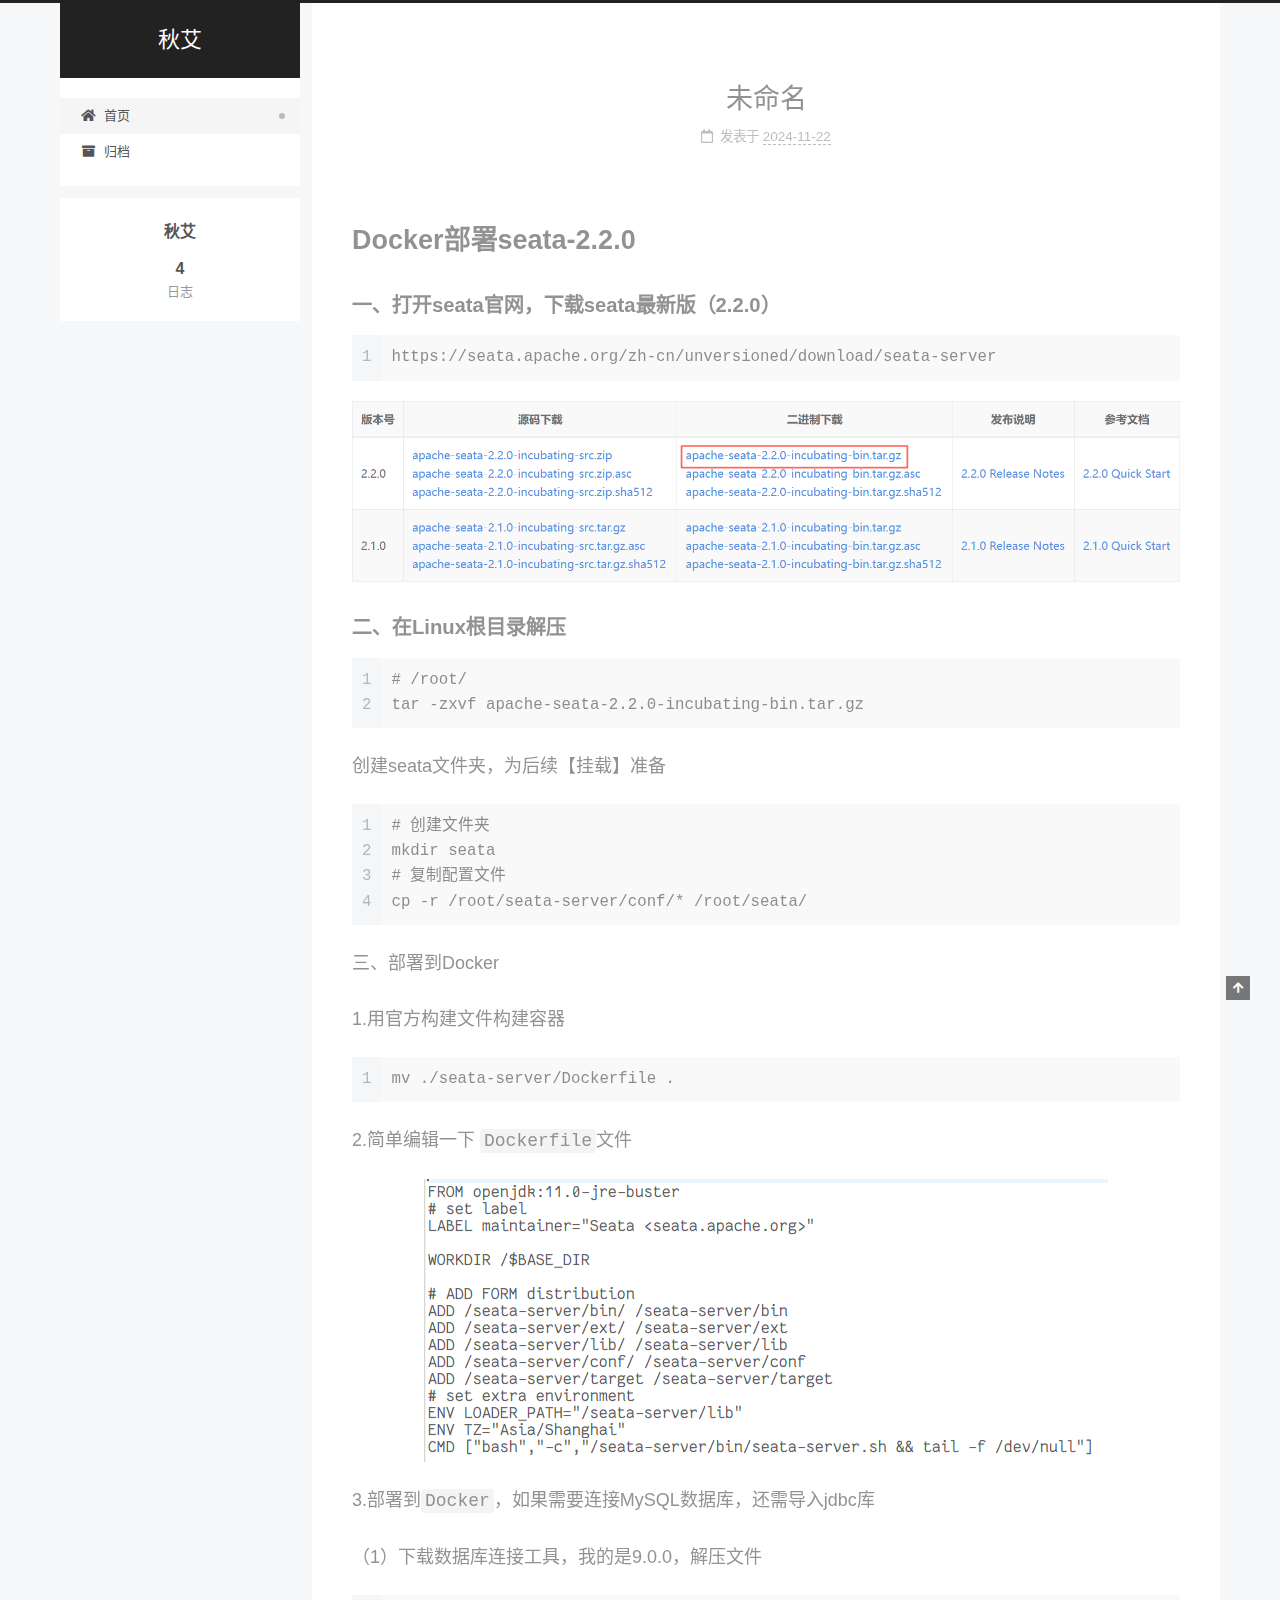
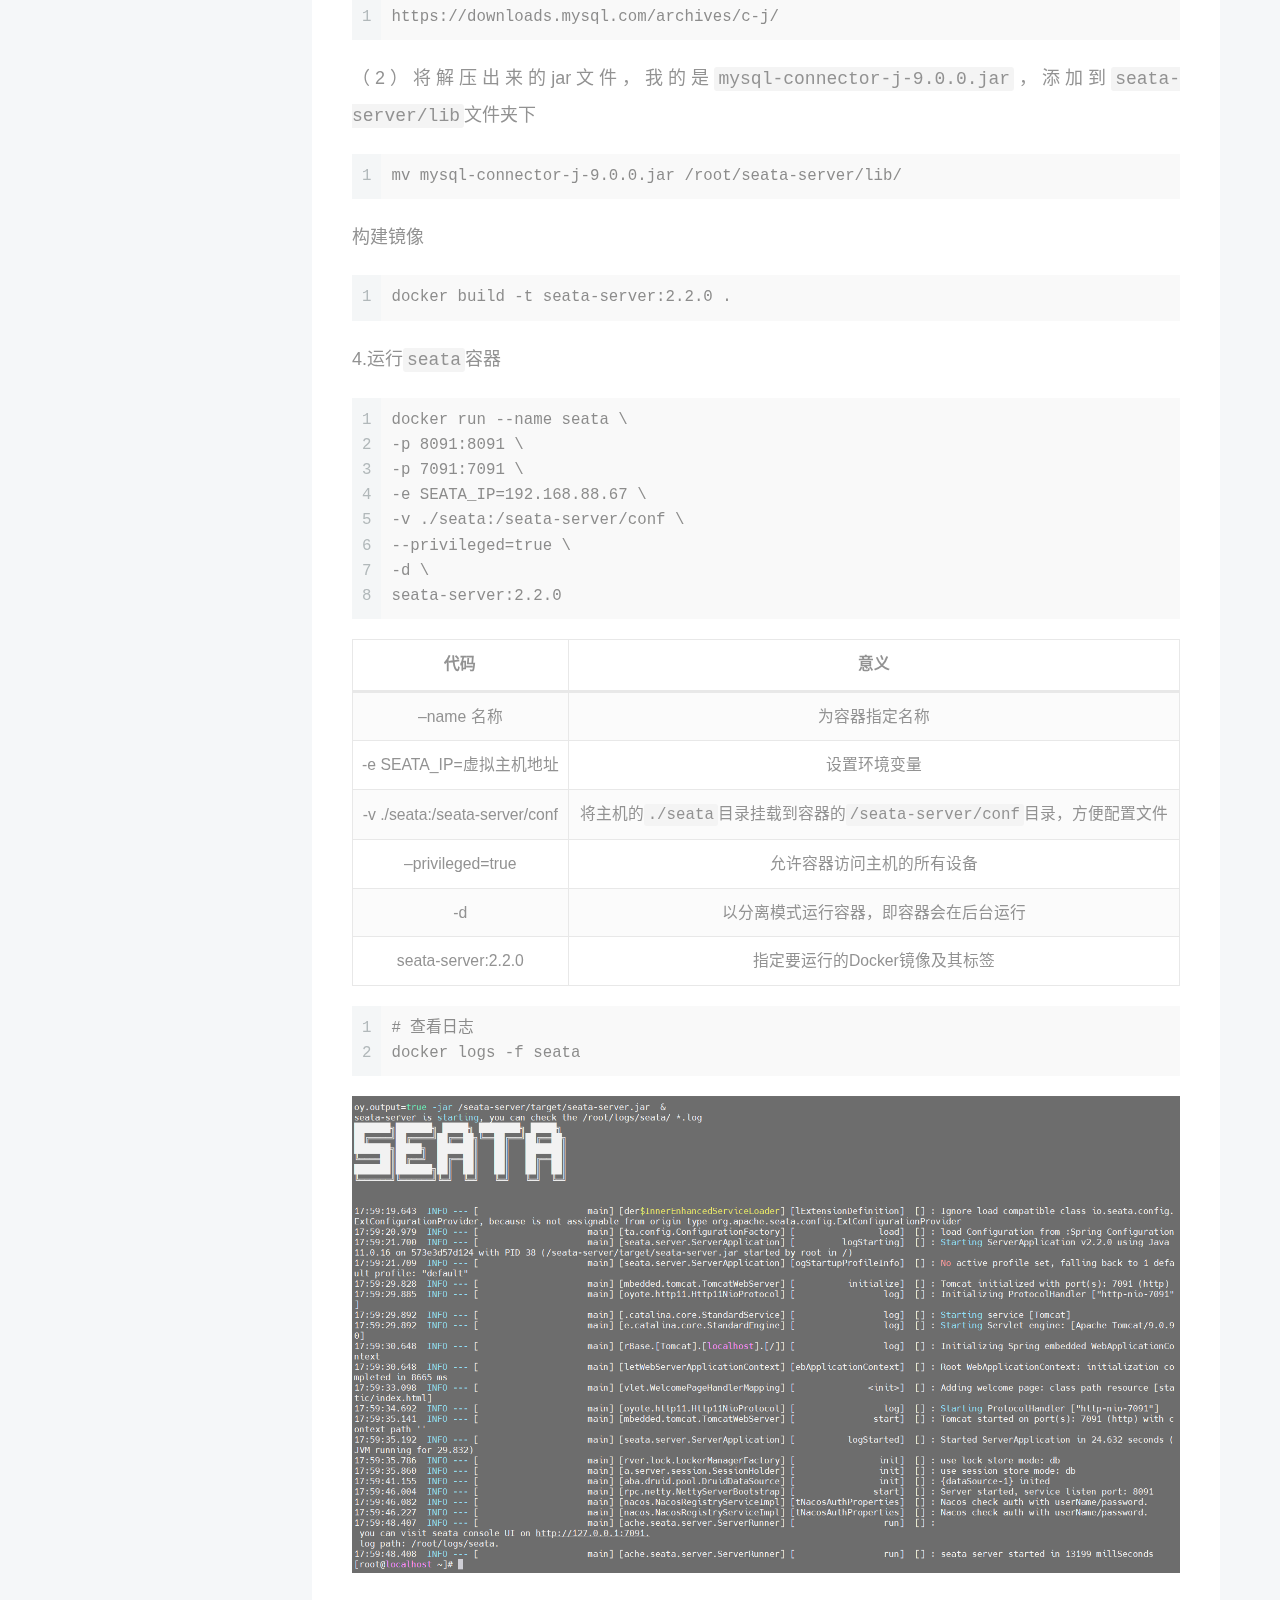
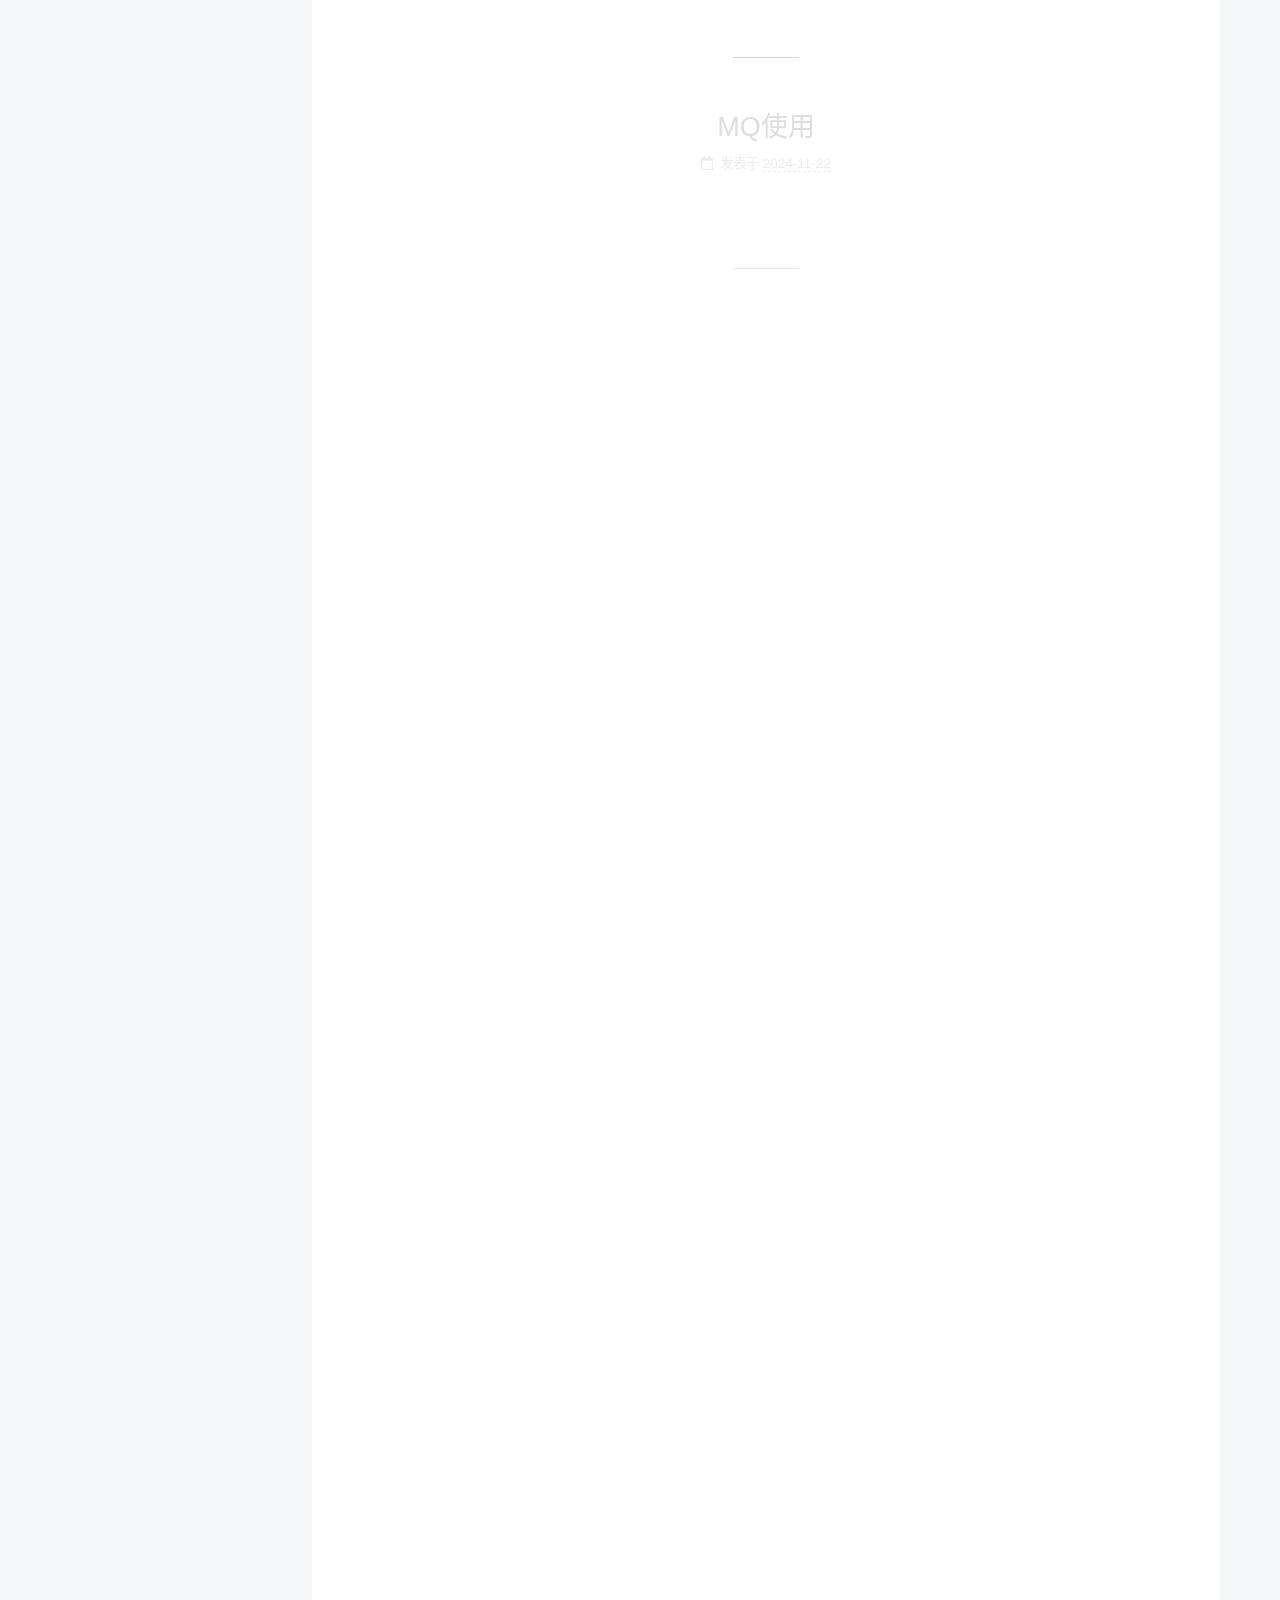
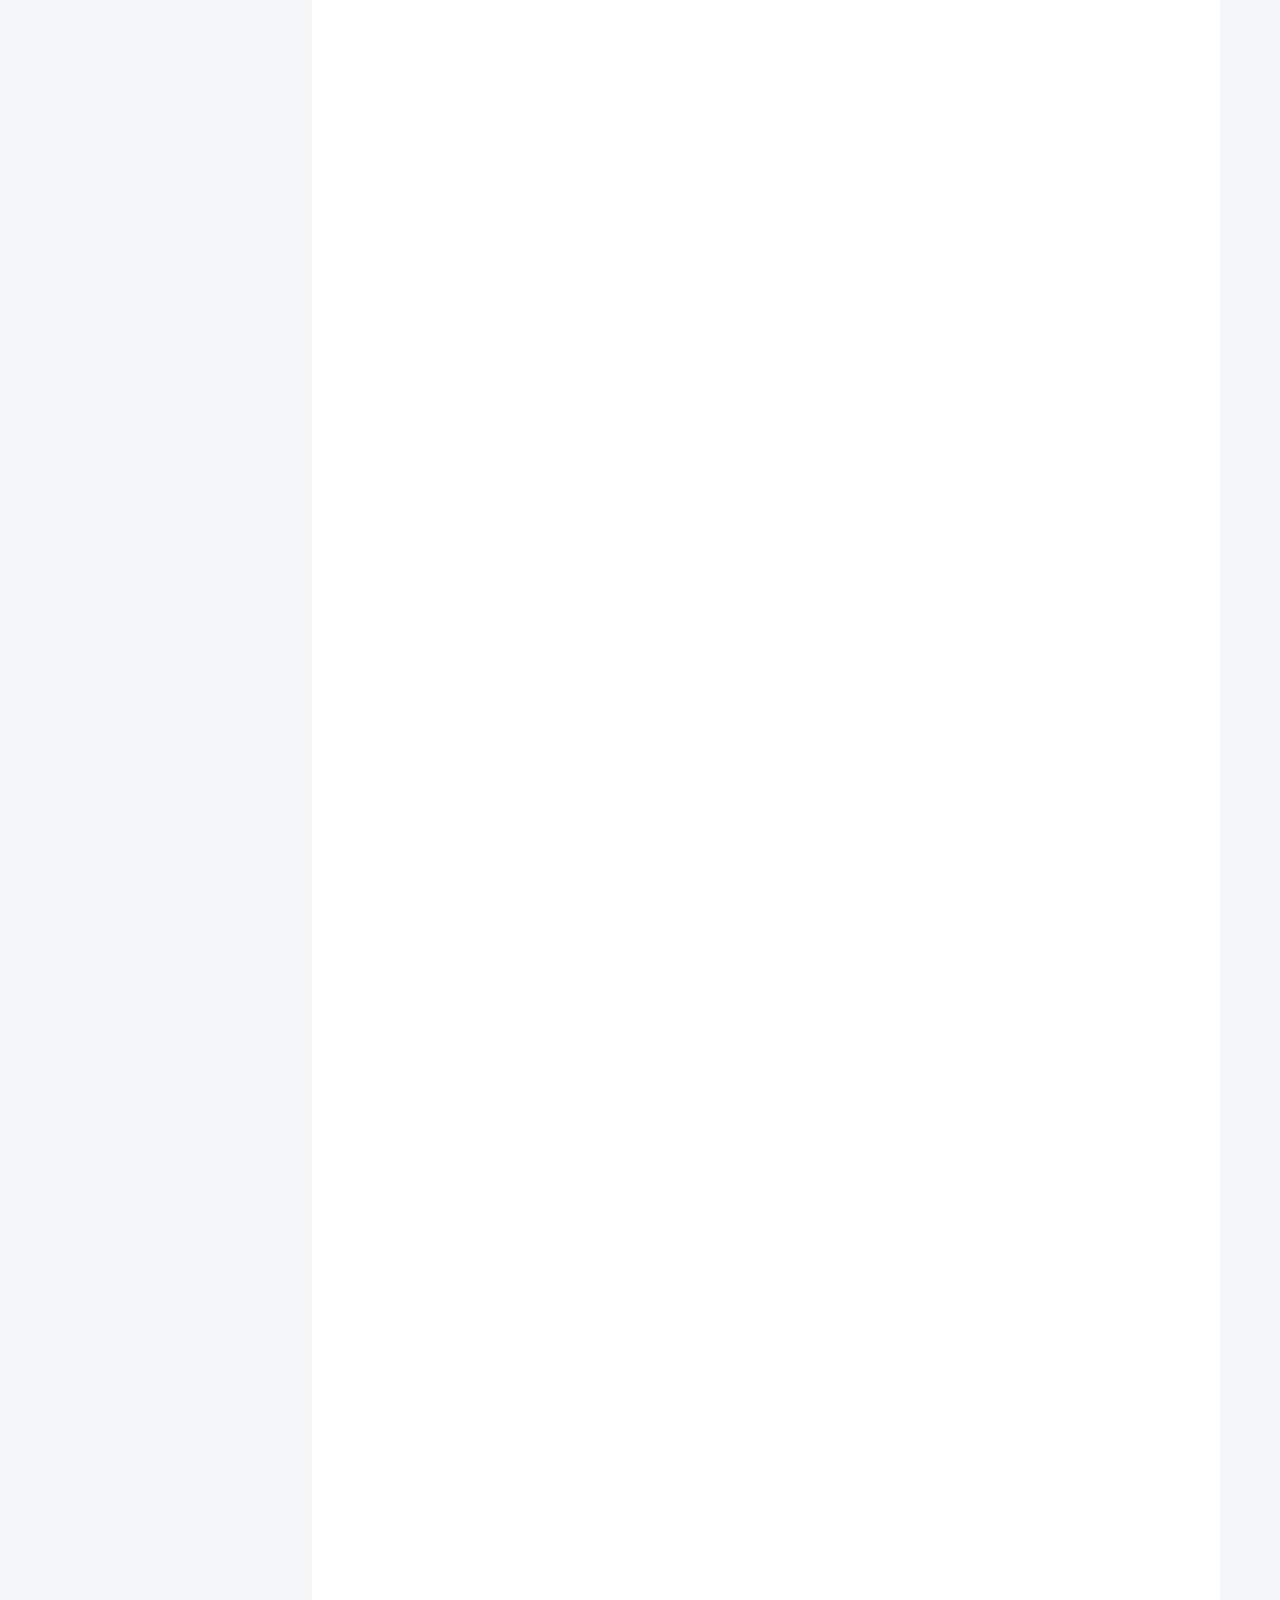
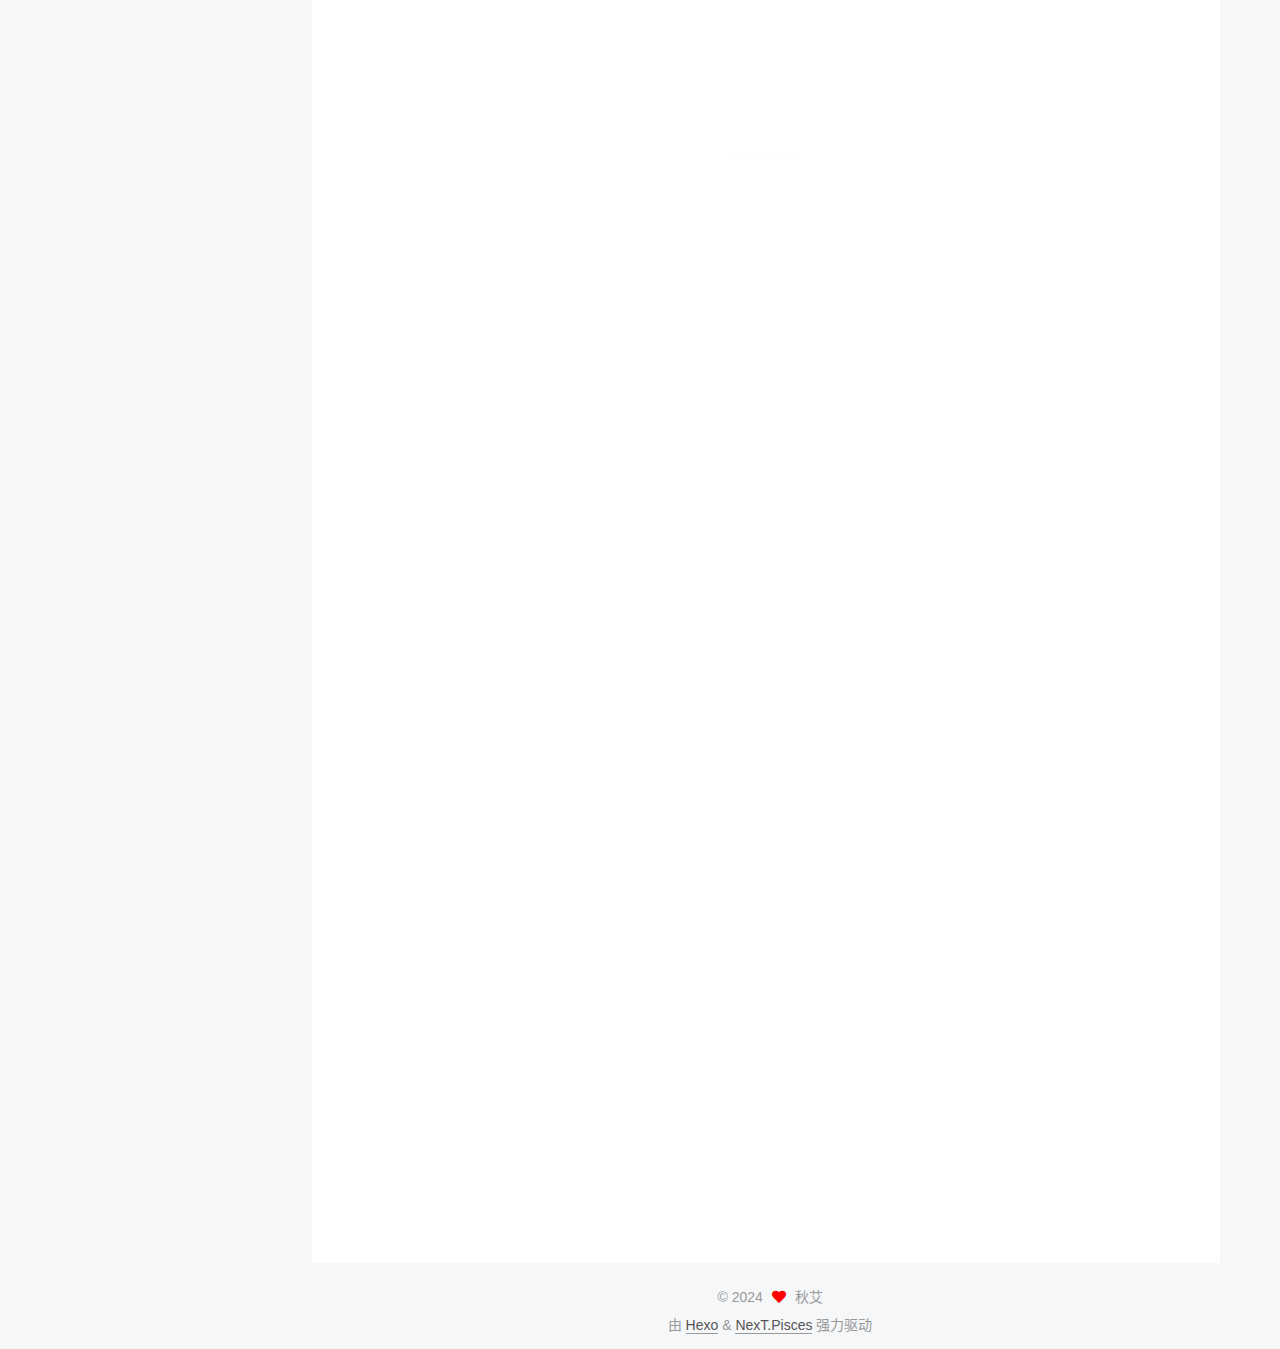
<file: index.html>
<!DOCTYPE html>
<html lang="zh-CN">
<head>
  <meta charset="UTF-8">
<meta name="viewport" content="width=device-width, initial-scale=1, maximum-scale=2">
<meta name="theme-color" content="#222">
<meta name="generator" content="Hexo 7.3.0">
  <link rel="apple-touch-icon" sizes="180x180" href="/images/apple-touch-icon-next.png">
  <link rel="icon" type="image/png" sizes="32x32" href="/images/favicon-32x32-next.png">
  <link rel="icon" type="image/png" sizes="16x16" href="/images/favicon-16x16-next.png">
  <link rel="mask-icon" href="/images/logo.svg" color="#222">

<link rel="stylesheet" href="/css/main.css">


<link rel="stylesheet" href="/lib/font-awesome/css/all.min.css">

<script id="hexo-configurations">
    var NexT = window.NexT || {};
    var CONFIG = {"hostname":"went9886.github.io","root":"/","scheme":"Pisces","version":"7.8.0","exturl":false,"sidebar":{"position":"left","display":"post","padding":18,"offset":12,"onmobile":false},"copycode":{"enable":true,"show_result":true,"style":null},"back2top":{"enable":true,"sidebar":false,"scrollpercent":false},"bookmark":{"enable":false,"color":"#222","save":"auto"},"fancybox":false,"mediumzoom":false,"lazyload":false,"pangu":false,"comments":{"style":"tabs","active":null,"storage":true,"lazyload":false,"nav":null},"algolia":{"hits":{"per_page":10},"labels":{"input_placeholder":"Search for Posts","hits_empty":"We didn't find any results for the search: ${query}","hits_stats":"${hits} results found in ${time} ms"}},"localsearch":{"enable":false,"trigger":"auto","top_n_per_article":1,"unescape":false,"preload":false},"motion":{"enable":true,"async":false,"transition":{"post_block":"fadeIn","post_header":"slideDownIn","post_body":"slideDownIn","coll_header":"slideLeftIn","sidebar":"slideUpIn"}}};
  </script>

  <meta property="og:type" content="website">
<meta property="og:title" content="秋艾">
<meta property="og:url" content="https://went9886.github.io/index.html">
<meta property="og:site_name" content="秋艾">
<meta property="og:locale" content="zh_CN">
<meta property="article:author" content="秋艾">
<meta name="twitter:card" content="summary">

<link rel="canonical" href="https://went9886.github.io/">


<script id="page-configurations">
  // https://hexo.io/docs/variables.html
  CONFIG.page = {
    sidebar: "",
    isHome : true,
    isPost : false,
    lang   : 'zh-CN'
  };
</script>

  <title>秋艾</title>
  






  <noscript>
  <style>
  .use-motion .brand,
  .use-motion .menu-item,
  .sidebar-inner,
  .use-motion .post-block,
  .use-motion .pagination,
  .use-motion .comments,
  .use-motion .post-header,
  .use-motion .post-body,
  .use-motion .collection-header { opacity: initial; }

  .use-motion .site-title,
  .use-motion .site-subtitle {
    opacity: initial;
    top: initial;
  }

  .use-motion .logo-line-before i { left: initial; }
  .use-motion .logo-line-after i { right: initial; }
  </style>
</noscript>

</head>

<body itemscope itemtype="http://schema.org/WebPage">
  <div class="container use-motion">
    <div class="headband"></div>

    <header class="header" itemscope itemtype="http://schema.org/WPHeader">
      <div class="header-inner"><div class="site-brand-container">
  <div class="site-nav-toggle">
    <div class="toggle" aria-label="切换导航栏">
      <span class="toggle-line toggle-line-first"></span>
      <span class="toggle-line toggle-line-middle"></span>
      <span class="toggle-line toggle-line-last"></span>
    </div>
  </div>

  <div class="site-meta">

    <a href="/" class="brand" rel="start">
      <span class="logo-line-before"><i></i></span>
      <h1 class="site-title">秋艾</h1>
      <span class="logo-line-after"><i></i></span>
    </a>
  </div>

  <div class="site-nav-right">
    <div class="toggle popup-trigger">
    </div>
  </div>
</div>




<nav class="site-nav">
  <ul id="menu" class="main-menu menu">
        <li class="menu-item menu-item-home">

    <a href="/" rel="section"><i class="fa fa-home fa-fw"></i>首页</a>

  </li>
        <li class="menu-item menu-item-archives">

    <a href="/archives/" rel="section"><i class="fa fa-archive fa-fw"></i>归档</a>

  </li>
  </ul>
</nav>




</div>
    </header>

    
  <div class="back-to-top">
    <i class="fa fa-arrow-up"></i>
    <span>0%</span>
  </div>
  <div class="reading-progress-bar"></div>


    <main class="main">
      <div class="main-inner">
        <div class="content-wrap">
          

          <div class="content index posts-expand">
            
      
  
  
  <article itemscope itemtype="http://schema.org/Article" class="post-block" lang="zh-CN">
    <link itemprop="mainEntityOfPage" href="https://went9886.github.io/2024/11/22/seate%20v2.2.0%20%E5%AE%89%E8%A3%85/">

    <span hidden itemprop="author" itemscope itemtype="http://schema.org/Person">
      <meta itemprop="image" content="/images/avatar.gif">
      <meta itemprop="name" content="秋艾">
      <meta itemprop="description" content="">
    </span>

    <span hidden itemprop="publisher" itemscope itemtype="http://schema.org/Organization">
      <meta itemprop="name" content="秋艾">
    </span>
      <header class="post-header">
        <h2 class="post-title" itemprop="name headline">
          
            <a href="/2024/11/22/seate%20v2.2.0%20%E5%AE%89%E8%A3%85/" class="post-title-link" itemprop="url">未命名</a>
        </h2>

        <div class="post-meta">
            <span class="post-meta-item">
              <span class="post-meta-item-icon">
                <i class="far fa-calendar"></i>
              </span>
              <span class="post-meta-item-text">发表于</span>
              

              <time title="创建时间：2024-11-22 12:20:08 / 修改时间：14:06:42" itemprop="dateCreated datePublished" datetime="2024-11-22T12:20:08+08:00">2024-11-22</time>
            </span>

          

        </div>
      </header>

    
    
    
    <div class="post-body" itemprop="articleBody">

      
          <h1 id="Docker部署seata-2-2-0"><a href="#Docker部署seata-2-2-0" class="headerlink" title="Docker部署seata-2.2.0"></a>Docker部署seata-2.2.0</h1><h4 id="一、打开seata官网，下载seata最新版（2-2-0）"><a href="#一、打开seata官网，下载seata最新版（2-2-0）" class="headerlink" title="一、打开seata官网，下载seata最新版（2.2.0）"></a>一、打开seata官网，下载seata最新版（2.2.0）</h4><figure class="highlight plaintext"><table><tr><td class="gutter"><pre><span class="line">1</span><br></pre></td><td class="code"><pre><span class="line">https://seata.apache.org/zh-cn/unversioned/download/seata-server</span><br></pre></td></tr></table></figure>

<p><img src="/images/seata_down.png"></p>
<h4 id="二、在Linux根目录解压"><a href="#二、在Linux根目录解压" class="headerlink" title="二、在Linux根目录解压"></a>二、在Linux根目录解压</h4><figure class="highlight plaintext"><table><tr><td class="gutter"><pre><span class="line">1</span><br><span class="line">2</span><br></pre></td><td class="code"><pre><span class="line"># /root/</span><br><span class="line">tar -zxvf apache-seata-2.2.0-incubating-bin.tar.gz</span><br></pre></td></tr></table></figure>

<p>创建seata文件夹，为后续【挂载】准备</p>
<figure class="highlight plaintext"><table><tr><td class="gutter"><pre><span class="line">1</span><br><span class="line">2</span><br><span class="line">3</span><br><span class="line">4</span><br></pre></td><td class="code"><pre><span class="line"># 创建文件夹</span><br><span class="line">mkdir seata</span><br><span class="line"># 复制配置文件</span><br><span class="line">cp -r /root/seata-server/conf/* /root/seata/</span><br></pre></td></tr></table></figure>

<p>三、部署到Docker</p>
<p>1.用官方构建文件构建容器</p>
<figure class="highlight plaintext"><table><tr><td class="gutter"><pre><span class="line">1</span><br></pre></td><td class="code"><pre><span class="line">mv ./seata-server/Dockerfile .</span><br></pre></td></tr></table></figure>

<p>2.简单编辑一下 <code>Dockerfile</code>文件</p>
<p><img src="/images/simple_edit2.png"></p>
<p>3.部署到<code>Docker</code>，如果需要连接MySQL数据库，还需导入jdbc库</p>
<p>（1）下载数据库连接工具，我的是9.0.0，解压文件</p>
<figure class="highlight plaintext"><table><tr><td class="gutter"><pre><span class="line">1</span><br></pre></td><td class="code"><pre><span class="line">https://downloads.mysql.com/archives/c-j/</span><br></pre></td></tr></table></figure>

<p>（2）将解压出来的jar文件，我的是<code>mysql-connector-j-9.0.0.jar</code>，添加到<code>seata-server/lib</code>文件夹下</p>
<figure class="highlight plaintext"><table><tr><td class="gutter"><pre><span class="line">1</span><br></pre></td><td class="code"><pre><span class="line">mv mysql-connector-j-9.0.0.jar /root/seata-server/lib/</span><br></pre></td></tr></table></figure>

<p>构建镜像</p>
<figure class="highlight plaintext"><table><tr><td class="gutter"><pre><span class="line">1</span><br></pre></td><td class="code"><pre><span class="line">docker build -t seata-server:2.2.0 .</span><br></pre></td></tr></table></figure>

<p>4.运行<code>seata</code>容器</p>
<figure class="highlight plaintext"><table><tr><td class="gutter"><pre><span class="line">1</span><br><span class="line">2</span><br><span class="line">3</span><br><span class="line">4</span><br><span class="line">5</span><br><span class="line">6</span><br><span class="line">7</span><br><span class="line">8</span><br></pre></td><td class="code"><pre><span class="line">docker run --name seata \</span><br><span class="line">-p 8091:8091 \</span><br><span class="line">-p 7091:7091 \</span><br><span class="line">-e SEATA_IP=192.168.88.67 \</span><br><span class="line">-v ./seata:/seata-server/conf \</span><br><span class="line">--privileged=true \</span><br><span class="line">-d \</span><br><span class="line">seata-server:2.2.0</span><br></pre></td></tr></table></figure>

<table>
<thead>
<tr>
<th align="center">代码</th>
<th align="center">意义</th>
</tr>
</thead>
<tbody><tr>
<td align="center">–name 名称</td>
<td align="center">为容器指定名称</td>
</tr>
<tr>
<td align="center">-e SEATA_IP&#x3D;虚拟主机地址</td>
<td align="center">设置环境变量</td>
</tr>
<tr>
<td align="center">-v .&#x2F;seata:&#x2F;seata-server&#x2F;conf</td>
<td align="center">将主机的<code>./seata</code>目录挂载到容器的<code>/seata-server/conf</code>目录，方便配置文件</td>
</tr>
<tr>
<td align="center">–privileged&#x3D;true</td>
<td align="center">允许容器访问主机的所有设备</td>
</tr>
<tr>
<td align="center">-d</td>
<td align="center">以分离模式运行容器，即容器会在后台运行</td>
</tr>
<tr>
<td align="center">seata-server:2.2.0</td>
<td align="center">指定要运行的Docker镜像及其标签</td>
</tr>
</tbody></table>
<figure class="highlight plaintext"><table><tr><td class="gutter"><pre><span class="line">1</span><br><span class="line">2</span><br></pre></td><td class="code"><pre><span class="line"># 查看日志</span><br><span class="line">docker logs -f seata</span><br></pre></td></tr></table></figure>

<p><img src="/./images/seata_run_success.png"></p>

      
    </div>

    
    
    
      <footer class="post-footer">
        <div class="post-eof"></div>
      </footer>
  </article>
  
  
  

      
  
  
  <article itemscope itemtype="http://schema.org/Article" class="post-block" lang="zh-CN">
    <link itemprop="mainEntityOfPage" href="https://went9886.github.io/2024/11/22/mq/">

    <span hidden itemprop="author" itemscope itemtype="http://schema.org/Person">
      <meta itemprop="image" content="/images/avatar.gif">
      <meta itemprop="name" content="秋艾">
      <meta itemprop="description" content="">
    </span>

    <span hidden itemprop="publisher" itemscope itemtype="http://schema.org/Organization">
      <meta itemprop="name" content="秋艾">
    </span>
      <header class="post-header">
        <h2 class="post-title" itemprop="name headline">
          
            <a href="/2024/11/22/mq/" class="post-title-link" itemprop="url">MQ使用</a>
        </h2>

        <div class="post-meta">
            <span class="post-meta-item">
              <span class="post-meta-item-icon">
                <i class="far fa-calendar"></i>
              </span>
              <span class="post-meta-item-text">发表于</span>
              

              <time title="创建时间：2024-11-22 09:54:23 / 修改时间：10:42:16" itemprop="dateCreated datePublished" datetime="2024-11-22T09:54:23+08:00">2024-11-22</time>
            </span>

          

        </div>
      </header>

    
    
    
    <div class="post-body" itemprop="articleBody">

      
          
      
    </div>

    
    
    
      <footer class="post-footer">
        <div class="post-eof"></div>
      </footer>
  </article>
  
  
  

      
  
  
  <article itemscope itemtype="http://schema.org/Article" class="post-block" lang="zh-CN">
    <link itemprop="mainEntityOfPage" href="https://went9886.github.io/2024/11/22/%E5%BE%AE%E6%9C%8D%E5%8A%A1%E9%97%AE%E9%A2%98/">

    <span hidden itemprop="author" itemscope itemtype="http://schema.org/Person">
      <meta itemprop="image" content="/images/avatar.gif">
      <meta itemprop="name" content="秋艾">
      <meta itemprop="description" content="">
    </span>

    <span hidden itemprop="publisher" itemscope itemtype="http://schema.org/Organization">
      <meta itemprop="name" content="秋艾">
    </span>
      <header class="post-header">
        <h2 class="post-title" itemprop="name headline">
          
            <a href="/2024/11/22/%E5%BE%AE%E6%9C%8D%E5%8A%A1%E9%97%AE%E9%A2%98/" class="post-title-link" itemprop="url">微服务问题</a>
        </h2>

        <div class="post-meta">
            <span class="post-meta-item">
              <span class="post-meta-item-icon">
                <i class="far fa-calendar"></i>
              </span>
              <span class="post-meta-item-text">发表于</span>
              

              <time title="创建时间：2024-11-22 08:27:41 / 修改时间：08:57:47" itemprop="dateCreated datePublished" datetime="2024-11-22T08:27:41+08:00">2024-11-22</time>
            </span>

          

        </div>
      </header>

    
    
    
    <div class="post-body" itemprop="articleBody">

      
          <h2 id="视频02-09"><a href="#视频02-09" class="headerlink" title="视频02-09"></a>视频02-09</h2><p><strong><code>@ConditionalOnClass(DispatcherServlet.class)</code></strong>:</p>
<ul>
<li>这个注解表示只有在类路径中存在 <code>DispatcherServlet</code> 类时，这个配置类才会被加载。<u><strong><code>DispatcherServlet</code> 是Spring MVC的核心Servlet</strong></u>，如果没有这个类，说明Spring MVC可能没有正确配置，因此这个配置类也不会生效。</li>
</ul>
<h1 id="微服务笔记"><a href="#微服务笔记" class="headerlink" title="微服务笔记"></a>微服务笔记</h1><h2 id="02-13-配置管理-动态路由"><a href="#02-13-配置管理-动态路由" class="headerlink" title="02-13.配置管理-动态路由"></a>02-13.配置管理-动态路由</h2><h4 id="Exector：-线程池"><a href="#Exector：-线程池" class="headerlink" title="Exector： 线程池"></a>Exector： 线程池</h4><figure class="highlight plaintext"><table><tr><td class="gutter"><pre><span class="line">1</span><br><span class="line">2</span><br><span class="line">3</span><br><span class="line">4</span><br><span class="line">5</span><br><span class="line">6</span><br><span class="line">7</span><br><span class="line">8</span><br><span class="line">9</span><br><span class="line">10</span><br></pre></td><td class="code"><pre><span class="line">&lt;!--nacos配置管理--&gt;</span><br><span class="line">&lt;dependency&gt;</span><br><span class="line">    &lt;groupId&gt;com.alibaba.cloud&lt;/groupId&gt;</span><br><span class="line">    &lt;artifactId&gt;spring-cloud-starter-alibaba-nacos-config&lt;/artifactId&gt;</span><br><span class="line">&lt;/dependency&gt;</span><br><span class="line">&lt;!--读取bootstrap文件--&gt;</span><br><span class="line">&lt;dependency&gt;</span><br><span class="line">    &lt;groupId&gt;org.springframework.cloud&lt;/groupId&gt;</span><br><span class="line">    &lt;artifactId&gt;spring-cloud-starter-bootstrap&lt;/artifactId&gt;</span><br><span class="line">&lt;/dependency&gt;</span><br></pre></td></tr></table></figure>

<figure class="highlight plaintext"><table><tr><td class="gutter"><pre><span class="line">1</span><br></pre></td><td class="code"><pre><span class="line">@PostConstruct //在bean初始化之后执行</span><br></pre></td></tr></table></figure>

<figure class="highlight plaintext"><table><tr><td class="gutter"><pre><span class="line">1</span><br><span class="line">2</span><br><span class="line">3</span><br><span class="line">4</span><br><span class="line">5</span><br><span class="line">6</span><br><span class="line">7</span><br><span class="line">8</span><br><span class="line">9</span><br><span class="line">10</span><br><span class="line">11</span><br><span class="line">12</span><br><span class="line">13</span><br><span class="line">14</span><br><span class="line">15</span><br><span class="line">16</span><br><span class="line">17</span><br><span class="line">18</span><br><span class="line">19</span><br><span class="line">20</span><br><span class="line">21</span><br><span class="line">22</span><br><span class="line">23</span><br><span class="line">24</span><br><span class="line">25</span><br><span class="line">26</span><br><span class="line">27</span><br><span class="line">28</span><br><span class="line">29</span><br><span class="line">30</span><br><span class="line">31</span><br><span class="line">32</span><br><span class="line">33</span><br><span class="line">34</span><br><span class="line">35</span><br><span class="line">36</span><br><span class="line">37</span><br><span class="line">38</span><br><span class="line">39</span><br><span class="line">40</span><br><span class="line">41</span><br><span class="line">42</span><br><span class="line">43</span><br><span class="line">44</span><br><span class="line">45</span><br><span class="line">46</span><br><span class="line">47</span><br><span class="line">48</span><br><span class="line">49</span><br><span class="line">50</span><br><span class="line">51</span><br><span class="line">52</span><br></pre></td><td class="code"><pre><span class="line">@Component</span><br><span class="line">@Slf4j</span><br><span class="line">@RequiredArgsConstructor</span><br><span class="line">public class DynamicRouteLoader &#123;</span><br><span class="line"></span><br><span class="line">    private final NacosConfigManager nacosConfigManager;</span><br><span class="line">    private final RouteDefinitionWriter writer;</span><br><span class="line">    private final String dataId = &quot;gateway-routes.json&quot;; //nacos中配置表id</span><br><span class="line">    private final String group = &quot;DEFAULT_GROUP&quot;; //nacos配置表分组</span><br><span class="line">    private final Set&lt;String&gt; routeIds = new HashSet&lt;&gt;(); //旧的路由表</span><br><span class="line"></span><br><span class="line"></span><br><span class="line">    @PostConstruct //在bean初始化之后执行</span><br><span class="line">    public void initRouteConfigListener() throws NacosException &#123;</span><br><span class="line">        //1.项目启动时，先拉取一次配置，并且添加配置监听器</span><br><span class="line">        String configInfo = nacosConfigManager.getConfigService()</span><br><span class="line">                .getConfigAndSignListener(dataId, group, 5000, new Listener() &#123;</span><br><span class="line">                    @Override</span><br><span class="line">                    public Executor getExecutor() &#123;</span><br><span class="line">                        return null;</span><br><span class="line">                    &#125;</span><br><span class="line">                    @Override</span><br><span class="line">                    public void receiveConfigInfo(String configInfo) &#123; //监听配置表更新</span><br><span class="line">                        //2.监听到配置变更，需要去更新路由表</span><br><span class="line">                        updateConfigInfo(configInfo);</span><br><span class="line">                    &#125;</span><br><span class="line">                &#125;);</span><br><span class="line">        //3.第一次读取到配置，也需要更新到路由表</span><br><span class="line">        updateConfigInfo(configInfo);</span><br><span class="line">    &#125;</span><br><span class="line"></span><br><span class="line">    public void updateConfigInfo(String configInfo)&#123;</span><br><span class="line">        log.info(&quot;监听到路由配置信息：&#123;&#125;&quot;, configInfo);</span><br><span class="line">        // 1.解析配置文件，转换为json文件</span><br><span class="line">        List&lt;RouteDefinition&gt; routeDefinitions = JSONUtil.toList(configInfo, RouteDefinition.class);</span><br><span class="line">        //2.删除旧的路由表</span><br><span class="line">        for (String routeId : routeIds) &#123;</span><br><span class="line">        	//更新之前删除旧的路由表</span><br><span class="line">            writer.delete(Mono.just(routeId)).subscribe();</span><br><span class="line">        &#125;</span><br><span class="line">        //清空路由表，每一次删除都是新的路由信息</span><br><span class="line">        routeIds.clear();</span><br><span class="line">        //3.更新路由表</span><br><span class="line">        for (RouteDefinition routeDefinition : routeDefinitions) &#123;</span><br><span class="line">            //3.1更新路由表</span><br><span class="line">            writer.save(Mono.just(routeDefinition)).subscribe();</span><br><span class="line">            //3.2记录路由id, 便于下一次更新时删除</span><br><span class="line">            routeIds.add(routeDefinition.getId());</span><br><span class="line">        &#125;</span><br><span class="line">    &#125;</span><br><span class="line">&#125;</span><br><span class="line"></span><br></pre></td></tr></table></figure>

<figure class="highlight plaintext"><table><tr><td class="gutter"><pre><span class="line">1</span><br><span class="line">2</span><br><span class="line">3</span><br><span class="line">4</span><br><span class="line">5</span><br><span class="line">6</span><br><span class="line">7</span><br><span class="line">8</span><br><span class="line">9</span><br><span class="line">10</span><br></pre></td><td class="code"><pre><span class="line">public interface RouteDefinitionWriter &#123;</span><br><span class="line">	/**</span><br><span class="line">	* 更新路由到路由表，如果路由id重复，则会覆盖旧的路由</span><br><span class="line">	**/</span><br><span class="line">    Mono&lt;Void&gt; save(Mono&lt;RouteDefinition&gt; route);</span><br><span class="line">	/**</span><br><span class="line">	* 根据路由id删除某个路由</span><br><span class="line">	**/</span><br><span class="line">    Mono&lt;Void&gt; delete(Mono&lt;String&gt; routeId);</span><br><span class="line">&#125;</span><br></pre></td></tr></table></figure>

<h2 id="微服务Docker部署seata"><a href="#微服务Docker部署seata" class="headerlink" title="微服务Docker部署seata"></a>微服务Docker部署seata</h2><h3 id="seata命令"><a href="#seata命令" class="headerlink" title="seata命令"></a>seata命令</h3><figure class="highlight plaintext"><table><tr><td class="gutter"><pre><span class="line">1</span><br><span class="line">2</span><br><span class="line">3</span><br><span class="line">4</span><br><span class="line">5</span><br><span class="line">6</span><br><span class="line">7</span><br><span class="line">8</span><br><span class="line">9</span><br></pre></td><td class="code"><pre><span class="line">docker run --name seata \</span><br><span class="line">-p 8099:8099 \</span><br><span class="line">-p 7099:7099 \</span><br><span class="line">-e SEATA_IP=192.168.88.67 \</span><br><span class="line">-v ./seata:/seata-server/resources \</span><br><span class="line">--privileged=true \</span><br><span class="line">--network hm-net \</span><br><span class="line">-d \</span><br><span class="line">seataio/seata-server:2.2.0</span><br></pre></td></tr></table></figure>


      
    </div>

    
    
    
      <footer class="post-footer">
        <div class="post-eof"></div>
      </footer>
  </article>
  
  
  

      
  
  
  <article itemscope itemtype="http://schema.org/Article" class="post-block" lang="zh-CN">
    <link itemprop="mainEntityOfPage" href="https://went9886.github.io/2024/11/21/hello-world/">

    <span hidden itemprop="author" itemscope itemtype="http://schema.org/Person">
      <meta itemprop="image" content="/images/avatar.gif">
      <meta itemprop="name" content="秋艾">
      <meta itemprop="description" content="">
    </span>

    <span hidden itemprop="publisher" itemscope itemtype="http://schema.org/Organization">
      <meta itemprop="name" content="秋艾">
    </span>
      <header class="post-header">
        <h2 class="post-title" itemprop="name headline">
          
            <a href="/2024/11/21/hello-world/" class="post-title-link" itemprop="url">Hello World</a>
        </h2>

        <div class="post-meta">
            <span class="post-meta-item">
              <span class="post-meta-item-icon">
                <i class="far fa-calendar"></i>
              </span>
              <span class="post-meta-item-text">发表于</span>

              <time title="创建时间：2024-11-21 22:03:48" itemprop="dateCreated datePublished" datetime="2024-11-21T22:03:48+08:00">2024-11-21</time>
            </span>

          

        </div>
      </header>

    
    
    
    <div class="post-body" itemprop="articleBody">

      
          <p>Welcome to <a target="_blank" rel="noopener" href="https://hexo.io/">Hexo</a>! This is your very first post. Check <a target="_blank" rel="noopener" href="https://hexo.io/docs/">documentation</a> for more info. If you get any problems when using Hexo, you can find the answer in <a target="_blank" rel="noopener" href="https://hexo.io/docs/troubleshooting.html">troubleshooting</a> or you can ask me on <a target="_blank" rel="noopener" href="https://github.com/hexojs/hexo/issues">GitHub</a>.</p>
<h2 id="Quick-Start"><a href="#Quick-Start" class="headerlink" title="Quick Start"></a>Quick Start</h2><h3 id="Create-a-new-post"><a href="#Create-a-new-post" class="headerlink" title="Create a new post"></a>Create a new post</h3><figure class="highlight bash"><table><tr><td class="gutter"><pre><span class="line">1</span><br></pre></td><td class="code"><pre><span class="line">$ hexo new <span class="string">&quot;My New Post&quot;</span></span><br></pre></td></tr></table></figure>

<p>More info: <a target="_blank" rel="noopener" href="https://hexo.io/docs/writing.html">Writing</a></p>
<h3 id="Run-server"><a href="#Run-server" class="headerlink" title="Run server"></a>Run server</h3><figure class="highlight bash"><table><tr><td class="gutter"><pre><span class="line">1</span><br></pre></td><td class="code"><pre><span class="line">$ hexo server</span><br></pre></td></tr></table></figure>

<p>More info: <a target="_blank" rel="noopener" href="https://hexo.io/docs/server.html">Server</a></p>
<h3 id="Generate-static-files"><a href="#Generate-static-files" class="headerlink" title="Generate static files"></a>Generate static files</h3><figure class="highlight bash"><table><tr><td class="gutter"><pre><span class="line">1</span><br></pre></td><td class="code"><pre><span class="line">$ hexo generate</span><br></pre></td></tr></table></figure>

<p>More info: <a target="_blank" rel="noopener" href="https://hexo.io/docs/generating.html">Generating</a></p>
<h3 id="Deploy-to-remote-sites"><a href="#Deploy-to-remote-sites" class="headerlink" title="Deploy to remote sites"></a>Deploy to remote sites</h3><figure class="highlight bash"><table><tr><td class="gutter"><pre><span class="line">1</span><br></pre></td><td class="code"><pre><span class="line">$ hexo deploy</span><br></pre></td></tr></table></figure>

<p>More info: <a target="_blank" rel="noopener" href="https://hexo.io/docs/one-command-deployment.html">Deployment</a></p>

      
    </div>

    
    
    
      <footer class="post-footer">
        <div class="post-eof"></div>
      </footer>
  </article>
  
  
  


  



          </div>
          

<script>
  window.addEventListener('tabs:register', () => {
    let { activeClass } = CONFIG.comments;
    if (CONFIG.comments.storage) {
      activeClass = localStorage.getItem('comments_active') || activeClass;
    }
    if (activeClass) {
      let activeTab = document.querySelector(`a[href="#comment-${activeClass}"]`);
      if (activeTab) {
        activeTab.click();
      }
    }
  });
  if (CONFIG.comments.storage) {
    window.addEventListener('tabs:click', event => {
      if (!event.target.matches('.tabs-comment .tab-content .tab-pane')) return;
      let commentClass = event.target.classList[1];
      localStorage.setItem('comments_active', commentClass);
    });
  }
</script>

        </div>
          
  
  <div class="toggle sidebar-toggle">
    <span class="toggle-line toggle-line-first"></span>
    <span class="toggle-line toggle-line-middle"></span>
    <span class="toggle-line toggle-line-last"></span>
  </div>

  <aside class="sidebar">
    <div class="sidebar-inner">

      <ul class="sidebar-nav motion-element">
        <li class="sidebar-nav-toc">
          文章目录
        </li>
        <li class="sidebar-nav-overview">
          站点概览
        </li>
      </ul>

      <!--noindex-->
      <div class="post-toc-wrap sidebar-panel">
      </div>
      <!--/noindex-->

      <div class="site-overview-wrap sidebar-panel">
        <div class="site-author motion-element" itemprop="author" itemscope itemtype="http://schema.org/Person">
  <p class="site-author-name" itemprop="name">秋艾</p>
  <div class="site-description" itemprop="description"></div>
</div>
<div class="site-state-wrap motion-element">
  <nav class="site-state">
      <div class="site-state-item site-state-posts">
          <a href="/archives/">
        
          <span class="site-state-item-count">4</span>
          <span class="site-state-item-name">日志</span>
        </a>
      </div>
  </nav>
</div>



      </div>

    </div>
  </aside>
  <div id="sidebar-dimmer"></div>


      </div>
    </main>

    <footer class="footer">
      <div class="footer-inner">
        

        

<div class="copyright">
  
  &copy; 
  <span itemprop="copyrightYear">2024</span>
  <span class="with-love">
    <i class="fa fa-heart"></i>
  </span>
  <span class="author" itemprop="copyrightHolder">秋艾</span>
</div>
  <div class="powered-by">由 <a href="https://hexo.io/" class="theme-link" rel="noopener" target="_blank">Hexo</a> & <a href="https://pisces.theme-next.org/" class="theme-link" rel="noopener" target="_blank">NexT.Pisces</a> 强力驱动
  </div>

        








      </div>
    </footer>
  </div>

  
  <script src="/lib/anime.min.js"></script>
  <script src="/lib/pjax/pjax.min.js"></script>
  <script src="/lib/velocity/velocity.min.js"></script>
  <script src="/lib/velocity/velocity.ui.min.js"></script>

<script src="/js/utils.js"></script>

<script src="/js/motion.js"></script>


<script src="/js/schemes/pisces.js"></script>


<script src="/js/next-boot.js"></script>

  <script>
var pjax = new Pjax({
  selectors: [
    'head title',
    '#page-configurations',
    '.content-wrap',
    '.post-toc-wrap',
    '.languages',
    '#pjax'
  ],
  switches: {
    '.post-toc-wrap': Pjax.switches.innerHTML
  },
  analytics: false,
  cacheBust: false,
  scrollTo : !CONFIG.bookmark.enable
});

window.addEventListener('pjax:success', () => {
  document.querySelectorAll('script[data-pjax], script#page-configurations, #pjax script').forEach(element => {
    var code = element.text || element.textContent || element.innerHTML || '';
    var parent = element.parentNode;
    parent.removeChild(element);
    var script = document.createElement('script');
    if (element.id) {
      script.id = element.id;
    }
    if (element.className) {
      script.className = element.className;
    }
    if (element.type) {
      script.type = element.type;
    }
    if (element.src) {
      script.src = element.src;
      // Force synchronous loading of peripheral JS.
      script.async = false;
    }
    if (element.dataset.pjax !== undefined) {
      script.dataset.pjax = '';
    }
    if (code !== '') {
      script.appendChild(document.createTextNode(code));
    }
    parent.appendChild(script);
  });
  NexT.boot.refresh();
  // Define Motion Sequence & Bootstrap Motion.
  if (CONFIG.motion.enable) {
    NexT.motion.integrator
      .init()
      .add(NexT.motion.middleWares.subMenu)
      .add(NexT.motion.middleWares.postList)
      .bootstrap();
  }
  NexT.utils.updateSidebarPosition();
});
</script>




  















    <div id="pjax">
  

  

    </div>
</body>
</html>
</file>
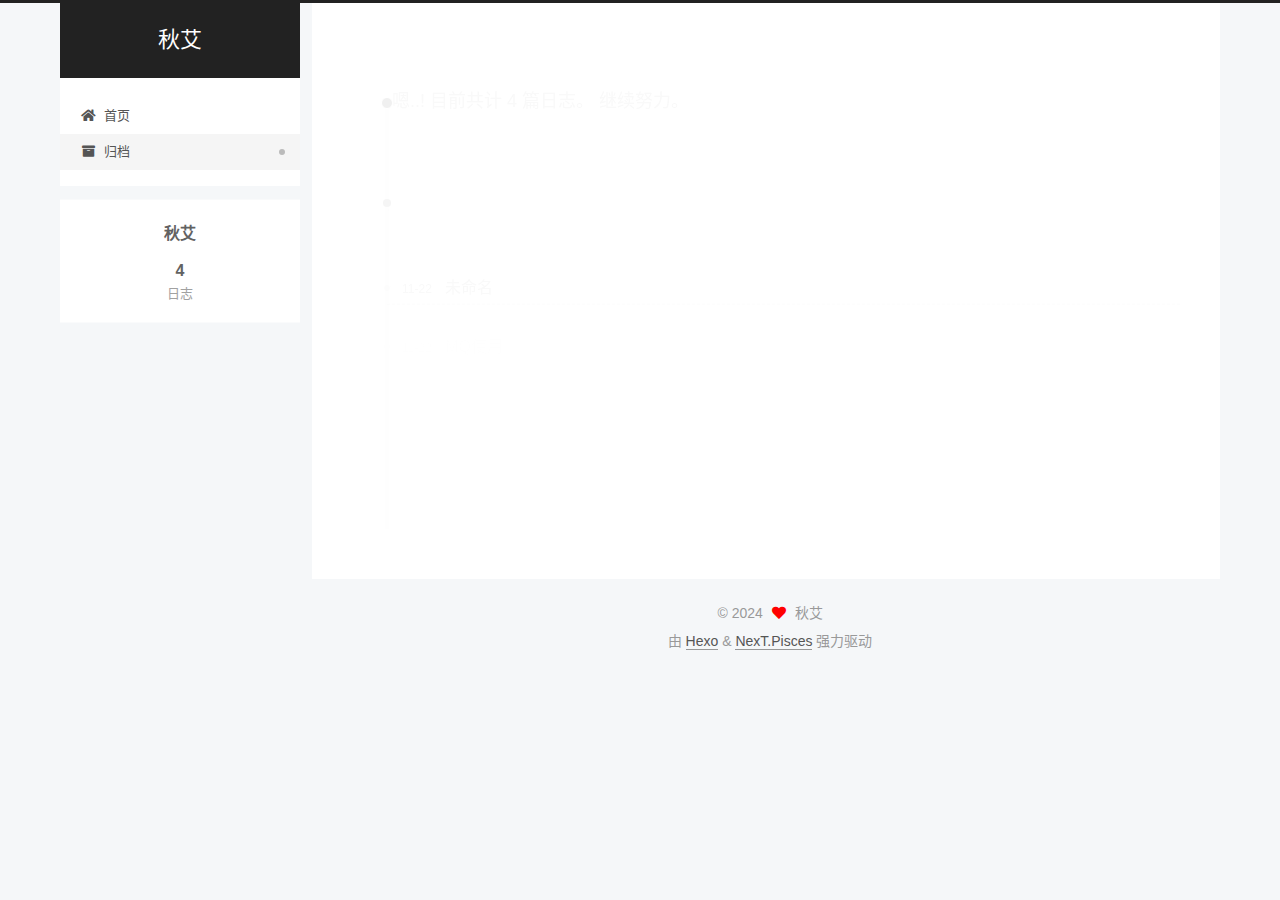
<file: archives/index.html>
<!DOCTYPE html>
<html lang="zh-CN">
<head>
  <meta charset="UTF-8">
<meta name="viewport" content="width=device-width, initial-scale=1, maximum-scale=2">
<meta name="theme-color" content="#222">
<meta name="generator" content="Hexo 7.3.0">
  <link rel="apple-touch-icon" sizes="180x180" href="/images/apple-touch-icon-next.png">
  <link rel="icon" type="image/png" sizes="32x32" href="/images/favicon-32x32-next.png">
  <link rel="icon" type="image/png" sizes="16x16" href="/images/favicon-16x16-next.png">
  <link rel="mask-icon" href="/images/logo.svg" color="#222">

<link rel="stylesheet" href="/css/main.css">


<link rel="stylesheet" href="/lib/font-awesome/css/all.min.css">

<script id="hexo-configurations">
    var NexT = window.NexT || {};
    var CONFIG = {"hostname":"went9886.github.io","root":"/","scheme":"Pisces","version":"7.8.0","exturl":false,"sidebar":{"position":"left","display":"post","padding":18,"offset":12,"onmobile":false},"copycode":{"enable":true,"show_result":true,"style":null},"back2top":{"enable":true,"sidebar":false,"scrollpercent":false},"bookmark":{"enable":false,"color":"#222","save":"auto"},"fancybox":false,"mediumzoom":false,"lazyload":false,"pangu":false,"comments":{"style":"tabs","active":null,"storage":true,"lazyload":false,"nav":null},"algolia":{"hits":{"per_page":10},"labels":{"input_placeholder":"Search for Posts","hits_empty":"We didn't find any results for the search: ${query}","hits_stats":"${hits} results found in ${time} ms"}},"localsearch":{"enable":false,"trigger":"auto","top_n_per_article":1,"unescape":false,"preload":false},"motion":{"enable":true,"async":false,"transition":{"post_block":"fadeIn","post_header":"slideDownIn","post_body":"slideDownIn","coll_header":"slideLeftIn","sidebar":"slideUpIn"}}};
  </script>

  <meta property="og:type" content="website">
<meta property="og:title" content="秋艾">
<meta property="og:url" content="https://went9886.github.io/archives/index.html">
<meta property="og:site_name" content="秋艾">
<meta property="og:locale" content="zh_CN">
<meta property="article:author" content="秋艾">
<meta name="twitter:card" content="summary">

<link rel="canonical" href="https://went9886.github.io/archives/">


<script id="page-configurations">
  // https://hexo.io/docs/variables.html
  CONFIG.page = {
    sidebar: "",
    isHome : false,
    isPost : false,
    lang   : 'zh-CN'
  };
</script>

  <title>归档 | 秋艾</title>
  






  <noscript>
  <style>
  .use-motion .brand,
  .use-motion .menu-item,
  .sidebar-inner,
  .use-motion .post-block,
  .use-motion .pagination,
  .use-motion .comments,
  .use-motion .post-header,
  .use-motion .post-body,
  .use-motion .collection-header { opacity: initial; }

  .use-motion .site-title,
  .use-motion .site-subtitle {
    opacity: initial;
    top: initial;
  }

  .use-motion .logo-line-before i { left: initial; }
  .use-motion .logo-line-after i { right: initial; }
  </style>
</noscript>

</head>

<body itemscope itemtype="http://schema.org/WebPage">
  <div class="container use-motion">
    <div class="headband"></div>

    <header class="header" itemscope itemtype="http://schema.org/WPHeader">
      <div class="header-inner"><div class="site-brand-container">
  <div class="site-nav-toggle">
    <div class="toggle" aria-label="切换导航栏">
      <span class="toggle-line toggle-line-first"></span>
      <span class="toggle-line toggle-line-middle"></span>
      <span class="toggle-line toggle-line-last"></span>
    </div>
  </div>

  <div class="site-meta">

    <a href="/" class="brand" rel="start">
      <span class="logo-line-before"><i></i></span>
      <h1 class="site-title">秋艾</h1>
      <span class="logo-line-after"><i></i></span>
    </a>
  </div>

  <div class="site-nav-right">
    <div class="toggle popup-trigger">
    </div>
  </div>
</div>




<nav class="site-nav">
  <ul id="menu" class="main-menu menu">
        <li class="menu-item menu-item-home">

    <a href="/" rel="section"><i class="fa fa-home fa-fw"></i>首页</a>

  </li>
        <li class="menu-item menu-item-archives">

    <a href="/archives/" rel="section"><i class="fa fa-archive fa-fw"></i>归档</a>

  </li>
  </ul>
</nav>




</div>
    </header>

    
  <div class="back-to-top">
    <i class="fa fa-arrow-up"></i>
    <span>0%</span>
  </div>
  <div class="reading-progress-bar"></div>


    <main class="main">
      <div class="main-inner">
        <div class="content-wrap">
          

          <div class="content archive">
            

  
  
  
  <div class="post-block">
    <div class="posts-collapse">
      <div class="collection-title">
        <span class="collection-header">嗯..! 目前共计 4 篇日志。 继续努力。</span>
      </div>

      
    <div class="collection-year">
      <span class="collection-header">2024</span>
    </div>

  <article itemscope itemtype="http://schema.org/Article">
    <header class="post-header">

      <div class="post-meta">
        <time itemprop="dateCreated"
              datetime="2024-11-22T12:20:08+08:00"
              content="2024-11-22">
          11-22
        </time>
      </div>

      <div class="post-title">
          <a class="post-title-link" href="/2024/11/22/seate%20v2.2.0%20%E5%AE%89%E8%A3%85/" itemprop="url">
            <span itemprop="name">未命名</span>
          </a>
      </div>

    </header>
  </article>

  <article itemscope itemtype="http://schema.org/Article">
    <header class="post-header">

      <div class="post-meta">
        <time itemprop="dateCreated"
              datetime="2024-11-22T09:54:23+08:00"
              content="2024-11-22">
          11-22
        </time>
      </div>

      <div class="post-title">
          <a class="post-title-link" href="/2024/11/22/mq/" itemprop="url">
            <span itemprop="name">MQ使用</span>
          </a>
      </div>

    </header>
  </article>

  <article itemscope itemtype="http://schema.org/Article">
    <header class="post-header">

      <div class="post-meta">
        <time itemprop="dateCreated"
              datetime="2024-11-22T08:27:41+08:00"
              content="2024-11-22">
          11-22
        </time>
      </div>

      <div class="post-title">
          <a class="post-title-link" href="/2024/11/22/%E5%BE%AE%E6%9C%8D%E5%8A%A1%E9%97%AE%E9%A2%98/" itemprop="url">
            <span itemprop="name">微服务问题</span>
          </a>
      </div>

    </header>
  </article>

  <article itemscope itemtype="http://schema.org/Article">
    <header class="post-header">

      <div class="post-meta">
        <time itemprop="dateCreated"
              datetime="2024-11-21T22:03:48+08:00"
              content="2024-11-21">
          11-21
        </time>
      </div>

      <div class="post-title">
          <a class="post-title-link" href="/2024/11/21/hello-world/" itemprop="url">
            <span itemprop="name">Hello World</span>
          </a>
      </div>

    </header>
  </article>


    </div>
  </div>
  
  
  

  



          </div>
          

<script>
  window.addEventListener('tabs:register', () => {
    let { activeClass } = CONFIG.comments;
    if (CONFIG.comments.storage) {
      activeClass = localStorage.getItem('comments_active') || activeClass;
    }
    if (activeClass) {
      let activeTab = document.querySelector(`a[href="#comment-${activeClass}"]`);
      if (activeTab) {
        activeTab.click();
      }
    }
  });
  if (CONFIG.comments.storage) {
    window.addEventListener('tabs:click', event => {
      if (!event.target.matches('.tabs-comment .tab-content .tab-pane')) return;
      let commentClass = event.target.classList[1];
      localStorage.setItem('comments_active', commentClass);
    });
  }
</script>

        </div>
          
  
  <div class="toggle sidebar-toggle">
    <span class="toggle-line toggle-line-first"></span>
    <span class="toggle-line toggle-line-middle"></span>
    <span class="toggle-line toggle-line-last"></span>
  </div>

  <aside class="sidebar">
    <div class="sidebar-inner">

      <ul class="sidebar-nav motion-element">
        <li class="sidebar-nav-toc">
          文章目录
        </li>
        <li class="sidebar-nav-overview">
          站点概览
        </li>
      </ul>

      <!--noindex-->
      <div class="post-toc-wrap sidebar-panel">
      </div>
      <!--/noindex-->

      <div class="site-overview-wrap sidebar-panel">
        <div class="site-author motion-element" itemprop="author" itemscope itemtype="http://schema.org/Person">
  <p class="site-author-name" itemprop="name">秋艾</p>
  <div class="site-description" itemprop="description"></div>
</div>
<div class="site-state-wrap motion-element">
  <nav class="site-state">
      <div class="site-state-item site-state-posts">
          <a href="/archives/">
        
          <span class="site-state-item-count">4</span>
          <span class="site-state-item-name">日志</span>
        </a>
      </div>
  </nav>
</div>



      </div>

    </div>
  </aside>
  <div id="sidebar-dimmer"></div>


      </div>
    </main>

    <footer class="footer">
      <div class="footer-inner">
        

        

<div class="copyright">
  
  &copy; 
  <span itemprop="copyrightYear">2024</span>
  <span class="with-love">
    <i class="fa fa-heart"></i>
  </span>
  <span class="author" itemprop="copyrightHolder">秋艾</span>
</div>
  <div class="powered-by">由 <a href="https://hexo.io/" class="theme-link" rel="noopener" target="_blank">Hexo</a> & <a href="https://pisces.theme-next.org/" class="theme-link" rel="noopener" target="_blank">NexT.Pisces</a> 强力驱动
  </div>

        








      </div>
    </footer>
  </div>

  
  <script src="/lib/anime.min.js"></script>
  <script src="/lib/pjax/pjax.min.js"></script>
  <script src="/lib/velocity/velocity.min.js"></script>
  <script src="/lib/velocity/velocity.ui.min.js"></script>

<script src="/js/utils.js"></script>

<script src="/js/motion.js"></script>


<script src="/js/schemes/pisces.js"></script>


<script src="/js/next-boot.js"></script>

  <script>
var pjax = new Pjax({
  selectors: [
    'head title',
    '#page-configurations',
    '.content-wrap',
    '.post-toc-wrap',
    '.languages',
    '#pjax'
  ],
  switches: {
    '.post-toc-wrap': Pjax.switches.innerHTML
  },
  analytics: false,
  cacheBust: false,
  scrollTo : !CONFIG.bookmark.enable
});

window.addEventListener('pjax:success', () => {
  document.querySelectorAll('script[data-pjax], script#page-configurations, #pjax script').forEach(element => {
    var code = element.text || element.textContent || element.innerHTML || '';
    var parent = element.parentNode;
    parent.removeChild(element);
    var script = document.createElement('script');
    if (element.id) {
      script.id = element.id;
    }
    if (element.className) {
      script.className = element.className;
    }
    if (element.type) {
      script.type = element.type;
    }
    if (element.src) {
      script.src = element.src;
      // Force synchronous loading of peripheral JS.
      script.async = false;
    }
    if (element.dataset.pjax !== undefined) {
      script.dataset.pjax = '';
    }
    if (code !== '') {
      script.appendChild(document.createTextNode(code));
    }
    parent.appendChild(script);
  });
  NexT.boot.refresh();
  // Define Motion Sequence & Bootstrap Motion.
  if (CONFIG.motion.enable) {
    NexT.motion.integrator
      .init()
      .add(NexT.motion.middleWares.subMenu)
      .add(NexT.motion.middleWares.postList)
      .bootstrap();
  }
  NexT.utils.updateSidebarPosition();
});
</script>




  















    <div id="pjax">
  

  

    </div>
</body>
</html>
</file>
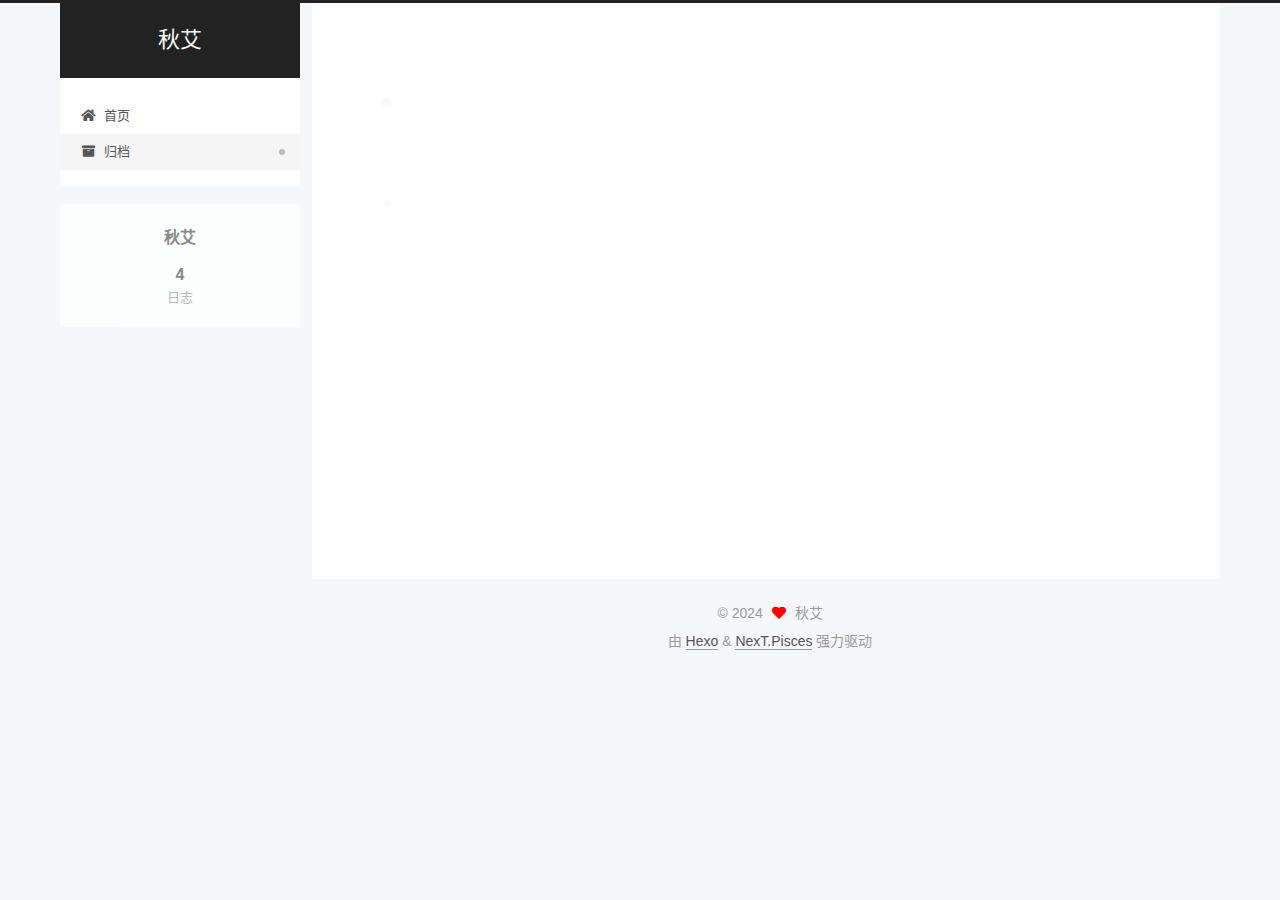
<file: archives/2024/index.html>
<!DOCTYPE html>
<html lang="zh-CN">
<head>
  <meta charset="UTF-8">
<meta name="viewport" content="width=device-width, initial-scale=1, maximum-scale=2">
<meta name="theme-color" content="#222">
<meta name="generator" content="Hexo 7.3.0">
  <link rel="apple-touch-icon" sizes="180x180" href="/images/apple-touch-icon-next.png">
  <link rel="icon" type="image/png" sizes="32x32" href="/images/favicon-32x32-next.png">
  <link rel="icon" type="image/png" sizes="16x16" href="/images/favicon-16x16-next.png">
  <link rel="mask-icon" href="/images/logo.svg" color="#222">

<link rel="stylesheet" href="/css/main.css">


<link rel="stylesheet" href="/lib/font-awesome/css/all.min.css">

<script id="hexo-configurations">
    var NexT = window.NexT || {};
    var CONFIG = {"hostname":"went9886.github.io","root":"/","scheme":"Pisces","version":"7.8.0","exturl":false,"sidebar":{"position":"left","display":"post","padding":18,"offset":12,"onmobile":false},"copycode":{"enable":true,"show_result":true,"style":null},"back2top":{"enable":true,"sidebar":false,"scrollpercent":false},"bookmark":{"enable":false,"color":"#222","save":"auto"},"fancybox":false,"mediumzoom":false,"lazyload":false,"pangu":false,"comments":{"style":"tabs","active":null,"storage":true,"lazyload":false,"nav":null},"algolia":{"hits":{"per_page":10},"labels":{"input_placeholder":"Search for Posts","hits_empty":"We didn't find any results for the search: ${query}","hits_stats":"${hits} results found in ${time} ms"}},"localsearch":{"enable":false,"trigger":"auto","top_n_per_article":1,"unescape":false,"preload":false},"motion":{"enable":true,"async":false,"transition":{"post_block":"fadeIn","post_header":"slideDownIn","post_body":"slideDownIn","coll_header":"slideLeftIn","sidebar":"slideUpIn"}}};
  </script>

  <meta property="og:type" content="website">
<meta property="og:title" content="秋艾">
<meta property="og:url" content="https://went9886.github.io/archives/2024/index.html">
<meta property="og:site_name" content="秋艾">
<meta property="og:locale" content="zh_CN">
<meta property="article:author" content="秋艾">
<meta name="twitter:card" content="summary">

<link rel="canonical" href="https://went9886.github.io/archives/2024/">


<script id="page-configurations">
  // https://hexo.io/docs/variables.html
  CONFIG.page = {
    sidebar: "",
    isHome : false,
    isPost : false,
    lang   : 'zh-CN'
  };
</script>

  <title>归档 | 秋艾</title>
  






  <noscript>
  <style>
  .use-motion .brand,
  .use-motion .menu-item,
  .sidebar-inner,
  .use-motion .post-block,
  .use-motion .pagination,
  .use-motion .comments,
  .use-motion .post-header,
  .use-motion .post-body,
  .use-motion .collection-header { opacity: initial; }

  .use-motion .site-title,
  .use-motion .site-subtitle {
    opacity: initial;
    top: initial;
  }

  .use-motion .logo-line-before i { left: initial; }
  .use-motion .logo-line-after i { right: initial; }
  </style>
</noscript>

</head>

<body itemscope itemtype="http://schema.org/WebPage">
  <div class="container use-motion">
    <div class="headband"></div>

    <header class="header" itemscope itemtype="http://schema.org/WPHeader">
      <div class="header-inner"><div class="site-brand-container">
  <div class="site-nav-toggle">
    <div class="toggle" aria-label="切换导航栏">
      <span class="toggle-line toggle-line-first"></span>
      <span class="toggle-line toggle-line-middle"></span>
      <span class="toggle-line toggle-line-last"></span>
    </div>
  </div>

  <div class="site-meta">

    <a href="/" class="brand" rel="start">
      <span class="logo-line-before"><i></i></span>
      <h1 class="site-title">秋艾</h1>
      <span class="logo-line-after"><i></i></span>
    </a>
  </div>

  <div class="site-nav-right">
    <div class="toggle popup-trigger">
    </div>
  </div>
</div>




<nav class="site-nav">
  <ul id="menu" class="main-menu menu">
        <li class="menu-item menu-item-home">

    <a href="/" rel="section"><i class="fa fa-home fa-fw"></i>首页</a>

  </li>
        <li class="menu-item menu-item-archives">

    <a href="/archives/" rel="section"><i class="fa fa-archive fa-fw"></i>归档</a>

  </li>
  </ul>
</nav>




</div>
    </header>

    
  <div class="back-to-top">
    <i class="fa fa-arrow-up"></i>
    <span>0%</span>
  </div>
  <div class="reading-progress-bar"></div>


    <main class="main">
      <div class="main-inner">
        <div class="content-wrap">
          

          <div class="content archive">
            

  
  
  
  <div class="post-block">
    <div class="posts-collapse">
      <div class="collection-title">
        <span class="collection-header">嗯..! 目前共计 4 篇日志。 继续努力。</span>
      </div>

      
    <div class="collection-year">
      <span class="collection-header">2024</span>
    </div>

  <article itemscope itemtype="http://schema.org/Article">
    <header class="post-header">

      <div class="post-meta">
        <time itemprop="dateCreated"
              datetime="2024-11-22T12:20:08+08:00"
              content="2024-11-22">
          11-22
        </time>
      </div>

      <div class="post-title">
          <a class="post-title-link" href="/2024/11/22/seate%20v2.2.0%20%E5%AE%89%E8%A3%85/" itemprop="url">
            <span itemprop="name">未命名</span>
          </a>
      </div>

    </header>
  </article>

  <article itemscope itemtype="http://schema.org/Article">
    <header class="post-header">

      <div class="post-meta">
        <time itemprop="dateCreated"
              datetime="2024-11-22T09:54:23+08:00"
              content="2024-11-22">
          11-22
        </time>
      </div>

      <div class="post-title">
          <a class="post-title-link" href="/2024/11/22/mq/" itemprop="url">
            <span itemprop="name">MQ使用</span>
          </a>
      </div>

    </header>
  </article>

  <article itemscope itemtype="http://schema.org/Article">
    <header class="post-header">

      <div class="post-meta">
        <time itemprop="dateCreated"
              datetime="2024-11-22T08:27:41+08:00"
              content="2024-11-22">
          11-22
        </time>
      </div>

      <div class="post-title">
          <a class="post-title-link" href="/2024/11/22/%E5%BE%AE%E6%9C%8D%E5%8A%A1%E9%97%AE%E9%A2%98/" itemprop="url">
            <span itemprop="name">微服务问题</span>
          </a>
      </div>

    </header>
  </article>

  <article itemscope itemtype="http://schema.org/Article">
    <header class="post-header">

      <div class="post-meta">
        <time itemprop="dateCreated"
              datetime="2024-11-21T22:03:48+08:00"
              content="2024-11-21">
          11-21
        </time>
      </div>

      <div class="post-title">
          <a class="post-title-link" href="/2024/11/21/hello-world/" itemprop="url">
            <span itemprop="name">Hello World</span>
          </a>
      </div>

    </header>
  </article>


    </div>
  </div>
  
  
  

  



          </div>
          

<script>
  window.addEventListener('tabs:register', () => {
    let { activeClass } = CONFIG.comments;
    if (CONFIG.comments.storage) {
      activeClass = localStorage.getItem('comments_active') || activeClass;
    }
    if (activeClass) {
      let activeTab = document.querySelector(`a[href="#comment-${activeClass}"]`);
      if (activeTab) {
        activeTab.click();
      }
    }
  });
  if (CONFIG.comments.storage) {
    window.addEventListener('tabs:click', event => {
      if (!event.target.matches('.tabs-comment .tab-content .tab-pane')) return;
      let commentClass = event.target.classList[1];
      localStorage.setItem('comments_active', commentClass);
    });
  }
</script>

        </div>
          
  
  <div class="toggle sidebar-toggle">
    <span class="toggle-line toggle-line-first"></span>
    <span class="toggle-line toggle-line-middle"></span>
    <span class="toggle-line toggle-line-last"></span>
  </div>

  <aside class="sidebar">
    <div class="sidebar-inner">

      <ul class="sidebar-nav motion-element">
        <li class="sidebar-nav-toc">
          文章目录
        </li>
        <li class="sidebar-nav-overview">
          站点概览
        </li>
      </ul>

      <!--noindex-->
      <div class="post-toc-wrap sidebar-panel">
      </div>
      <!--/noindex-->

      <div class="site-overview-wrap sidebar-panel">
        <div class="site-author motion-element" itemprop="author" itemscope itemtype="http://schema.org/Person">
  <p class="site-author-name" itemprop="name">秋艾</p>
  <div class="site-description" itemprop="description"></div>
</div>
<div class="site-state-wrap motion-element">
  <nav class="site-state">
      <div class="site-state-item site-state-posts">
          <a href="/archives/">
        
          <span class="site-state-item-count">4</span>
          <span class="site-state-item-name">日志</span>
        </a>
      </div>
  </nav>
</div>



      </div>

    </div>
  </aside>
  <div id="sidebar-dimmer"></div>


      </div>
    </main>

    <footer class="footer">
      <div class="footer-inner">
        

        

<div class="copyright">
  
  &copy; 
  <span itemprop="copyrightYear">2024</span>
  <span class="with-love">
    <i class="fa fa-heart"></i>
  </span>
  <span class="author" itemprop="copyrightHolder">秋艾</span>
</div>
  <div class="powered-by">由 <a href="https://hexo.io/" class="theme-link" rel="noopener" target="_blank">Hexo</a> & <a href="https://pisces.theme-next.org/" class="theme-link" rel="noopener" target="_blank">NexT.Pisces</a> 强力驱动
  </div>

        








      </div>
    </footer>
  </div>

  
  <script src="/lib/anime.min.js"></script>
  <script src="/lib/pjax/pjax.min.js"></script>
  <script src="/lib/velocity/velocity.min.js"></script>
  <script src="/lib/velocity/velocity.ui.min.js"></script>

<script src="/js/utils.js"></script>

<script src="/js/motion.js"></script>


<script src="/js/schemes/pisces.js"></script>


<script src="/js/next-boot.js"></script>

  <script>
var pjax = new Pjax({
  selectors: [
    'head title',
    '#page-configurations',
    '.content-wrap',
    '.post-toc-wrap',
    '.languages',
    '#pjax'
  ],
  switches: {
    '.post-toc-wrap': Pjax.switches.innerHTML
  },
  analytics: false,
  cacheBust: false,
  scrollTo : !CONFIG.bookmark.enable
});

window.addEventListener('pjax:success', () => {
  document.querySelectorAll('script[data-pjax], script#page-configurations, #pjax script').forEach(element => {
    var code = element.text || element.textContent || element.innerHTML || '';
    var parent = element.parentNode;
    parent.removeChild(element);
    var script = document.createElement('script');
    if (element.id) {
      script.id = element.id;
    }
    if (element.className) {
      script.className = element.className;
    }
    if (element.type) {
      script.type = element.type;
    }
    if (element.src) {
      script.src = element.src;
      // Force synchronous loading of peripheral JS.
      script.async = false;
    }
    if (element.dataset.pjax !== undefined) {
      script.dataset.pjax = '';
    }
    if (code !== '') {
      script.appendChild(document.createTextNode(code));
    }
    parent.appendChild(script);
  });
  NexT.boot.refresh();
  // Define Motion Sequence & Bootstrap Motion.
  if (CONFIG.motion.enable) {
    NexT.motion.integrator
      .init()
      .add(NexT.motion.middleWares.subMenu)
      .add(NexT.motion.middleWares.postList)
      .bootstrap();
  }
  NexT.utils.updateSidebarPosition();
});
</script>




  















    <div id="pjax">
  

  

    </div>
</body>
</html>
</file>
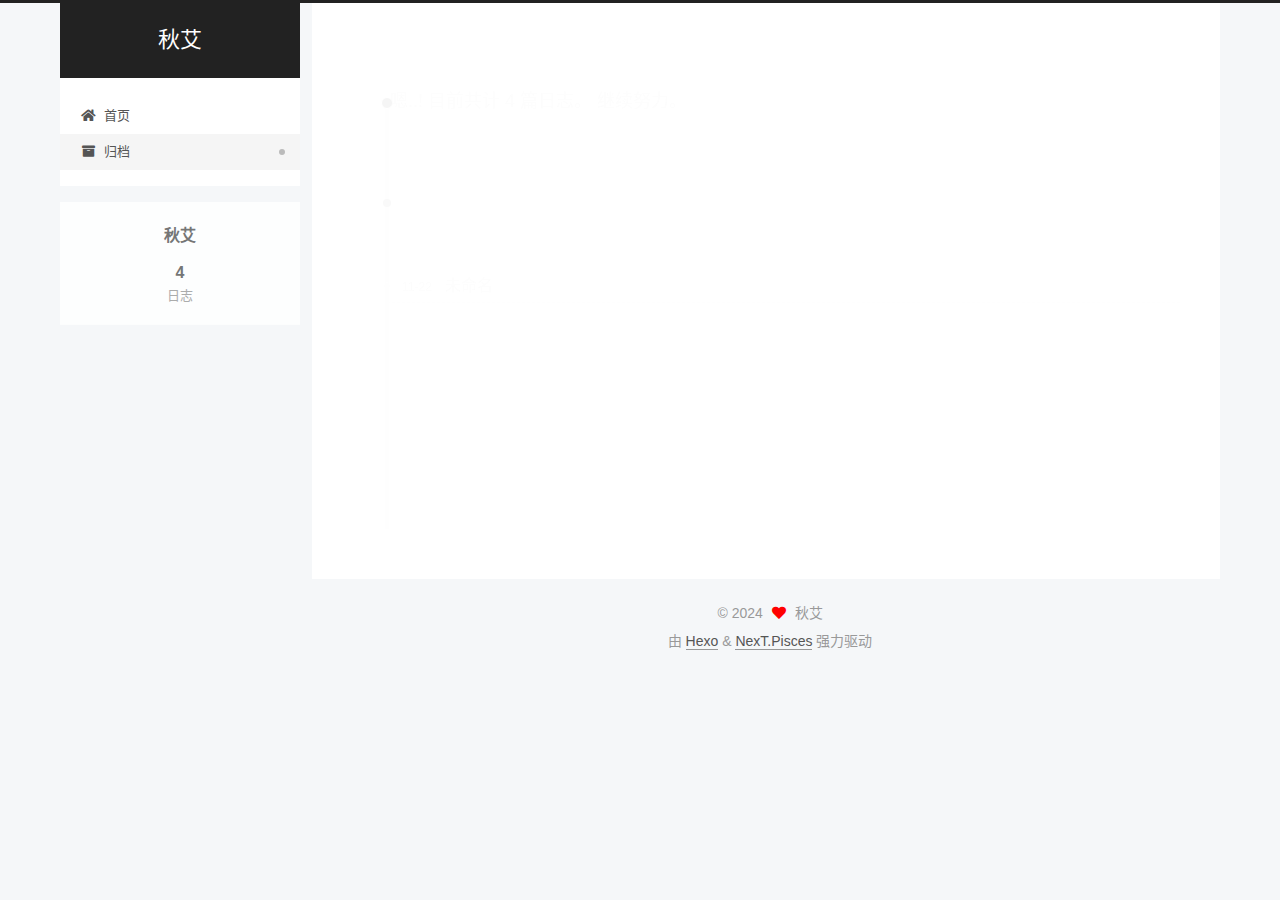
<file: archives/2024/11/index.html>
<!DOCTYPE html>
<html lang="zh-CN">
<head>
  <meta charset="UTF-8">
<meta name="viewport" content="width=device-width, initial-scale=1, maximum-scale=2">
<meta name="theme-color" content="#222">
<meta name="generator" content="Hexo 7.3.0">
  <link rel="apple-touch-icon" sizes="180x180" href="/images/apple-touch-icon-next.png">
  <link rel="icon" type="image/png" sizes="32x32" href="/images/favicon-32x32-next.png">
  <link rel="icon" type="image/png" sizes="16x16" href="/images/favicon-16x16-next.png">
  <link rel="mask-icon" href="/images/logo.svg" color="#222">

<link rel="stylesheet" href="/css/main.css">


<link rel="stylesheet" href="/lib/font-awesome/css/all.min.css">

<script id="hexo-configurations">
    var NexT = window.NexT || {};
    var CONFIG = {"hostname":"went9886.github.io","root":"/","scheme":"Pisces","version":"7.8.0","exturl":false,"sidebar":{"position":"left","display":"post","padding":18,"offset":12,"onmobile":false},"copycode":{"enable":true,"show_result":true,"style":null},"back2top":{"enable":true,"sidebar":false,"scrollpercent":false},"bookmark":{"enable":false,"color":"#222","save":"auto"},"fancybox":false,"mediumzoom":false,"lazyload":false,"pangu":false,"comments":{"style":"tabs","active":null,"storage":true,"lazyload":false,"nav":null},"algolia":{"hits":{"per_page":10},"labels":{"input_placeholder":"Search for Posts","hits_empty":"We didn't find any results for the search: ${query}","hits_stats":"${hits} results found in ${time} ms"}},"localsearch":{"enable":false,"trigger":"auto","top_n_per_article":1,"unescape":false,"preload":false},"motion":{"enable":true,"async":false,"transition":{"post_block":"fadeIn","post_header":"slideDownIn","post_body":"slideDownIn","coll_header":"slideLeftIn","sidebar":"slideUpIn"}}};
  </script>

  <meta property="og:type" content="website">
<meta property="og:title" content="秋艾">
<meta property="og:url" content="https://went9886.github.io/archives/2024/11/index.html">
<meta property="og:site_name" content="秋艾">
<meta property="og:locale" content="zh_CN">
<meta property="article:author" content="秋艾">
<meta name="twitter:card" content="summary">

<link rel="canonical" href="https://went9886.github.io/archives/2024/11/">


<script id="page-configurations">
  // https://hexo.io/docs/variables.html
  CONFIG.page = {
    sidebar: "",
    isHome : false,
    isPost : false,
    lang   : 'zh-CN'
  };
</script>

  <title>归档 | 秋艾</title>
  






  <noscript>
  <style>
  .use-motion .brand,
  .use-motion .menu-item,
  .sidebar-inner,
  .use-motion .post-block,
  .use-motion .pagination,
  .use-motion .comments,
  .use-motion .post-header,
  .use-motion .post-body,
  .use-motion .collection-header { opacity: initial; }

  .use-motion .site-title,
  .use-motion .site-subtitle {
    opacity: initial;
    top: initial;
  }

  .use-motion .logo-line-before i { left: initial; }
  .use-motion .logo-line-after i { right: initial; }
  </style>
</noscript>

</head>

<body itemscope itemtype="http://schema.org/WebPage">
  <div class="container use-motion">
    <div class="headband"></div>

    <header class="header" itemscope itemtype="http://schema.org/WPHeader">
      <div class="header-inner"><div class="site-brand-container">
  <div class="site-nav-toggle">
    <div class="toggle" aria-label="切换导航栏">
      <span class="toggle-line toggle-line-first"></span>
      <span class="toggle-line toggle-line-middle"></span>
      <span class="toggle-line toggle-line-last"></span>
    </div>
  </div>

  <div class="site-meta">

    <a href="/" class="brand" rel="start">
      <span class="logo-line-before"><i></i></span>
      <h1 class="site-title">秋艾</h1>
      <span class="logo-line-after"><i></i></span>
    </a>
  </div>

  <div class="site-nav-right">
    <div class="toggle popup-trigger">
    </div>
  </div>
</div>




<nav class="site-nav">
  <ul id="menu" class="main-menu menu">
        <li class="menu-item menu-item-home">

    <a href="/" rel="section"><i class="fa fa-home fa-fw"></i>首页</a>

  </li>
        <li class="menu-item menu-item-archives">

    <a href="/archives/" rel="section"><i class="fa fa-archive fa-fw"></i>归档</a>

  </li>
  </ul>
</nav>




</div>
    </header>

    
  <div class="back-to-top">
    <i class="fa fa-arrow-up"></i>
    <span>0%</span>
  </div>
  <div class="reading-progress-bar"></div>


    <main class="main">
      <div class="main-inner">
        <div class="content-wrap">
          

          <div class="content archive">
            

  
  
  
  <div class="post-block">
    <div class="posts-collapse">
      <div class="collection-title">
        <span class="collection-header">嗯..! 目前共计 4 篇日志。 继续努力。</span>
      </div>

      
    <div class="collection-year">
      <span class="collection-header">2024</span>
    </div>

  <article itemscope itemtype="http://schema.org/Article">
    <header class="post-header">

      <div class="post-meta">
        <time itemprop="dateCreated"
              datetime="2024-11-22T12:20:08+08:00"
              content="2024-11-22">
          11-22
        </time>
      </div>

      <div class="post-title">
          <a class="post-title-link" href="/2024/11/22/seate%20v2.2.0%20%E5%AE%89%E8%A3%85/" itemprop="url">
            <span itemprop="name">未命名</span>
          </a>
      </div>

    </header>
  </article>

  <article itemscope itemtype="http://schema.org/Article">
    <header class="post-header">

      <div class="post-meta">
        <time itemprop="dateCreated"
              datetime="2024-11-22T09:54:23+08:00"
              content="2024-11-22">
          11-22
        </time>
      </div>

      <div class="post-title">
          <a class="post-title-link" href="/2024/11/22/mq/" itemprop="url">
            <span itemprop="name">MQ使用</span>
          </a>
      </div>

    </header>
  </article>

  <article itemscope itemtype="http://schema.org/Article">
    <header class="post-header">

      <div class="post-meta">
        <time itemprop="dateCreated"
              datetime="2024-11-22T08:27:41+08:00"
              content="2024-11-22">
          11-22
        </time>
      </div>

      <div class="post-title">
          <a class="post-title-link" href="/2024/11/22/%E5%BE%AE%E6%9C%8D%E5%8A%A1%E9%97%AE%E9%A2%98/" itemprop="url">
            <span itemprop="name">微服务问题</span>
          </a>
      </div>

    </header>
  </article>

  <article itemscope itemtype="http://schema.org/Article">
    <header class="post-header">

      <div class="post-meta">
        <time itemprop="dateCreated"
              datetime="2024-11-21T22:03:48+08:00"
              content="2024-11-21">
          11-21
        </time>
      </div>

      <div class="post-title">
          <a class="post-title-link" href="/2024/11/21/hello-world/" itemprop="url">
            <span itemprop="name">Hello World</span>
          </a>
      </div>

    </header>
  </article>


    </div>
  </div>
  
  
  

  



          </div>
          

<script>
  window.addEventListener('tabs:register', () => {
    let { activeClass } = CONFIG.comments;
    if (CONFIG.comments.storage) {
      activeClass = localStorage.getItem('comments_active') || activeClass;
    }
    if (activeClass) {
      let activeTab = document.querySelector(`a[href="#comment-${activeClass}"]`);
      if (activeTab) {
        activeTab.click();
      }
    }
  });
  if (CONFIG.comments.storage) {
    window.addEventListener('tabs:click', event => {
      if (!event.target.matches('.tabs-comment .tab-content .tab-pane')) return;
      let commentClass = event.target.classList[1];
      localStorage.setItem('comments_active', commentClass);
    });
  }
</script>

        </div>
          
  
  <div class="toggle sidebar-toggle">
    <span class="toggle-line toggle-line-first"></span>
    <span class="toggle-line toggle-line-middle"></span>
    <span class="toggle-line toggle-line-last"></span>
  </div>

  <aside class="sidebar">
    <div class="sidebar-inner">

      <ul class="sidebar-nav motion-element">
        <li class="sidebar-nav-toc">
          文章目录
        </li>
        <li class="sidebar-nav-overview">
          站点概览
        </li>
      </ul>

      <!--noindex-->
      <div class="post-toc-wrap sidebar-panel">
      </div>
      <!--/noindex-->

      <div class="site-overview-wrap sidebar-panel">
        <div class="site-author motion-element" itemprop="author" itemscope itemtype="http://schema.org/Person">
  <p class="site-author-name" itemprop="name">秋艾</p>
  <div class="site-description" itemprop="description"></div>
</div>
<div class="site-state-wrap motion-element">
  <nav class="site-state">
      <div class="site-state-item site-state-posts">
          <a href="/archives/">
        
          <span class="site-state-item-count">4</span>
          <span class="site-state-item-name">日志</span>
        </a>
      </div>
  </nav>
</div>



      </div>

    </div>
  </aside>
  <div id="sidebar-dimmer"></div>


      </div>
    </main>

    <footer class="footer">
      <div class="footer-inner">
        

        

<div class="copyright">
  
  &copy; 
  <span itemprop="copyrightYear">2024</span>
  <span class="with-love">
    <i class="fa fa-heart"></i>
  </span>
  <span class="author" itemprop="copyrightHolder">秋艾</span>
</div>
  <div class="powered-by">由 <a href="https://hexo.io/" class="theme-link" rel="noopener" target="_blank">Hexo</a> & <a href="https://pisces.theme-next.org/" class="theme-link" rel="noopener" target="_blank">NexT.Pisces</a> 强力驱动
  </div>

        








      </div>
    </footer>
  </div>

  
  <script src="/lib/anime.min.js"></script>
  <script src="/lib/pjax/pjax.min.js"></script>
  <script src="/lib/velocity/velocity.min.js"></script>
  <script src="/lib/velocity/velocity.ui.min.js"></script>

<script src="/js/utils.js"></script>

<script src="/js/motion.js"></script>


<script src="/js/schemes/pisces.js"></script>


<script src="/js/next-boot.js"></script>

  <script>
var pjax = new Pjax({
  selectors: [
    'head title',
    '#page-configurations',
    '.content-wrap',
    '.post-toc-wrap',
    '.languages',
    '#pjax'
  ],
  switches: {
    '.post-toc-wrap': Pjax.switches.innerHTML
  },
  analytics: false,
  cacheBust: false,
  scrollTo : !CONFIG.bookmark.enable
});

window.addEventListener('pjax:success', () => {
  document.querySelectorAll('script[data-pjax], script#page-configurations, #pjax script').forEach(element => {
    var code = element.text || element.textContent || element.innerHTML || '';
    var parent = element.parentNode;
    parent.removeChild(element);
    var script = document.createElement('script');
    if (element.id) {
      script.id = element.id;
    }
    if (element.className) {
      script.className = element.className;
    }
    if (element.type) {
      script.type = element.type;
    }
    if (element.src) {
      script.src = element.src;
      // Force synchronous loading of peripheral JS.
      script.async = false;
    }
    if (element.dataset.pjax !== undefined) {
      script.dataset.pjax = '';
    }
    if (code !== '') {
      script.appendChild(document.createTextNode(code));
    }
    parent.appendChild(script);
  });
  NexT.boot.refresh();
  // Define Motion Sequence & Bootstrap Motion.
  if (CONFIG.motion.enable) {
    NexT.motion.integrator
      .init()
      .add(NexT.motion.middleWares.subMenu)
      .add(NexT.motion.middleWares.postList)
      .bootstrap();
  }
  NexT.utils.updateSidebarPosition();
});
</script>




  















    <div id="pjax">
  

  

    </div>
</body>
</html>
</file>
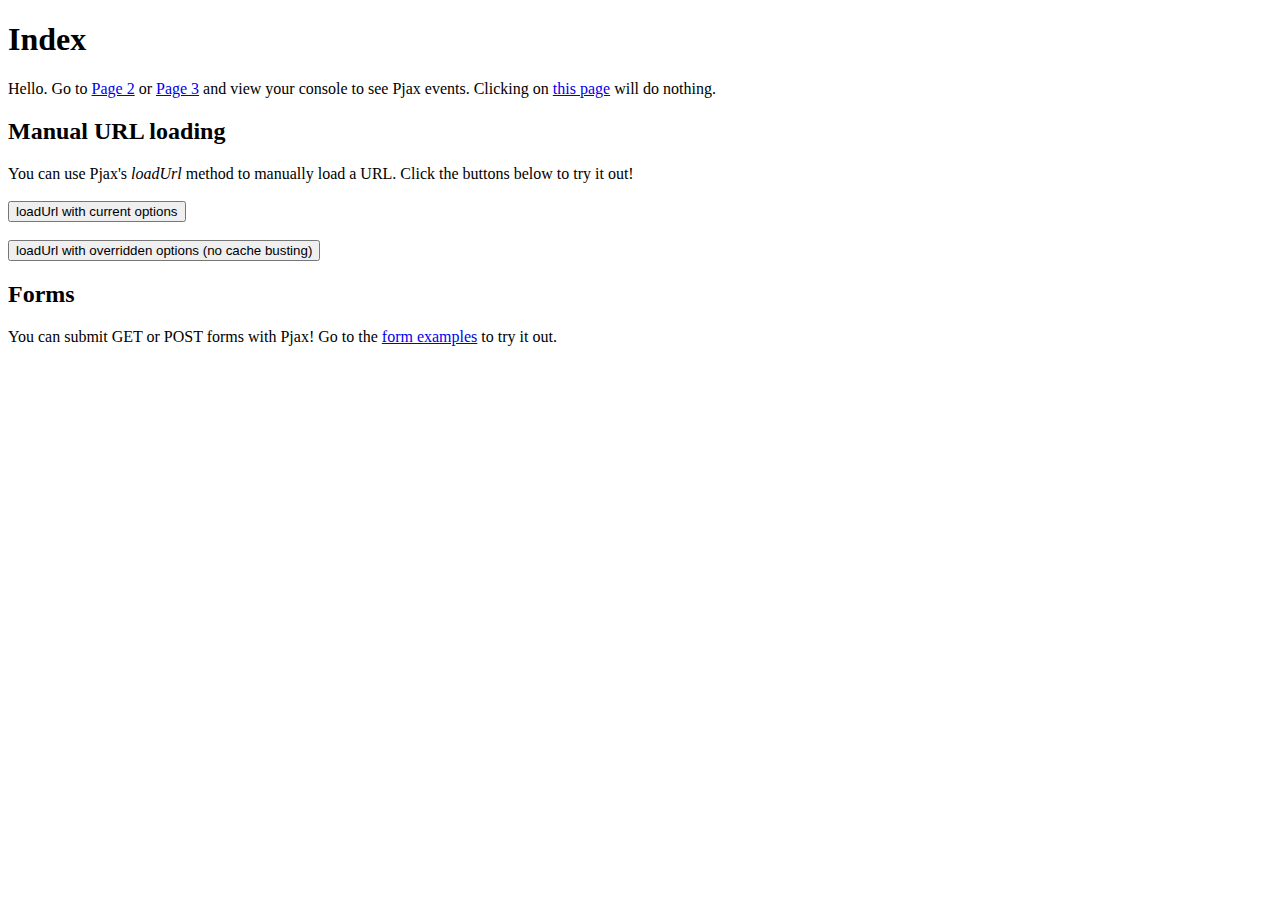
<file: lib/pjax/example/index.html>
<!doctype html>
<html>
  <head>
    <meta charset="utf-8">
    <title>Hello</title>
    <script src="../pjax.js"></script>
    <script src="example.js"></script>
  </head>
  <body>
    <div class="body">
      <h1>Index</h1>
      Hello.
      Go to <a href="page2.html" class="js-Pjax">Page 2</a> or <a href="page3.html" class="js-Pjax">Page 3</a> and view your console to see Pjax events.
      Clicking on <a href="index.html">this page</a> will do nothing.

      <h2>Manual URL loading</h2>

      You can use Pjax's <i>loadUrl</i> method to manually load a URL. Click the buttons below to try it out!<br /><br />

      <button data-manual-trigger>loadUrl with current options</button><br /><br />
      <button data-manual-trigger data-manual-trigger-override="true">loadUrl with overridden options (no cache busting)</button>

      <h2>Forms</h2>

      You can submit GET or POST forms with Pjax! Go to the <a href="forms.html">form examples</a> to try it out.

    </div>
  </body>
</html>
</file>
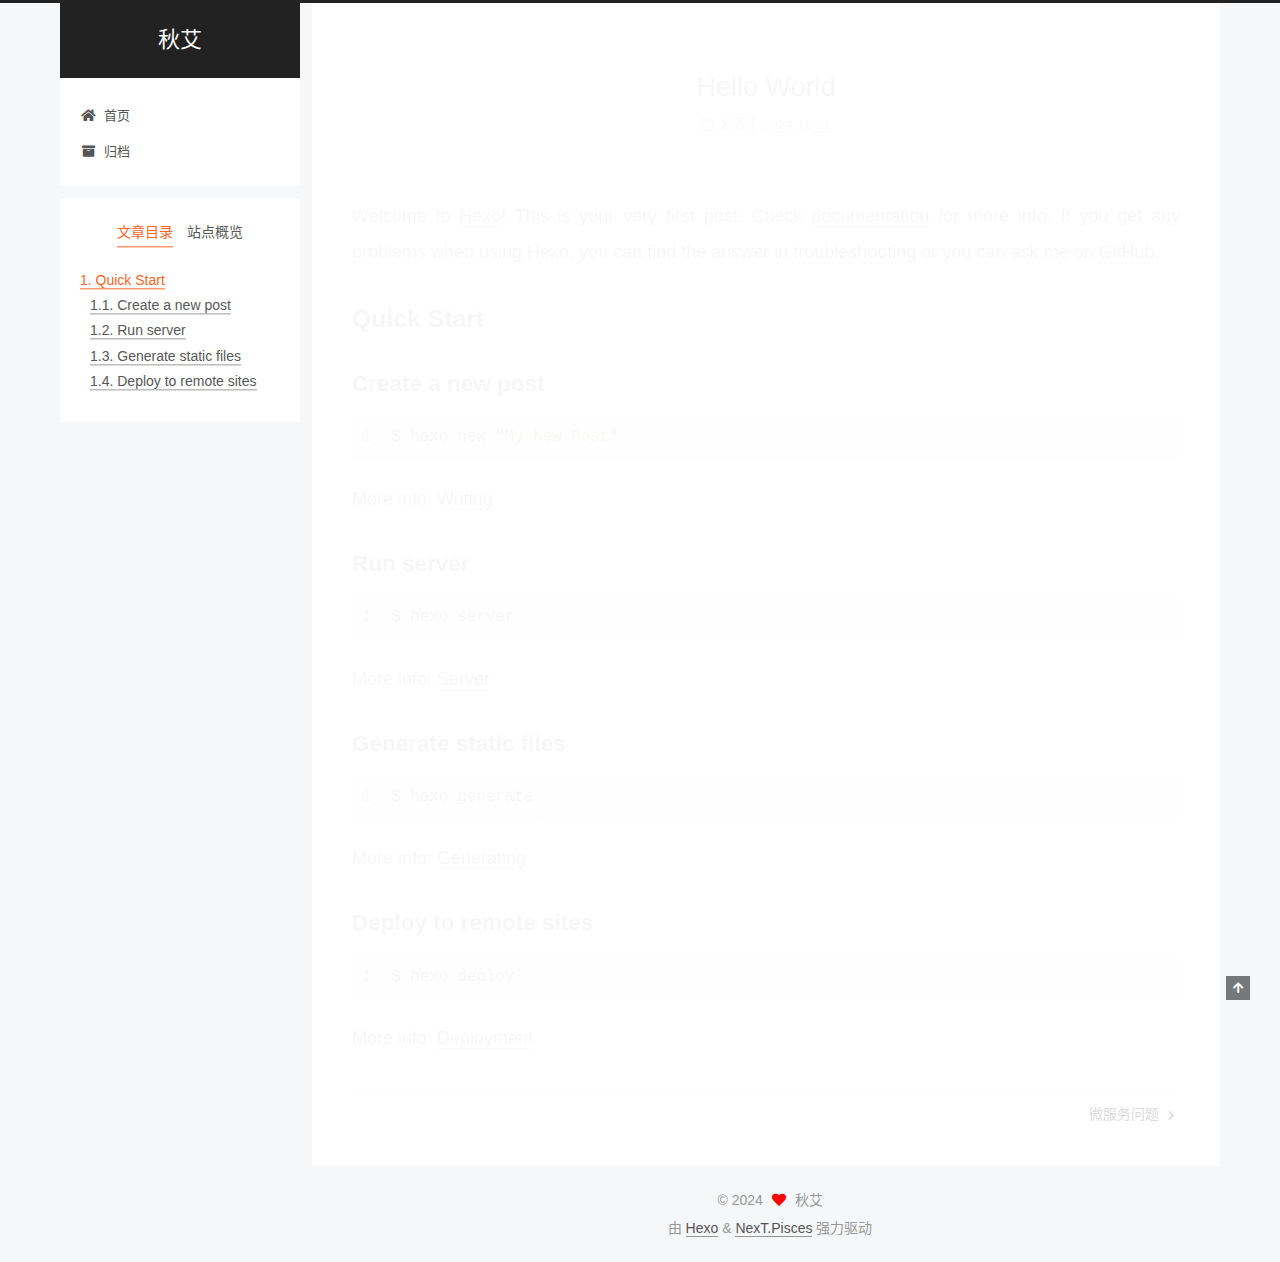
<file: 2024/11/21/hello-world/index.html>
<!DOCTYPE html>
<html lang="zh-CN">
<head>
  <meta charset="UTF-8">
<meta name="viewport" content="width=device-width, initial-scale=1, maximum-scale=2">
<meta name="theme-color" content="#222">
<meta name="generator" content="Hexo 7.3.0">
  <link rel="apple-touch-icon" sizes="180x180" href="/images/apple-touch-icon-next.png">
  <link rel="icon" type="image/png" sizes="32x32" href="/images/favicon-32x32-next.png">
  <link rel="icon" type="image/png" sizes="16x16" href="/images/favicon-16x16-next.png">
  <link rel="mask-icon" href="/images/logo.svg" color="#222">

<link rel="stylesheet" href="/css/main.css">


<link rel="stylesheet" href="/lib/font-awesome/css/all.min.css">

<script id="hexo-configurations">
    var NexT = window.NexT || {};
    var CONFIG = {"hostname":"went9886.github.io","root":"/","scheme":"Pisces","version":"7.8.0","exturl":false,"sidebar":{"position":"left","display":"post","padding":18,"offset":12,"onmobile":false},"copycode":{"enable":true,"show_result":true,"style":null},"back2top":{"enable":true,"sidebar":false,"scrollpercent":false},"bookmark":{"enable":false,"color":"#222","save":"auto"},"fancybox":false,"mediumzoom":false,"lazyload":false,"pangu":false,"comments":{"style":"tabs","active":null,"storage":true,"lazyload":false,"nav":null},"algolia":{"hits":{"per_page":10},"labels":{"input_placeholder":"Search for Posts","hits_empty":"We didn't find any results for the search: ${query}","hits_stats":"${hits} results found in ${time} ms"}},"localsearch":{"enable":false,"trigger":"auto","top_n_per_article":1,"unescape":false,"preload":false},"motion":{"enable":true,"async":false,"transition":{"post_block":"fadeIn","post_header":"slideDownIn","post_body":"slideDownIn","coll_header":"slideLeftIn","sidebar":"slideUpIn"}}};
  </script>

  <meta name="description" content="Welcome to Hexo! This is your very first post. Check documentation for more info. If you get any problems when using Hexo, you can find the answer in troubleshooting or you can ask me on GitHub. Quick">
<meta property="og:type" content="article">
<meta property="og:title" content="Hello World">
<meta property="og:url" content="https://went9886.github.io/2024/11/21/hello-world/index.html">
<meta property="og:site_name" content="秋艾">
<meta property="og:description" content="Welcome to Hexo! This is your very first post. Check documentation for more info. If you get any problems when using Hexo, you can find the answer in troubleshooting or you can ask me on GitHub. Quick">
<meta property="og:locale" content="zh_CN">
<meta property="article:published_time" content="2024-11-21T14:03:48.540Z">
<meta property="article:modified_time" content="2024-11-21T14:03:48.540Z">
<meta property="article:author" content="秋艾">
<meta name="twitter:card" content="summary">

<link rel="canonical" href="https://went9886.github.io/2024/11/21/hello-world/">


<script id="page-configurations">
  // https://hexo.io/docs/variables.html
  CONFIG.page = {
    sidebar: "",
    isHome : false,
    isPost : true,
    lang   : 'zh-CN'
  };
</script>

  <title>Hello World | 秋艾</title>
  






  <noscript>
  <style>
  .use-motion .brand,
  .use-motion .menu-item,
  .sidebar-inner,
  .use-motion .post-block,
  .use-motion .pagination,
  .use-motion .comments,
  .use-motion .post-header,
  .use-motion .post-body,
  .use-motion .collection-header { opacity: initial; }

  .use-motion .site-title,
  .use-motion .site-subtitle {
    opacity: initial;
    top: initial;
  }

  .use-motion .logo-line-before i { left: initial; }
  .use-motion .logo-line-after i { right: initial; }
  </style>
</noscript>

</head>

<body itemscope itemtype="http://schema.org/WebPage">
  <div class="container use-motion">
    <div class="headband"></div>

    <header class="header" itemscope itemtype="http://schema.org/WPHeader">
      <div class="header-inner"><div class="site-brand-container">
  <div class="site-nav-toggle">
    <div class="toggle" aria-label="切换导航栏">
      <span class="toggle-line toggle-line-first"></span>
      <span class="toggle-line toggle-line-middle"></span>
      <span class="toggle-line toggle-line-last"></span>
    </div>
  </div>

  <div class="site-meta">

    <a href="/" class="brand" rel="start">
      <span class="logo-line-before"><i></i></span>
      <h1 class="site-title">秋艾</h1>
      <span class="logo-line-after"><i></i></span>
    </a>
  </div>

  <div class="site-nav-right">
    <div class="toggle popup-trigger">
    </div>
  </div>
</div>




<nav class="site-nav">
  <ul id="menu" class="main-menu menu">
        <li class="menu-item menu-item-home">

    <a href="/" rel="section"><i class="fa fa-home fa-fw"></i>首页</a>

  </li>
        <li class="menu-item menu-item-archives">

    <a href="/archives/" rel="section"><i class="fa fa-archive fa-fw"></i>归档</a>

  </li>
  </ul>
</nav>




</div>
    </header>

    
  <div class="back-to-top">
    <i class="fa fa-arrow-up"></i>
    <span>0%</span>
  </div>
  <div class="reading-progress-bar"></div>


    <main class="main">
      <div class="main-inner">
        <div class="content-wrap">
          

          <div class="content post posts-expand">
            

    
  
  
  <article itemscope itemtype="http://schema.org/Article" class="post-block" lang="zh-CN">
    <link itemprop="mainEntityOfPage" href="https://went9886.github.io/2024/11/21/hello-world/">

    <span hidden itemprop="author" itemscope itemtype="http://schema.org/Person">
      <meta itemprop="image" content="/images/avatar.gif">
      <meta itemprop="name" content="秋艾">
      <meta itemprop="description" content="">
    </span>

    <span hidden itemprop="publisher" itemscope itemtype="http://schema.org/Organization">
      <meta itemprop="name" content="秋艾">
    </span>
      <header class="post-header">
        <h1 class="post-title" itemprop="name headline">
          Hello World
        </h1>

        <div class="post-meta">
            <span class="post-meta-item">
              <span class="post-meta-item-icon">
                <i class="far fa-calendar"></i>
              </span>
              <span class="post-meta-item-text">发表于</span>

              <time title="创建时间：2024-11-21 22:03:48" itemprop="dateCreated datePublished" datetime="2024-11-21T22:03:48+08:00">2024-11-21</time>
            </span>

          

        </div>
      </header>

    
    
    
    <div class="post-body" itemprop="articleBody">

      
        <p>Welcome to <a target="_blank" rel="noopener" href="https://hexo.io/">Hexo</a>! This is your very first post. Check <a target="_blank" rel="noopener" href="https://hexo.io/docs/">documentation</a> for more info. If you get any problems when using Hexo, you can find the answer in <a target="_blank" rel="noopener" href="https://hexo.io/docs/troubleshooting.html">troubleshooting</a> or you can ask me on <a target="_blank" rel="noopener" href="https://github.com/hexojs/hexo/issues">GitHub</a>.</p>
<h2 id="Quick-Start"><a href="#Quick-Start" class="headerlink" title="Quick Start"></a>Quick Start</h2><h3 id="Create-a-new-post"><a href="#Create-a-new-post" class="headerlink" title="Create a new post"></a>Create a new post</h3><figure class="highlight bash"><table><tr><td class="gutter"><pre><span class="line">1</span><br></pre></td><td class="code"><pre><span class="line">$ hexo new <span class="string">&quot;My New Post&quot;</span></span><br></pre></td></tr></table></figure>

<p>More info: <a target="_blank" rel="noopener" href="https://hexo.io/docs/writing.html">Writing</a></p>
<h3 id="Run-server"><a href="#Run-server" class="headerlink" title="Run server"></a>Run server</h3><figure class="highlight bash"><table><tr><td class="gutter"><pre><span class="line">1</span><br></pre></td><td class="code"><pre><span class="line">$ hexo server</span><br></pre></td></tr></table></figure>

<p>More info: <a target="_blank" rel="noopener" href="https://hexo.io/docs/server.html">Server</a></p>
<h3 id="Generate-static-files"><a href="#Generate-static-files" class="headerlink" title="Generate static files"></a>Generate static files</h3><figure class="highlight bash"><table><tr><td class="gutter"><pre><span class="line">1</span><br></pre></td><td class="code"><pre><span class="line">$ hexo generate</span><br></pre></td></tr></table></figure>

<p>More info: <a target="_blank" rel="noopener" href="https://hexo.io/docs/generating.html">Generating</a></p>
<h3 id="Deploy-to-remote-sites"><a href="#Deploy-to-remote-sites" class="headerlink" title="Deploy to remote sites"></a>Deploy to remote sites</h3><figure class="highlight bash"><table><tr><td class="gutter"><pre><span class="line">1</span><br></pre></td><td class="code"><pre><span class="line">$ hexo deploy</span><br></pre></td></tr></table></figure>

<p>More info: <a target="_blank" rel="noopener" href="https://hexo.io/docs/one-command-deployment.html">Deployment</a></p>

    </div>

    
    
    

      <footer class="post-footer">

        


        
    <div class="post-nav">
      <div class="post-nav-item"></div>
      <div class="post-nav-item">
    <a href="/2024/11/22/%E5%BE%AE%E6%9C%8D%E5%8A%A1%E9%97%AE%E9%A2%98/" rel="next" title="微服务问题">
      微服务问题 <i class="fa fa-chevron-right"></i>
    </a></div>
    </div>
      </footer>
    
  </article>
  
  
  



          </div>
          

<script>
  window.addEventListener('tabs:register', () => {
    let { activeClass } = CONFIG.comments;
    if (CONFIG.comments.storage) {
      activeClass = localStorage.getItem('comments_active') || activeClass;
    }
    if (activeClass) {
      let activeTab = document.querySelector(`a[href="#comment-${activeClass}"]`);
      if (activeTab) {
        activeTab.click();
      }
    }
  });
  if (CONFIG.comments.storage) {
    window.addEventListener('tabs:click', event => {
      if (!event.target.matches('.tabs-comment .tab-content .tab-pane')) return;
      let commentClass = event.target.classList[1];
      localStorage.setItem('comments_active', commentClass);
    });
  }
</script>

        </div>
          
  
  <div class="toggle sidebar-toggle">
    <span class="toggle-line toggle-line-first"></span>
    <span class="toggle-line toggle-line-middle"></span>
    <span class="toggle-line toggle-line-last"></span>
  </div>

  <aside class="sidebar">
    <div class="sidebar-inner">

      <ul class="sidebar-nav motion-element">
        <li class="sidebar-nav-toc">
          文章目录
        </li>
        <li class="sidebar-nav-overview">
          站点概览
        </li>
      </ul>

      <!--noindex-->
      <div class="post-toc-wrap sidebar-panel">
          <div class="post-toc motion-element"><ol class="nav"><li class="nav-item nav-level-2"><a class="nav-link" href="#Quick-Start"><span class="nav-number">1.</span> <span class="nav-text">Quick Start</span></a><ol class="nav-child"><li class="nav-item nav-level-3"><a class="nav-link" href="#Create-a-new-post"><span class="nav-number">1.1.</span> <span class="nav-text">Create a new post</span></a></li><li class="nav-item nav-level-3"><a class="nav-link" href="#Run-server"><span class="nav-number">1.2.</span> <span class="nav-text">Run server</span></a></li><li class="nav-item nav-level-3"><a class="nav-link" href="#Generate-static-files"><span class="nav-number">1.3.</span> <span class="nav-text">Generate static files</span></a></li><li class="nav-item nav-level-3"><a class="nav-link" href="#Deploy-to-remote-sites"><span class="nav-number">1.4.</span> <span class="nav-text">Deploy to remote sites</span></a></li></ol></li></ol></div>
      </div>
      <!--/noindex-->

      <div class="site-overview-wrap sidebar-panel">
        <div class="site-author motion-element" itemprop="author" itemscope itemtype="http://schema.org/Person">
  <p class="site-author-name" itemprop="name">秋艾</p>
  <div class="site-description" itemprop="description"></div>
</div>
<div class="site-state-wrap motion-element">
  <nav class="site-state">
      <div class="site-state-item site-state-posts">
          <a href="/archives/">
        
          <span class="site-state-item-count">4</span>
          <span class="site-state-item-name">日志</span>
        </a>
      </div>
  </nav>
</div>



      </div>

    </div>
  </aside>
  <div id="sidebar-dimmer"></div>


      </div>
    </main>

    <footer class="footer">
      <div class="footer-inner">
        

        

<div class="copyright">
  
  &copy; 
  <span itemprop="copyrightYear">2024</span>
  <span class="with-love">
    <i class="fa fa-heart"></i>
  </span>
  <span class="author" itemprop="copyrightHolder">秋艾</span>
</div>
  <div class="powered-by">由 <a href="https://hexo.io/" class="theme-link" rel="noopener" target="_blank">Hexo</a> & <a href="https://pisces.theme-next.org/" class="theme-link" rel="noopener" target="_blank">NexT.Pisces</a> 强力驱动
  </div>

        








      </div>
    </footer>
  </div>

  
  <script src="/lib/anime.min.js"></script>
  <script src="/lib/pjax/pjax.min.js"></script>
  <script src="/lib/velocity/velocity.min.js"></script>
  <script src="/lib/velocity/velocity.ui.min.js"></script>

<script src="/js/utils.js"></script>

<script src="/js/motion.js"></script>


<script src="/js/schemes/pisces.js"></script>


<script src="/js/next-boot.js"></script>

  <script>
var pjax = new Pjax({
  selectors: [
    'head title',
    '#page-configurations',
    '.content-wrap',
    '.post-toc-wrap',
    '.languages',
    '#pjax'
  ],
  switches: {
    '.post-toc-wrap': Pjax.switches.innerHTML
  },
  analytics: false,
  cacheBust: false,
  scrollTo : !CONFIG.bookmark.enable
});

window.addEventListener('pjax:success', () => {
  document.querySelectorAll('script[data-pjax], script#page-configurations, #pjax script').forEach(element => {
    var code = element.text || element.textContent || element.innerHTML || '';
    var parent = element.parentNode;
    parent.removeChild(element);
    var script = document.createElement('script');
    if (element.id) {
      script.id = element.id;
    }
    if (element.className) {
      script.className = element.className;
    }
    if (element.type) {
      script.type = element.type;
    }
    if (element.src) {
      script.src = element.src;
      // Force synchronous loading of peripheral JS.
      script.async = false;
    }
    if (element.dataset.pjax !== undefined) {
      script.dataset.pjax = '';
    }
    if (code !== '') {
      script.appendChild(document.createTextNode(code));
    }
    parent.appendChild(script);
  });
  NexT.boot.refresh();
  // Define Motion Sequence & Bootstrap Motion.
  if (CONFIG.motion.enable) {
    NexT.motion.integrator
      .init()
      .add(NexT.motion.middleWares.subMenu)
      .add(NexT.motion.middleWares.postList)
      .bootstrap();
  }
  NexT.utils.updateSidebarPosition();
});
</script>




  















    <div id="pjax">
  

  

    </div>
</body>
</html>
</file>
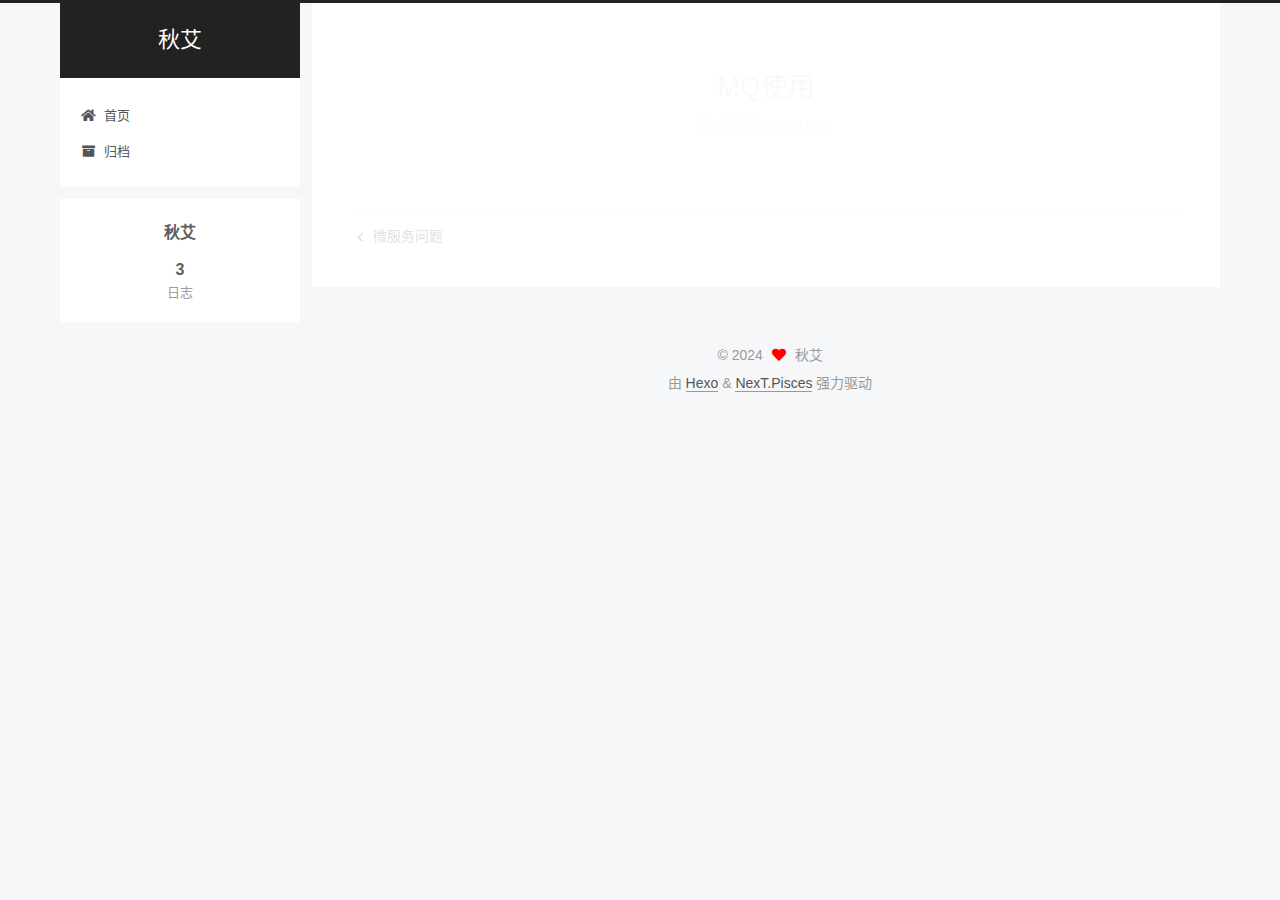
<file: 2024/11/22/mq/index.html>
<!DOCTYPE html>
<html lang="zh-CN">
<head>
  <meta charset="UTF-8">
<meta name="viewport" content="width=device-width, initial-scale=1, maximum-scale=2">
<meta name="theme-color" content="#222">
<meta name="generator" content="Hexo 7.3.0">
  <link rel="apple-touch-icon" sizes="180x180" href="/images/apple-touch-icon-next.png">
  <link rel="icon" type="image/png" sizes="32x32" href="/images/favicon-32x32-next.png">
  <link rel="icon" type="image/png" sizes="16x16" href="/images/favicon-16x16-next.png">
  <link rel="mask-icon" href="/images/logo.svg" color="#222">

<link rel="stylesheet" href="/css/main.css">


<link rel="stylesheet" href="/lib/font-awesome/css/all.min.css">

<script id="hexo-configurations">
    var NexT = window.NexT || {};
    var CONFIG = {"hostname":"went9886.github.io","root":"/","scheme":"Pisces","version":"7.8.0","exturl":false,"sidebar":{"position":"left","display":"post","padding":18,"offset":12,"onmobile":false},"copycode":{"enable":true,"show_result":true,"style":null},"back2top":{"enable":true,"sidebar":false,"scrollpercent":false},"bookmark":{"enable":false,"color":"#222","save":"auto"},"fancybox":false,"mediumzoom":false,"lazyload":false,"pangu":false,"comments":{"style":"tabs","active":null,"storage":true,"lazyload":false,"nav":null},"algolia":{"hits":{"per_page":10},"labels":{"input_placeholder":"Search for Posts","hits_empty":"We didn't find any results for the search: ${query}","hits_stats":"${hits} results found in ${time} ms"}},"localsearch":{"enable":false,"trigger":"auto","top_n_per_article":1,"unescape":false,"preload":false},"motion":{"enable":true,"async":false,"transition":{"post_block":"fadeIn","post_header":"slideDownIn","post_body":"slideDownIn","coll_header":"slideLeftIn","sidebar":"slideUpIn"}}};
  </script>

  <meta property="og:type" content="article">
<meta property="og:title" content="MQ使用">
<meta property="og:url" content="https://went9886.github.io/2024/11/22/mq/index.html">
<meta property="og:site_name" content="秋艾">
<meta property="og:locale" content="zh_CN">
<meta property="article:published_time" content="2024-11-22T01:54:23.150Z">
<meta property="article:modified_time" content="2024-11-22T02:42:16.880Z">
<meta property="article:author" content="秋艾">
<meta name="twitter:card" content="summary">

<link rel="canonical" href="https://went9886.github.io/2024/11/22/mq/">


<script id="page-configurations">
  // https://hexo.io/docs/variables.html
  CONFIG.page = {
    sidebar: "",
    isHome : false,
    isPost : true,
    lang   : 'zh-CN'
  };
</script>

  <title>MQ使用 | 秋艾</title>
  






  <noscript>
  <style>
  .use-motion .brand,
  .use-motion .menu-item,
  .sidebar-inner,
  .use-motion .post-block,
  .use-motion .pagination,
  .use-motion .comments,
  .use-motion .post-header,
  .use-motion .post-body,
  .use-motion .collection-header { opacity: initial; }

  .use-motion .site-title,
  .use-motion .site-subtitle {
    opacity: initial;
    top: initial;
  }

  .use-motion .logo-line-before i { left: initial; }
  .use-motion .logo-line-after i { right: initial; }
  </style>
</noscript>

</head>

<body itemscope itemtype="http://schema.org/WebPage">
  <div class="container use-motion">
    <div class="headband"></div>

    <header class="header" itemscope itemtype="http://schema.org/WPHeader">
      <div class="header-inner"><div class="site-brand-container">
  <div class="site-nav-toggle">
    <div class="toggle" aria-label="切换导航栏">
      <span class="toggle-line toggle-line-first"></span>
      <span class="toggle-line toggle-line-middle"></span>
      <span class="toggle-line toggle-line-last"></span>
    </div>
  </div>

  <div class="site-meta">

    <a href="/" class="brand" rel="start">
      <span class="logo-line-before"><i></i></span>
      <h1 class="site-title">秋艾</h1>
      <span class="logo-line-after"><i></i></span>
    </a>
  </div>

  <div class="site-nav-right">
    <div class="toggle popup-trigger">
    </div>
  </div>
</div>




<nav class="site-nav">
  <ul id="menu" class="main-menu menu">
        <li class="menu-item menu-item-home">

    <a href="/" rel="section"><i class="fa fa-home fa-fw"></i>首页</a>

  </li>
        <li class="menu-item menu-item-archives">

    <a href="/archives/" rel="section"><i class="fa fa-archive fa-fw"></i>归档</a>

  </li>
  </ul>
</nav>




</div>
    </header>

    
  <div class="back-to-top">
    <i class="fa fa-arrow-up"></i>
    <span>0%</span>
  </div>
  <div class="reading-progress-bar"></div>


    <main class="main">
      <div class="main-inner">
        <div class="content-wrap">
          

          <div class="content post posts-expand">
            

    
  
  
  <article itemscope itemtype="http://schema.org/Article" class="post-block" lang="zh-CN">
    <link itemprop="mainEntityOfPage" href="https://went9886.github.io/2024/11/22/mq/">

    <span hidden itemprop="author" itemscope itemtype="http://schema.org/Person">
      <meta itemprop="image" content="/images/avatar.gif">
      <meta itemprop="name" content="秋艾">
      <meta itemprop="description" content="">
    </span>

    <span hidden itemprop="publisher" itemscope itemtype="http://schema.org/Organization">
      <meta itemprop="name" content="秋艾">
    </span>
      <header class="post-header">
        <h1 class="post-title" itemprop="name headline">
          MQ使用
        </h1>

        <div class="post-meta">
            <span class="post-meta-item">
              <span class="post-meta-item-icon">
                <i class="far fa-calendar"></i>
              </span>
              <span class="post-meta-item-text">发表于</span>
              

              <time title="创建时间：2024-11-22 09:54:23 / 修改时间：10:42:16" itemprop="dateCreated datePublished" datetime="2024-11-22T09:54:23+08:00">2024-11-22</time>
            </span>

          

        </div>
      </header>

    
    
    
    <div class="post-body" itemprop="articleBody">

      
        
    </div>

    
    
    

      <footer class="post-footer">

        


        
    <div class="post-nav">
      <div class="post-nav-item">
    <a href="/2024/11/22/%E5%BE%AE%E6%9C%8D%E5%8A%A1%E9%97%AE%E9%A2%98/" rel="prev" title="微服务问题">
      <i class="fa fa-chevron-left"></i> 微服务问题
    </a></div>
      <div class="post-nav-item"></div>
    </div>
      </footer>
    
  </article>
  
  
  



          </div>
          

<script>
  window.addEventListener('tabs:register', () => {
    let { activeClass } = CONFIG.comments;
    if (CONFIG.comments.storage) {
      activeClass = localStorage.getItem('comments_active') || activeClass;
    }
    if (activeClass) {
      let activeTab = document.querySelector(`a[href="#comment-${activeClass}"]`);
      if (activeTab) {
        activeTab.click();
      }
    }
  });
  if (CONFIG.comments.storage) {
    window.addEventListener('tabs:click', event => {
      if (!event.target.matches('.tabs-comment .tab-content .tab-pane')) return;
      let commentClass = event.target.classList[1];
      localStorage.setItem('comments_active', commentClass);
    });
  }
</script>

        </div>
          
  
  <div class="toggle sidebar-toggle">
    <span class="toggle-line toggle-line-first"></span>
    <span class="toggle-line toggle-line-middle"></span>
    <span class="toggle-line toggle-line-last"></span>
  </div>

  <aside class="sidebar">
    <div class="sidebar-inner">

      <ul class="sidebar-nav motion-element">
        <li class="sidebar-nav-toc">
          文章目录
        </li>
        <li class="sidebar-nav-overview">
          站点概览
        </li>
      </ul>

      <!--noindex-->
      <div class="post-toc-wrap sidebar-panel">
      </div>
      <!--/noindex-->

      <div class="site-overview-wrap sidebar-panel">
        <div class="site-author motion-element" itemprop="author" itemscope itemtype="http://schema.org/Person">
  <p class="site-author-name" itemprop="name">秋艾</p>
  <div class="site-description" itemprop="description"></div>
</div>
<div class="site-state-wrap motion-element">
  <nav class="site-state">
      <div class="site-state-item site-state-posts">
          <a href="/archives/">
        
          <span class="site-state-item-count">3</span>
          <span class="site-state-item-name">日志</span>
        </a>
      </div>
  </nav>
</div>



      </div>

    </div>
  </aside>
  <div id="sidebar-dimmer"></div>


      </div>
    </main>

    <footer class="footer">
      <div class="footer-inner">
        

        

<div class="copyright">
  
  &copy; 
  <span itemprop="copyrightYear">2024</span>
  <span class="with-love">
    <i class="fa fa-heart"></i>
  </span>
  <span class="author" itemprop="copyrightHolder">秋艾</span>
</div>
  <div class="powered-by">由 <a href="https://hexo.io/" class="theme-link" rel="noopener" target="_blank">Hexo</a> & <a href="https://pisces.theme-next.org/" class="theme-link" rel="noopener" target="_blank">NexT.Pisces</a> 强力驱动
  </div>

        








      </div>
    </footer>
  </div>

  
  <script src="/lib/anime.min.js"></script>
  <script src="/lib/pjax/pjax.min.js"></script>
  <script src="/lib/velocity/velocity.min.js"></script>
  <script src="/lib/velocity/velocity.ui.min.js"></script>

<script src="/js/utils.js"></script>

<script src="/js/motion.js"></script>


<script src="/js/schemes/pisces.js"></script>


<script src="/js/next-boot.js"></script>

  <script>
var pjax = new Pjax({
  selectors: [
    'head title',
    '#page-configurations',
    '.content-wrap',
    '.post-toc-wrap',
    '.languages',
    '#pjax'
  ],
  switches: {
    '.post-toc-wrap': Pjax.switches.innerHTML
  },
  analytics: false,
  cacheBust: false,
  scrollTo : !CONFIG.bookmark.enable
});

window.addEventListener('pjax:success', () => {
  document.querySelectorAll('script[data-pjax], script#page-configurations, #pjax script').forEach(element => {
    var code = element.text || element.textContent || element.innerHTML || '';
    var parent = element.parentNode;
    parent.removeChild(element);
    var script = document.createElement('script');
    if (element.id) {
      script.id = element.id;
    }
    if (element.className) {
      script.className = element.className;
    }
    if (element.type) {
      script.type = element.type;
    }
    if (element.src) {
      script.src = element.src;
      // Force synchronous loading of peripheral JS.
      script.async = false;
    }
    if (element.dataset.pjax !== undefined) {
      script.dataset.pjax = '';
    }
    if (code !== '') {
      script.appendChild(document.createTextNode(code));
    }
    parent.appendChild(script);
  });
  NexT.boot.refresh();
  // Define Motion Sequence & Bootstrap Motion.
  if (CONFIG.motion.enable) {
    NexT.motion.integrator
      .init()
      .add(NexT.motion.middleWares.subMenu)
      .add(NexT.motion.middleWares.postList)
      .bootstrap();
  }
  NexT.utils.updateSidebarPosition();
});
</script>




  















    <div id="pjax">
  

  

    </div>
</body>
</html>
</file>
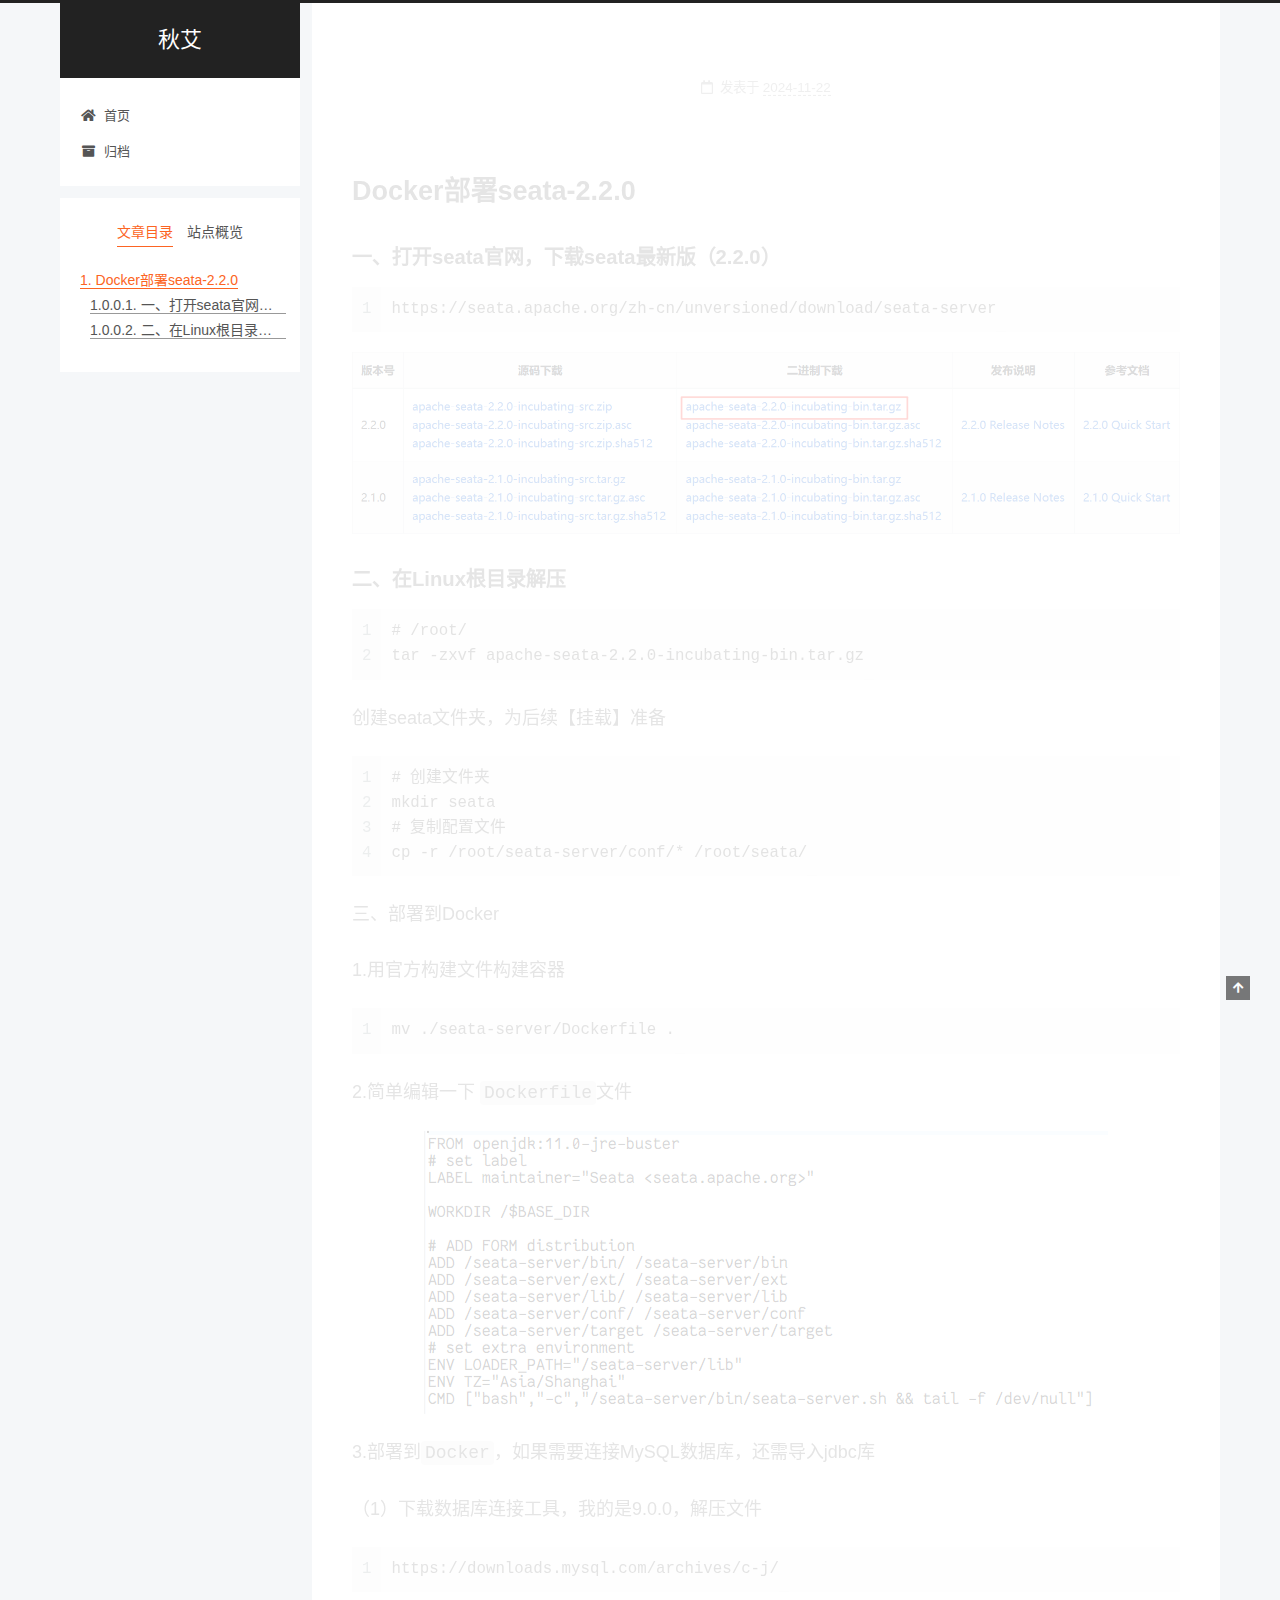
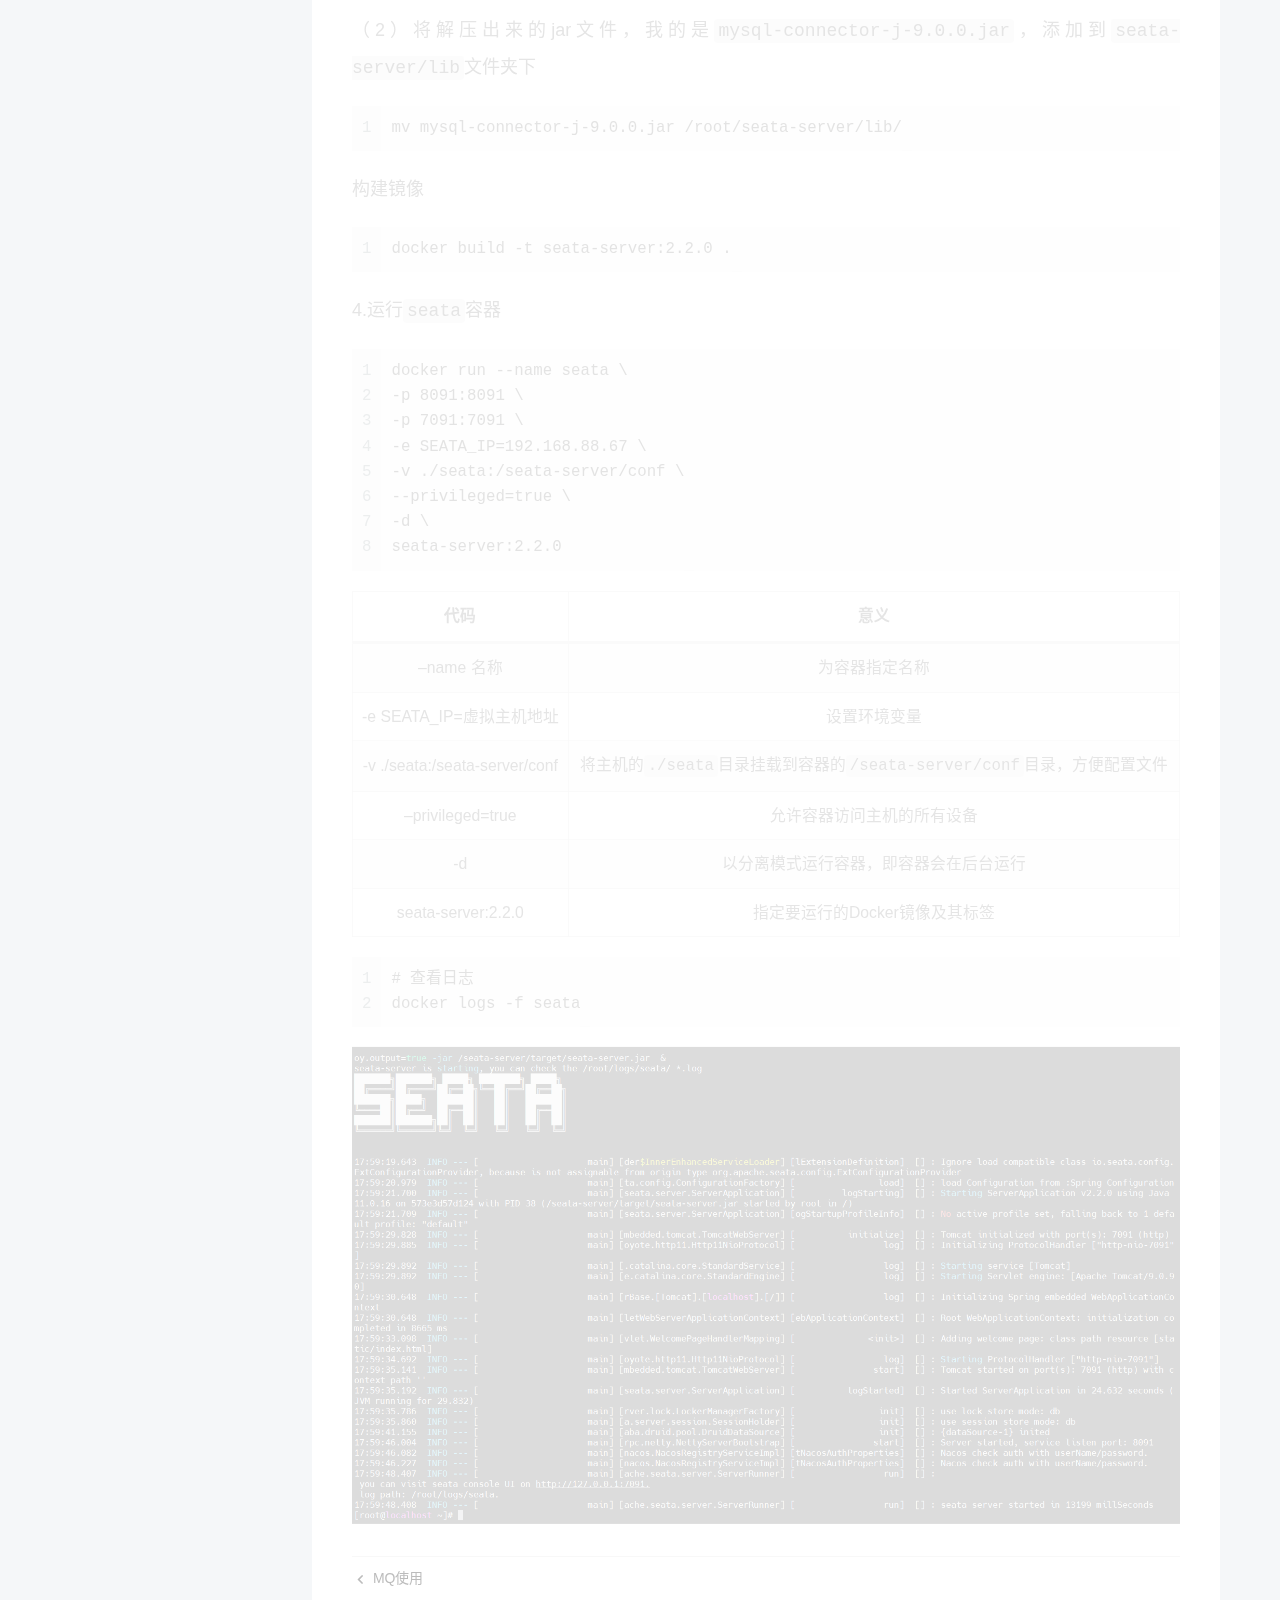
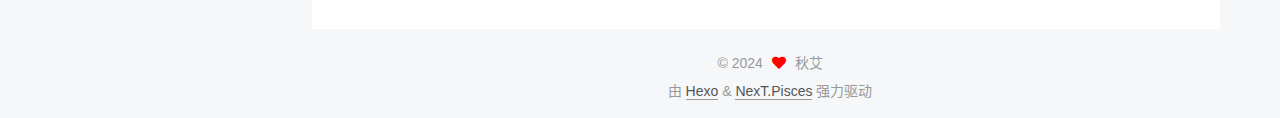
<file: 2024/11/22/seate v2.2.0 安装/index.html>
<!DOCTYPE html>
<html lang="zh-CN">
<head>
  <meta charset="UTF-8">
<meta name="viewport" content="width=device-width, initial-scale=1, maximum-scale=2">
<meta name="theme-color" content="#222">
<meta name="generator" content="Hexo 7.3.0">
  <link rel="apple-touch-icon" sizes="180x180" href="/images/apple-touch-icon-next.png">
  <link rel="icon" type="image/png" sizes="32x32" href="/images/favicon-32x32-next.png">
  <link rel="icon" type="image/png" sizes="16x16" href="/images/favicon-16x16-next.png">
  <link rel="mask-icon" href="/images/logo.svg" color="#222">

<link rel="stylesheet" href="/css/main.css">


<link rel="stylesheet" href="/lib/font-awesome/css/all.min.css">

<script id="hexo-configurations">
    var NexT = window.NexT || {};
    var CONFIG = {"hostname":"went9886.github.io","root":"/","scheme":"Pisces","version":"7.8.0","exturl":false,"sidebar":{"position":"left","display":"post","padding":18,"offset":12,"onmobile":false},"copycode":{"enable":true,"show_result":true,"style":null},"back2top":{"enable":true,"sidebar":false,"scrollpercent":false},"bookmark":{"enable":false,"color":"#222","save":"auto"},"fancybox":false,"mediumzoom":false,"lazyload":false,"pangu":false,"comments":{"style":"tabs","active":null,"storage":true,"lazyload":false,"nav":null},"algolia":{"hits":{"per_page":10},"labels":{"input_placeholder":"Search for Posts","hits_empty":"We didn't find any results for the search: ${query}","hits_stats":"${hits} results found in ${time} ms"}},"localsearch":{"enable":false,"trigger":"auto","top_n_per_article":1,"unescape":false,"preload":false},"motion":{"enable":true,"async":false,"transition":{"post_block":"fadeIn","post_header":"slideDownIn","post_body":"slideDownIn","coll_header":"slideLeftIn","sidebar":"slideUpIn"}}};
  </script>

  <meta name="description" content="Docker部署seata-2.2.0一、打开seata官网，下载seata最新版（2.2.0）1https:&#x2F;&#x2F;seata.apache.org&#x2F;zh-cn&#x2F;unversioned&#x2F;download&#x2F;seata-server   二、在Linux根目录解压12# &#x2F;root&#x2F;tar -zxvf apache-seata-2.2.0-incubating-bin.tar.gz  创建seata文件">
<meta property="og:type" content="article">
<meta property="og:title" content="秋艾">
<meta property="og:url" content="https://went9886.github.io/2024/11/22/seate%20v2.2.0%20%E5%AE%89%E8%A3%85/index.html">
<meta property="og:site_name" content="秋艾">
<meta property="og:description" content="Docker部署seata-2.2.0一、打开seata官网，下载seata最新版（2.2.0）1https:&#x2F;&#x2F;seata.apache.org&#x2F;zh-cn&#x2F;unversioned&#x2F;download&#x2F;seata-server   二、在Linux根目录解压12# &#x2F;root&#x2F;tar -zxvf apache-seata-2.2.0-incubating-bin.tar.gz  创建seata文件">
<meta property="og:locale" content="zh_CN">
<meta property="og:image" content="https://went9886.github.io/images/seata_down.png">
<meta property="og:image" content="https://went9886.github.io/images/simple_edit2.png">
<meta property="og:image" content="https://went9886.github.io/images/seata_run_success.png">
<meta property="article:published_time" content="2024-11-22T04:20:08.295Z">
<meta property="article:modified_time" content="2024-11-22T06:06:42.250Z">
<meta property="article:author" content="秋艾">
<meta name="twitter:card" content="summary">
<meta name="twitter:image" content="https://went9886.github.io/images/seata_down.png">

<link rel="canonical" href="https://went9886.github.io/2024/11/22/seate%20v2.2.0%20%E5%AE%89%E8%A3%85/">


<script id="page-configurations">
  // https://hexo.io/docs/variables.html
  CONFIG.page = {
    sidebar: "",
    isHome : false,
    isPost : true,
    lang   : 'zh-CN'
  };
</script>

  <title> | 秋艾</title>
  






  <noscript>
  <style>
  .use-motion .brand,
  .use-motion .menu-item,
  .sidebar-inner,
  .use-motion .post-block,
  .use-motion .pagination,
  .use-motion .comments,
  .use-motion .post-header,
  .use-motion .post-body,
  .use-motion .collection-header { opacity: initial; }

  .use-motion .site-title,
  .use-motion .site-subtitle {
    opacity: initial;
    top: initial;
  }

  .use-motion .logo-line-before i { left: initial; }
  .use-motion .logo-line-after i { right: initial; }
  </style>
</noscript>

</head>

<body itemscope itemtype="http://schema.org/WebPage">
  <div class="container use-motion">
    <div class="headband"></div>

    <header class="header" itemscope itemtype="http://schema.org/WPHeader">
      <div class="header-inner"><div class="site-brand-container">
  <div class="site-nav-toggle">
    <div class="toggle" aria-label="切换导航栏">
      <span class="toggle-line toggle-line-first"></span>
      <span class="toggle-line toggle-line-middle"></span>
      <span class="toggle-line toggle-line-last"></span>
    </div>
  </div>

  <div class="site-meta">

    <a href="/" class="brand" rel="start">
      <span class="logo-line-before"><i></i></span>
      <h1 class="site-title">秋艾</h1>
      <span class="logo-line-after"><i></i></span>
    </a>
  </div>

  <div class="site-nav-right">
    <div class="toggle popup-trigger">
    </div>
  </div>
</div>




<nav class="site-nav">
  <ul id="menu" class="main-menu menu">
        <li class="menu-item menu-item-home">

    <a href="/" rel="section"><i class="fa fa-home fa-fw"></i>首页</a>

  </li>
        <li class="menu-item menu-item-archives">

    <a href="/archives/" rel="section"><i class="fa fa-archive fa-fw"></i>归档</a>

  </li>
  </ul>
</nav>




</div>
    </header>

    
  <div class="back-to-top">
    <i class="fa fa-arrow-up"></i>
    <span>0%</span>
  </div>
  <div class="reading-progress-bar"></div>


    <main class="main">
      <div class="main-inner">
        <div class="content-wrap">
          

          <div class="content post posts-expand">
            

    
  
  
  <article itemscope itemtype="http://schema.org/Article" class="post-block" lang="zh-CN">
    <link itemprop="mainEntityOfPage" href="https://went9886.github.io/2024/11/22/seate%20v2.2.0%20%E5%AE%89%E8%A3%85/">

    <span hidden itemprop="author" itemscope itemtype="http://schema.org/Person">
      <meta itemprop="image" content="/images/avatar.gif">
      <meta itemprop="name" content="秋艾">
      <meta itemprop="description" content="">
    </span>

    <span hidden itemprop="publisher" itemscope itemtype="http://schema.org/Organization">
      <meta itemprop="name" content="秋艾">
    </span>
      <header class="post-header">
        <h1 class="post-title" itemprop="name headline">
          
        </h1>

        <div class="post-meta">
            <span class="post-meta-item">
              <span class="post-meta-item-icon">
                <i class="far fa-calendar"></i>
              </span>
              <span class="post-meta-item-text">发表于</span>
              

              <time title="创建时间：2024-11-22 12:20:08 / 修改时间：14:06:42" itemprop="dateCreated datePublished" datetime="2024-11-22T12:20:08+08:00">2024-11-22</time>
            </span>

          

        </div>
      </header>

    
    
    
    <div class="post-body" itemprop="articleBody">

      
        <h1 id="Docker部署seata-2-2-0"><a href="#Docker部署seata-2-2-0" class="headerlink" title="Docker部署seata-2.2.0"></a>Docker部署seata-2.2.0</h1><h4 id="一、打开seata官网，下载seata最新版（2-2-0）"><a href="#一、打开seata官网，下载seata最新版（2-2-0）" class="headerlink" title="一、打开seata官网，下载seata最新版（2.2.0）"></a>一、打开seata官网，下载seata最新版（2.2.0）</h4><figure class="highlight plaintext"><table><tr><td class="gutter"><pre><span class="line">1</span><br></pre></td><td class="code"><pre><span class="line">https://seata.apache.org/zh-cn/unversioned/download/seata-server</span><br></pre></td></tr></table></figure>

<p><img src="/images/seata_down.png"></p>
<h4 id="二、在Linux根目录解压"><a href="#二、在Linux根目录解压" class="headerlink" title="二、在Linux根目录解压"></a>二、在Linux根目录解压</h4><figure class="highlight plaintext"><table><tr><td class="gutter"><pre><span class="line">1</span><br><span class="line">2</span><br></pre></td><td class="code"><pre><span class="line"># /root/</span><br><span class="line">tar -zxvf apache-seata-2.2.0-incubating-bin.tar.gz</span><br></pre></td></tr></table></figure>

<p>创建seata文件夹，为后续【挂载】准备</p>
<figure class="highlight plaintext"><table><tr><td class="gutter"><pre><span class="line">1</span><br><span class="line">2</span><br><span class="line">3</span><br><span class="line">4</span><br></pre></td><td class="code"><pre><span class="line"># 创建文件夹</span><br><span class="line">mkdir seata</span><br><span class="line"># 复制配置文件</span><br><span class="line">cp -r /root/seata-server/conf/* /root/seata/</span><br></pre></td></tr></table></figure>

<p>三、部署到Docker</p>
<p>1.用官方构建文件构建容器</p>
<figure class="highlight plaintext"><table><tr><td class="gutter"><pre><span class="line">1</span><br></pre></td><td class="code"><pre><span class="line">mv ./seata-server/Dockerfile .</span><br></pre></td></tr></table></figure>

<p>2.简单编辑一下 <code>Dockerfile</code>文件</p>
<p><img src="/images/simple_edit2.png"></p>
<p>3.部署到<code>Docker</code>，如果需要连接MySQL数据库，还需导入jdbc库</p>
<p>（1）下载数据库连接工具，我的是9.0.0，解压文件</p>
<figure class="highlight plaintext"><table><tr><td class="gutter"><pre><span class="line">1</span><br></pre></td><td class="code"><pre><span class="line">https://downloads.mysql.com/archives/c-j/</span><br></pre></td></tr></table></figure>

<p>（2）将解压出来的jar文件，我的是<code>mysql-connector-j-9.0.0.jar</code>，添加到<code>seata-server/lib</code>文件夹下</p>
<figure class="highlight plaintext"><table><tr><td class="gutter"><pre><span class="line">1</span><br></pre></td><td class="code"><pre><span class="line">mv mysql-connector-j-9.0.0.jar /root/seata-server/lib/</span><br></pre></td></tr></table></figure>

<p>构建镜像</p>
<figure class="highlight plaintext"><table><tr><td class="gutter"><pre><span class="line">1</span><br></pre></td><td class="code"><pre><span class="line">docker build -t seata-server:2.2.0 .</span><br></pre></td></tr></table></figure>

<p>4.运行<code>seata</code>容器</p>
<figure class="highlight plaintext"><table><tr><td class="gutter"><pre><span class="line">1</span><br><span class="line">2</span><br><span class="line">3</span><br><span class="line">4</span><br><span class="line">5</span><br><span class="line">6</span><br><span class="line">7</span><br><span class="line">8</span><br></pre></td><td class="code"><pre><span class="line">docker run --name seata \</span><br><span class="line">-p 8091:8091 \</span><br><span class="line">-p 7091:7091 \</span><br><span class="line">-e SEATA_IP=192.168.88.67 \</span><br><span class="line">-v ./seata:/seata-server/conf \</span><br><span class="line">--privileged=true \</span><br><span class="line">-d \</span><br><span class="line">seata-server:2.2.0</span><br></pre></td></tr></table></figure>

<table>
<thead>
<tr>
<th align="center">代码</th>
<th align="center">意义</th>
</tr>
</thead>
<tbody><tr>
<td align="center">–name 名称</td>
<td align="center">为容器指定名称</td>
</tr>
<tr>
<td align="center">-e SEATA_IP&#x3D;虚拟主机地址</td>
<td align="center">设置环境变量</td>
</tr>
<tr>
<td align="center">-v .&#x2F;seata:&#x2F;seata-server&#x2F;conf</td>
<td align="center">将主机的<code>./seata</code>目录挂载到容器的<code>/seata-server/conf</code>目录，方便配置文件</td>
</tr>
<tr>
<td align="center">–privileged&#x3D;true</td>
<td align="center">允许容器访问主机的所有设备</td>
</tr>
<tr>
<td align="center">-d</td>
<td align="center">以分离模式运行容器，即容器会在后台运行</td>
</tr>
<tr>
<td align="center">seata-server:2.2.0</td>
<td align="center">指定要运行的Docker镜像及其标签</td>
</tr>
</tbody></table>
<figure class="highlight plaintext"><table><tr><td class="gutter"><pre><span class="line">1</span><br><span class="line">2</span><br></pre></td><td class="code"><pre><span class="line"># 查看日志</span><br><span class="line">docker logs -f seata</span><br></pre></td></tr></table></figure>

<p><img src="/./images/seata_run_success.png"></p>

    </div>

    
    
    

      <footer class="post-footer">

        


        
    <div class="post-nav">
      <div class="post-nav-item">
    <a href="/2024/11/22/mq/" rel="prev" title="MQ使用">
      <i class="fa fa-chevron-left"></i> MQ使用
    </a></div>
      <div class="post-nav-item"></div>
    </div>
      </footer>
    
  </article>
  
  
  



          </div>
          

<script>
  window.addEventListener('tabs:register', () => {
    let { activeClass } = CONFIG.comments;
    if (CONFIG.comments.storage) {
      activeClass = localStorage.getItem('comments_active') || activeClass;
    }
    if (activeClass) {
      let activeTab = document.querySelector(`a[href="#comment-${activeClass}"]`);
      if (activeTab) {
        activeTab.click();
      }
    }
  });
  if (CONFIG.comments.storage) {
    window.addEventListener('tabs:click', event => {
      if (!event.target.matches('.tabs-comment .tab-content .tab-pane')) return;
      let commentClass = event.target.classList[1];
      localStorage.setItem('comments_active', commentClass);
    });
  }
</script>

        </div>
          
  
  <div class="toggle sidebar-toggle">
    <span class="toggle-line toggle-line-first"></span>
    <span class="toggle-line toggle-line-middle"></span>
    <span class="toggle-line toggle-line-last"></span>
  </div>

  <aside class="sidebar">
    <div class="sidebar-inner">

      <ul class="sidebar-nav motion-element">
        <li class="sidebar-nav-toc">
          文章目录
        </li>
        <li class="sidebar-nav-overview">
          站点概览
        </li>
      </ul>

      <!--noindex-->
      <div class="post-toc-wrap sidebar-panel">
          <div class="post-toc motion-element"><ol class="nav"><li class="nav-item nav-level-1"><a class="nav-link" href="#Docker%E9%83%A8%E7%BD%B2seata-2-2-0"><span class="nav-number">1.</span> <span class="nav-text">Docker部署seata-2.2.0</span></a><ol class="nav-child"><li class="nav-item nav-level-4"><a class="nav-link" href="#%E4%B8%80%E3%80%81%E6%89%93%E5%BC%80seata%E5%AE%98%E7%BD%91%EF%BC%8C%E4%B8%8B%E8%BD%BDseata%E6%9C%80%E6%96%B0%E7%89%88%EF%BC%882-2-0%EF%BC%89"><span class="nav-number">1.0.0.1.</span> <span class="nav-text">一、打开seata官网，下载seata最新版（2.2.0）</span></a></li><li class="nav-item nav-level-4"><a class="nav-link" href="#%E4%BA%8C%E3%80%81%E5%9C%A8Linux%E6%A0%B9%E7%9B%AE%E5%BD%95%E8%A7%A3%E5%8E%8B"><span class="nav-number">1.0.0.2.</span> <span class="nav-text">二、在Linux根目录解压</span></a></li></ol></li></ol></li></ol></li></ol></div>
      </div>
      <!--/noindex-->

      <div class="site-overview-wrap sidebar-panel">
        <div class="site-author motion-element" itemprop="author" itemscope itemtype="http://schema.org/Person">
  <p class="site-author-name" itemprop="name">秋艾</p>
  <div class="site-description" itemprop="description"></div>
</div>
<div class="site-state-wrap motion-element">
  <nav class="site-state">
      <div class="site-state-item site-state-posts">
          <a href="/archives/">
        
          <span class="site-state-item-count">4</span>
          <span class="site-state-item-name">日志</span>
        </a>
      </div>
  </nav>
</div>



      </div>

    </div>
  </aside>
  <div id="sidebar-dimmer"></div>


      </div>
    </main>

    <footer class="footer">
      <div class="footer-inner">
        

        

<div class="copyright">
  
  &copy; 
  <span itemprop="copyrightYear">2024</span>
  <span class="with-love">
    <i class="fa fa-heart"></i>
  </span>
  <span class="author" itemprop="copyrightHolder">秋艾</span>
</div>
  <div class="powered-by">由 <a href="https://hexo.io/" class="theme-link" rel="noopener" target="_blank">Hexo</a> & <a href="https://pisces.theme-next.org/" class="theme-link" rel="noopener" target="_blank">NexT.Pisces</a> 强力驱动
  </div>

        








      </div>
    </footer>
  </div>

  
  <script src="/lib/anime.min.js"></script>
  <script src="/lib/pjax/pjax.min.js"></script>
  <script src="/lib/velocity/velocity.min.js"></script>
  <script src="/lib/velocity/velocity.ui.min.js"></script>

<script src="/js/utils.js"></script>

<script src="/js/motion.js"></script>


<script src="/js/schemes/pisces.js"></script>


<script src="/js/next-boot.js"></script>

  <script>
var pjax = new Pjax({
  selectors: [
    'head title',
    '#page-configurations',
    '.content-wrap',
    '.post-toc-wrap',
    '.languages',
    '#pjax'
  ],
  switches: {
    '.post-toc-wrap': Pjax.switches.innerHTML
  },
  analytics: false,
  cacheBust: false,
  scrollTo : !CONFIG.bookmark.enable
});

window.addEventListener('pjax:success', () => {
  document.querySelectorAll('script[data-pjax], script#page-configurations, #pjax script').forEach(element => {
    var code = element.text || element.textContent || element.innerHTML || '';
    var parent = element.parentNode;
    parent.removeChild(element);
    var script = document.createElement('script');
    if (element.id) {
      script.id = element.id;
    }
    if (element.className) {
      script.className = element.className;
    }
    if (element.type) {
      script.type = element.type;
    }
    if (element.src) {
      script.src = element.src;
      // Force synchronous loading of peripheral JS.
      script.async = false;
    }
    if (element.dataset.pjax !== undefined) {
      script.dataset.pjax = '';
    }
    if (code !== '') {
      script.appendChild(document.createTextNode(code));
    }
    parent.appendChild(script);
  });
  NexT.boot.refresh();
  // Define Motion Sequence & Bootstrap Motion.
  if (CONFIG.motion.enable) {
    NexT.motion.integrator
      .init()
      .add(NexT.motion.middleWares.subMenu)
      .add(NexT.motion.middleWares.postList)
      .bootstrap();
  }
  NexT.utils.updateSidebarPosition();
});
</script>




  















    <div id="pjax">
  

  

    </div>
</body>
</html>
</file>
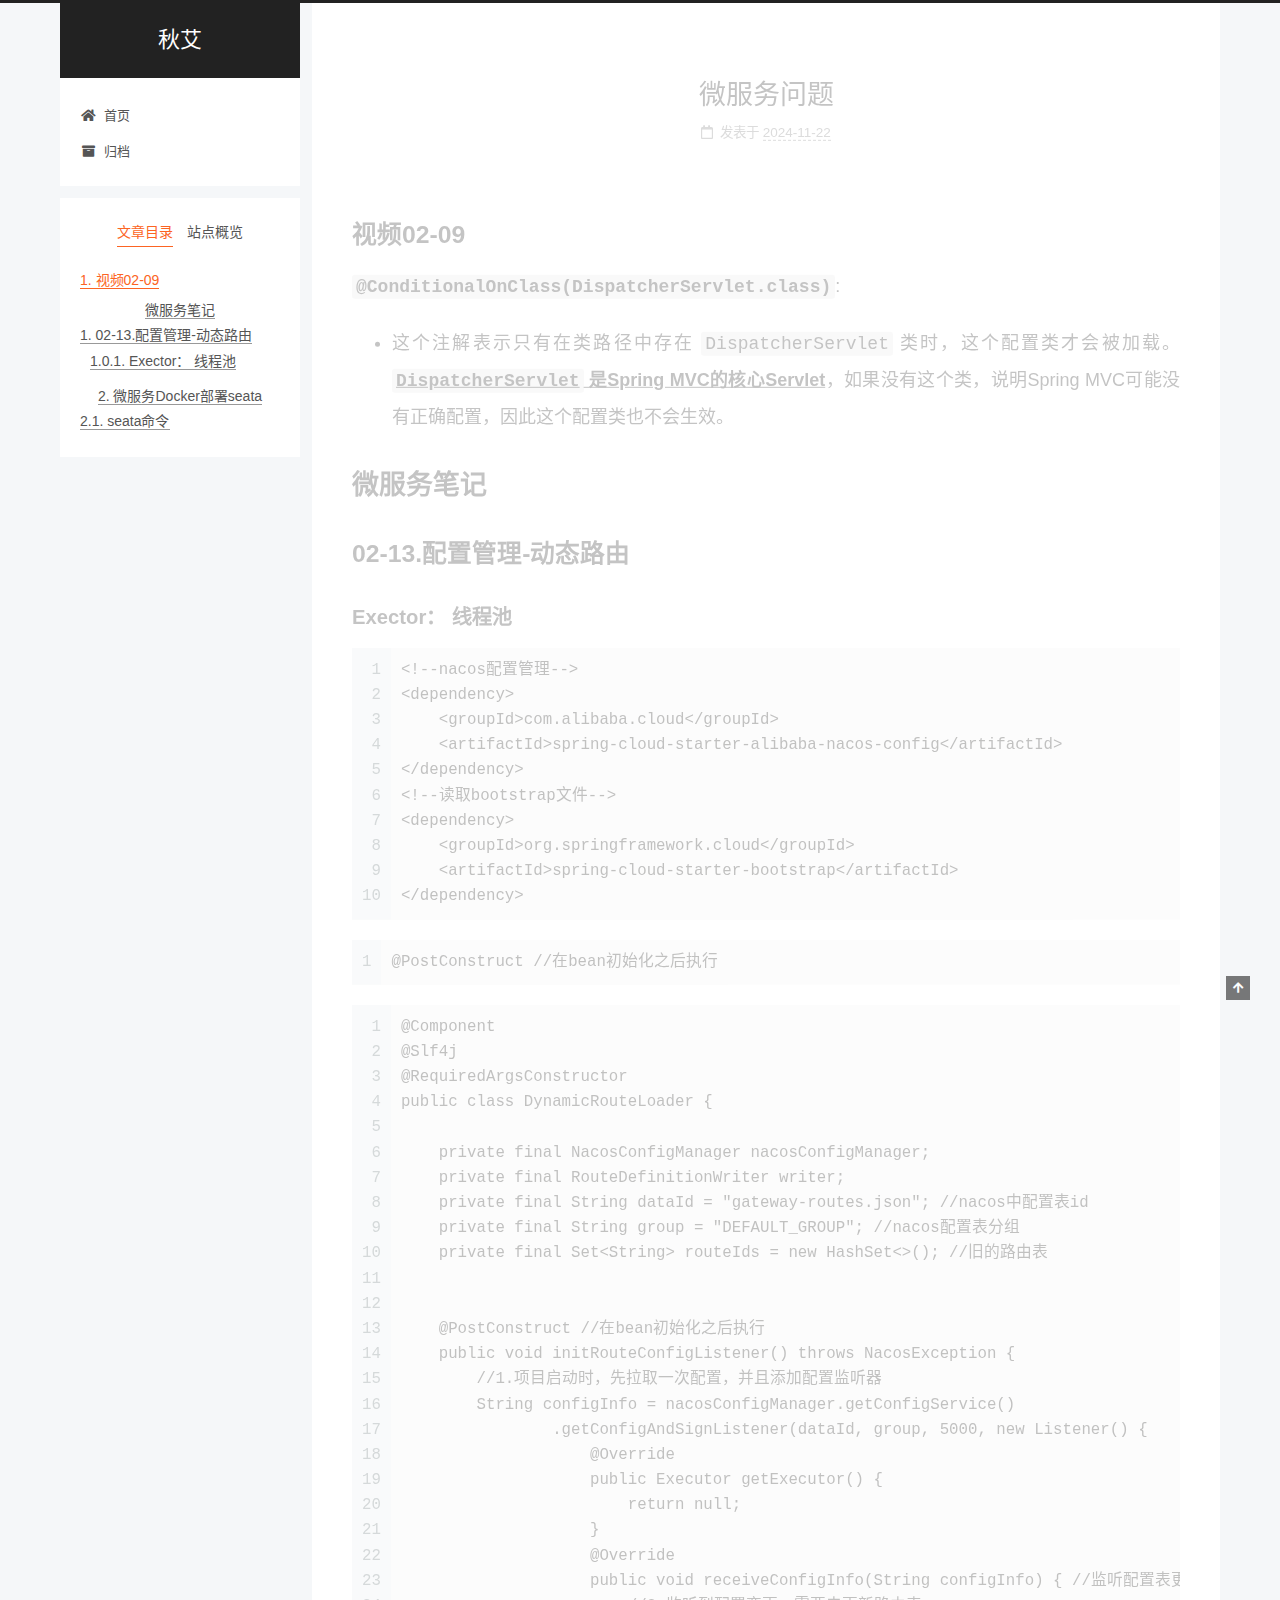
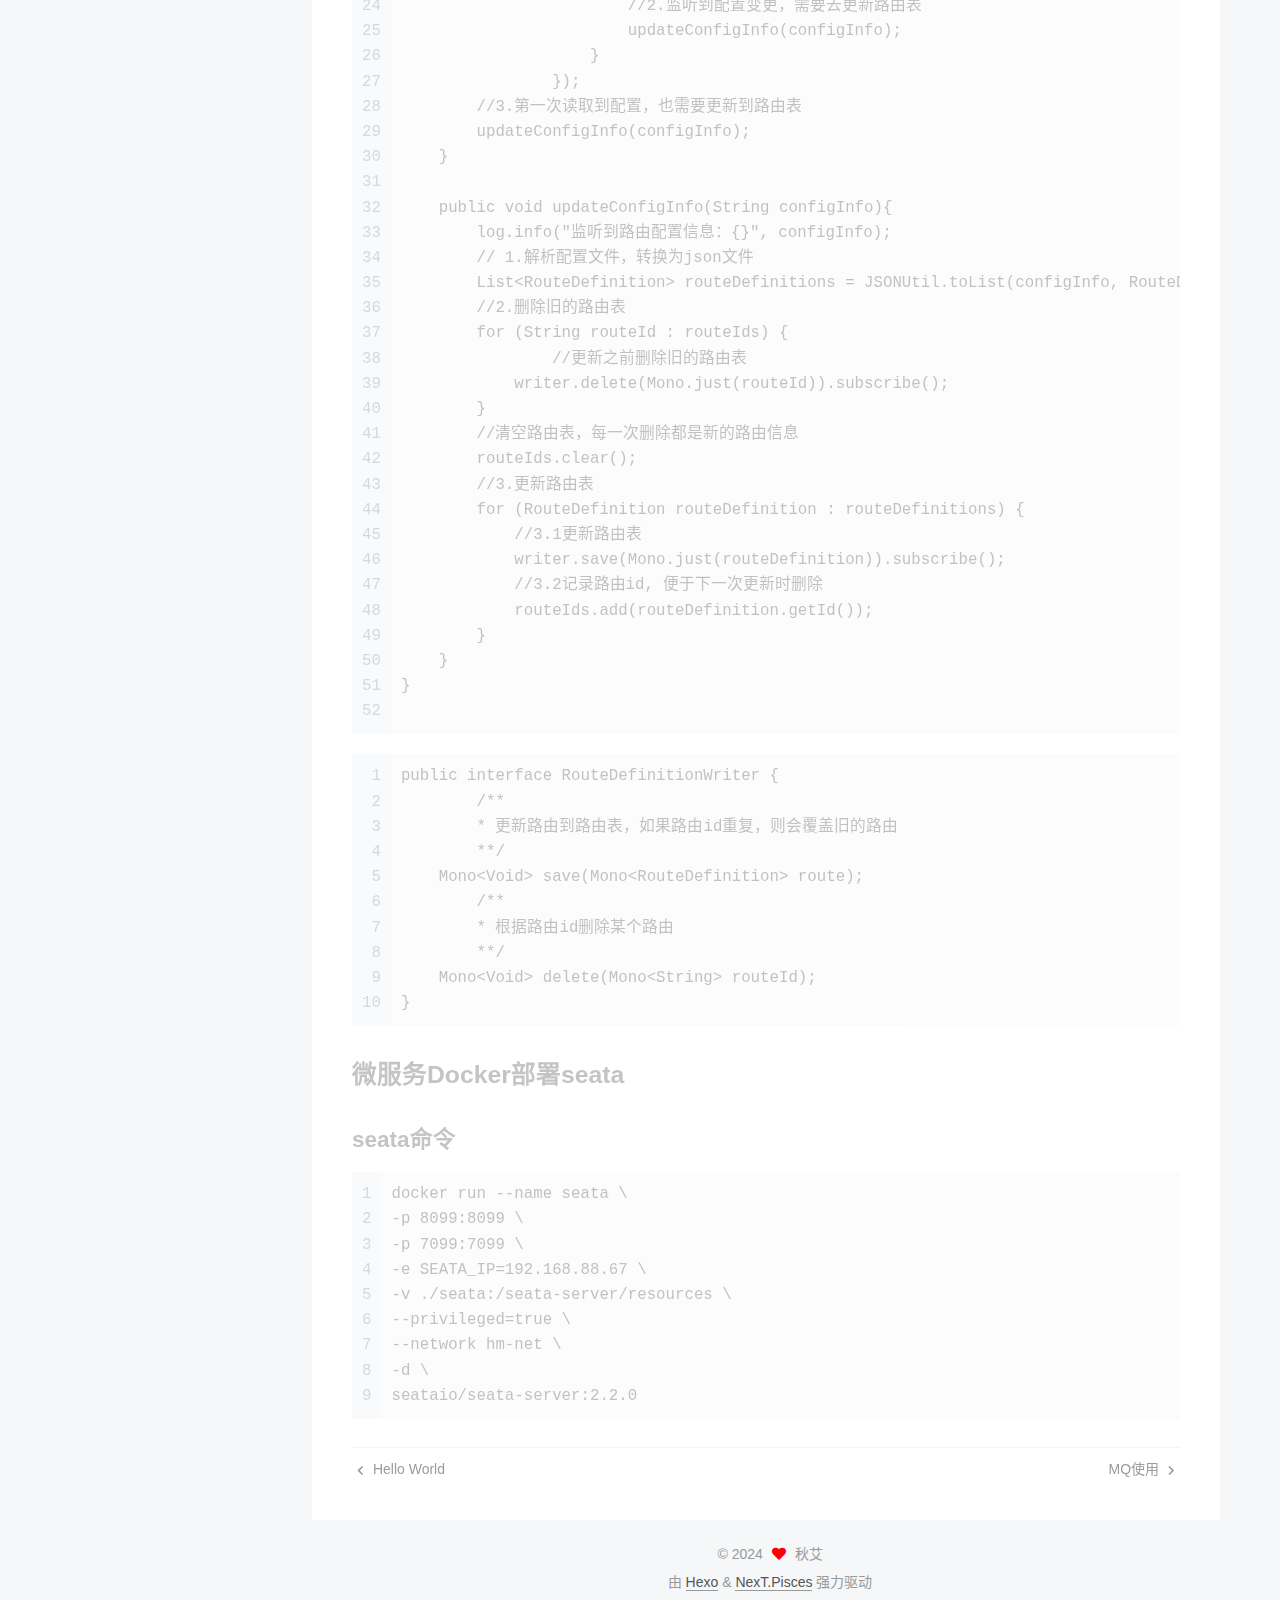
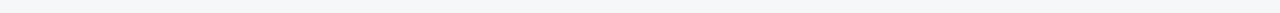
<file: 2024/11/22/微服务问题/index.html>
<!DOCTYPE html>
<html lang="zh-CN">
<head>
  <meta charset="UTF-8">
<meta name="viewport" content="width=device-width, initial-scale=1, maximum-scale=2">
<meta name="theme-color" content="#222">
<meta name="generator" content="Hexo 7.3.0">
  <link rel="apple-touch-icon" sizes="180x180" href="/images/apple-touch-icon-next.png">
  <link rel="icon" type="image/png" sizes="32x32" href="/images/favicon-32x32-next.png">
  <link rel="icon" type="image/png" sizes="16x16" href="/images/favicon-16x16-next.png">
  <link rel="mask-icon" href="/images/logo.svg" color="#222">

<link rel="stylesheet" href="/css/main.css">


<link rel="stylesheet" href="/lib/font-awesome/css/all.min.css">

<script id="hexo-configurations">
    var NexT = window.NexT || {};
    var CONFIG = {"hostname":"went9886.github.io","root":"/","scheme":"Pisces","version":"7.8.0","exturl":false,"sidebar":{"position":"left","display":"post","padding":18,"offset":12,"onmobile":false},"copycode":{"enable":true,"show_result":true,"style":null},"back2top":{"enable":true,"sidebar":false,"scrollpercent":false},"bookmark":{"enable":false,"color":"#222","save":"auto"},"fancybox":false,"mediumzoom":false,"lazyload":false,"pangu":false,"comments":{"style":"tabs","active":null,"storage":true,"lazyload":false,"nav":null},"algolia":{"hits":{"per_page":10},"labels":{"input_placeholder":"Search for Posts","hits_empty":"We didn't find any results for the search: ${query}","hits_stats":"${hits} results found in ${time} ms"}},"localsearch":{"enable":false,"trigger":"auto","top_n_per_article":1,"unescape":false,"preload":false},"motion":{"enable":true,"async":false,"transition":{"post_block":"fadeIn","post_header":"slideDownIn","post_body":"slideDownIn","coll_header":"slideLeftIn","sidebar":"slideUpIn"}}};
  </script>

  <meta name="description" content="视频02-09@ConditionalOnClass(DispatcherServlet.class):  这个注解表示只有在类路径中存在 DispatcherServlet 类时，这个配置类才会被加载。DispatcherServlet 是Spring MVC的核心Servlet，如果没有这个类，说明Spring MVC可能没有正确配置，因此这个配置类也不会生效。  微服务笔记02-13.配置管">
<meta property="og:type" content="article">
<meta property="og:title" content="微服务问题">
<meta property="og:url" content="https://went9886.github.io/2024/11/22/%E5%BE%AE%E6%9C%8D%E5%8A%A1%E9%97%AE%E9%A2%98/index.html">
<meta property="og:site_name" content="秋艾">
<meta property="og:description" content="视频02-09@ConditionalOnClass(DispatcherServlet.class):  这个注解表示只有在类路径中存在 DispatcherServlet 类时，这个配置类才会被加载。DispatcherServlet 是Spring MVC的核心Servlet，如果没有这个类，说明Spring MVC可能没有正确配置，因此这个配置类也不会生效。  微服务笔记02-13.配置管">
<meta property="og:locale" content="zh_CN">
<meta property="article:published_time" content="2024-11-22T00:27:41.644Z">
<meta property="article:modified_time" content="2024-11-22T00:57:47.543Z">
<meta property="article:author" content="秋艾">
<meta name="twitter:card" content="summary">

<link rel="canonical" href="https://went9886.github.io/2024/11/22/%E5%BE%AE%E6%9C%8D%E5%8A%A1%E9%97%AE%E9%A2%98/">


<script id="page-configurations">
  // https://hexo.io/docs/variables.html
  CONFIG.page = {
    sidebar: "",
    isHome : false,
    isPost : true,
    lang   : 'zh-CN'
  };
</script>

  <title>微服务问题 | 秋艾</title>
  






  <noscript>
  <style>
  .use-motion .brand,
  .use-motion .menu-item,
  .sidebar-inner,
  .use-motion .post-block,
  .use-motion .pagination,
  .use-motion .comments,
  .use-motion .post-header,
  .use-motion .post-body,
  .use-motion .collection-header { opacity: initial; }

  .use-motion .site-title,
  .use-motion .site-subtitle {
    opacity: initial;
    top: initial;
  }

  .use-motion .logo-line-before i { left: initial; }
  .use-motion .logo-line-after i { right: initial; }
  </style>
</noscript>

</head>

<body itemscope itemtype="http://schema.org/WebPage">
  <div class="container use-motion">
    <div class="headband"></div>

    <header class="header" itemscope itemtype="http://schema.org/WPHeader">
      <div class="header-inner"><div class="site-brand-container">
  <div class="site-nav-toggle">
    <div class="toggle" aria-label="切换导航栏">
      <span class="toggle-line toggle-line-first"></span>
      <span class="toggle-line toggle-line-middle"></span>
      <span class="toggle-line toggle-line-last"></span>
    </div>
  </div>

  <div class="site-meta">

    <a href="/" class="brand" rel="start">
      <span class="logo-line-before"><i></i></span>
      <h1 class="site-title">秋艾</h1>
      <span class="logo-line-after"><i></i></span>
    </a>
  </div>

  <div class="site-nav-right">
    <div class="toggle popup-trigger">
    </div>
  </div>
</div>




<nav class="site-nav">
  <ul id="menu" class="main-menu menu">
        <li class="menu-item menu-item-home">

    <a href="/" rel="section"><i class="fa fa-home fa-fw"></i>首页</a>

  </li>
        <li class="menu-item menu-item-archives">

    <a href="/archives/" rel="section"><i class="fa fa-archive fa-fw"></i>归档</a>

  </li>
  </ul>
</nav>




</div>
    </header>

    
  <div class="back-to-top">
    <i class="fa fa-arrow-up"></i>
    <span>0%</span>
  </div>
  <div class="reading-progress-bar"></div>


    <main class="main">
      <div class="main-inner">
        <div class="content-wrap">
          

          <div class="content post posts-expand">
            

    
  
  
  <article itemscope itemtype="http://schema.org/Article" class="post-block" lang="zh-CN">
    <link itemprop="mainEntityOfPage" href="https://went9886.github.io/2024/11/22/%E5%BE%AE%E6%9C%8D%E5%8A%A1%E9%97%AE%E9%A2%98/">

    <span hidden itemprop="author" itemscope itemtype="http://schema.org/Person">
      <meta itemprop="image" content="/images/avatar.gif">
      <meta itemprop="name" content="秋艾">
      <meta itemprop="description" content="">
    </span>

    <span hidden itemprop="publisher" itemscope itemtype="http://schema.org/Organization">
      <meta itemprop="name" content="秋艾">
    </span>
      <header class="post-header">
        <h1 class="post-title" itemprop="name headline">
          微服务问题
        </h1>

        <div class="post-meta">
            <span class="post-meta-item">
              <span class="post-meta-item-icon">
                <i class="far fa-calendar"></i>
              </span>
              <span class="post-meta-item-text">发表于</span>
              

              <time title="创建时间：2024-11-22 08:27:41 / 修改时间：08:57:47" itemprop="dateCreated datePublished" datetime="2024-11-22T08:27:41+08:00">2024-11-22</time>
            </span>

          

        </div>
      </header>

    
    
    
    <div class="post-body" itemprop="articleBody">

      
        <h2 id="视频02-09"><a href="#视频02-09" class="headerlink" title="视频02-09"></a>视频02-09</h2><p><strong><code>@ConditionalOnClass(DispatcherServlet.class)</code></strong>:</p>
<ul>
<li>这个注解表示只有在类路径中存在 <code>DispatcherServlet</code> 类时，这个配置类才会被加载。<u><strong><code>DispatcherServlet</code> 是Spring MVC的核心Servlet</strong></u>，如果没有这个类，说明Spring MVC可能没有正确配置，因此这个配置类也不会生效。</li>
</ul>
<h1 id="微服务笔记"><a href="#微服务笔记" class="headerlink" title="微服务笔记"></a>微服务笔记</h1><h2 id="02-13-配置管理-动态路由"><a href="#02-13-配置管理-动态路由" class="headerlink" title="02-13.配置管理-动态路由"></a>02-13.配置管理-动态路由</h2><h4 id="Exector：-线程池"><a href="#Exector：-线程池" class="headerlink" title="Exector： 线程池"></a>Exector： 线程池</h4><figure class="highlight plaintext"><table><tr><td class="gutter"><pre><span class="line">1</span><br><span class="line">2</span><br><span class="line">3</span><br><span class="line">4</span><br><span class="line">5</span><br><span class="line">6</span><br><span class="line">7</span><br><span class="line">8</span><br><span class="line">9</span><br><span class="line">10</span><br></pre></td><td class="code"><pre><span class="line">&lt;!--nacos配置管理--&gt;</span><br><span class="line">&lt;dependency&gt;</span><br><span class="line">    &lt;groupId&gt;com.alibaba.cloud&lt;/groupId&gt;</span><br><span class="line">    &lt;artifactId&gt;spring-cloud-starter-alibaba-nacos-config&lt;/artifactId&gt;</span><br><span class="line">&lt;/dependency&gt;</span><br><span class="line">&lt;!--读取bootstrap文件--&gt;</span><br><span class="line">&lt;dependency&gt;</span><br><span class="line">    &lt;groupId&gt;org.springframework.cloud&lt;/groupId&gt;</span><br><span class="line">    &lt;artifactId&gt;spring-cloud-starter-bootstrap&lt;/artifactId&gt;</span><br><span class="line">&lt;/dependency&gt;</span><br></pre></td></tr></table></figure>

<figure class="highlight plaintext"><table><tr><td class="gutter"><pre><span class="line">1</span><br></pre></td><td class="code"><pre><span class="line">@PostConstruct //在bean初始化之后执行</span><br></pre></td></tr></table></figure>

<figure class="highlight plaintext"><table><tr><td class="gutter"><pre><span class="line">1</span><br><span class="line">2</span><br><span class="line">3</span><br><span class="line">4</span><br><span class="line">5</span><br><span class="line">6</span><br><span class="line">7</span><br><span class="line">8</span><br><span class="line">9</span><br><span class="line">10</span><br><span class="line">11</span><br><span class="line">12</span><br><span class="line">13</span><br><span class="line">14</span><br><span class="line">15</span><br><span class="line">16</span><br><span class="line">17</span><br><span class="line">18</span><br><span class="line">19</span><br><span class="line">20</span><br><span class="line">21</span><br><span class="line">22</span><br><span class="line">23</span><br><span class="line">24</span><br><span class="line">25</span><br><span class="line">26</span><br><span class="line">27</span><br><span class="line">28</span><br><span class="line">29</span><br><span class="line">30</span><br><span class="line">31</span><br><span class="line">32</span><br><span class="line">33</span><br><span class="line">34</span><br><span class="line">35</span><br><span class="line">36</span><br><span class="line">37</span><br><span class="line">38</span><br><span class="line">39</span><br><span class="line">40</span><br><span class="line">41</span><br><span class="line">42</span><br><span class="line">43</span><br><span class="line">44</span><br><span class="line">45</span><br><span class="line">46</span><br><span class="line">47</span><br><span class="line">48</span><br><span class="line">49</span><br><span class="line">50</span><br><span class="line">51</span><br><span class="line">52</span><br></pre></td><td class="code"><pre><span class="line">@Component</span><br><span class="line">@Slf4j</span><br><span class="line">@RequiredArgsConstructor</span><br><span class="line">public class DynamicRouteLoader &#123;</span><br><span class="line"></span><br><span class="line">    private final NacosConfigManager nacosConfigManager;</span><br><span class="line">    private final RouteDefinitionWriter writer;</span><br><span class="line">    private final String dataId = &quot;gateway-routes.json&quot;; //nacos中配置表id</span><br><span class="line">    private final String group = &quot;DEFAULT_GROUP&quot;; //nacos配置表分组</span><br><span class="line">    private final Set&lt;String&gt; routeIds = new HashSet&lt;&gt;(); //旧的路由表</span><br><span class="line"></span><br><span class="line"></span><br><span class="line">    @PostConstruct //在bean初始化之后执行</span><br><span class="line">    public void initRouteConfigListener() throws NacosException &#123;</span><br><span class="line">        //1.项目启动时，先拉取一次配置，并且添加配置监听器</span><br><span class="line">        String configInfo = nacosConfigManager.getConfigService()</span><br><span class="line">                .getConfigAndSignListener(dataId, group, 5000, new Listener() &#123;</span><br><span class="line">                    @Override</span><br><span class="line">                    public Executor getExecutor() &#123;</span><br><span class="line">                        return null;</span><br><span class="line">                    &#125;</span><br><span class="line">                    @Override</span><br><span class="line">                    public void receiveConfigInfo(String configInfo) &#123; //监听配置表更新</span><br><span class="line">                        //2.监听到配置变更，需要去更新路由表</span><br><span class="line">                        updateConfigInfo(configInfo);</span><br><span class="line">                    &#125;</span><br><span class="line">                &#125;);</span><br><span class="line">        //3.第一次读取到配置，也需要更新到路由表</span><br><span class="line">        updateConfigInfo(configInfo);</span><br><span class="line">    &#125;</span><br><span class="line"></span><br><span class="line">    public void updateConfigInfo(String configInfo)&#123;</span><br><span class="line">        log.info(&quot;监听到路由配置信息：&#123;&#125;&quot;, configInfo);</span><br><span class="line">        // 1.解析配置文件，转换为json文件</span><br><span class="line">        List&lt;RouteDefinition&gt; routeDefinitions = JSONUtil.toList(configInfo, RouteDefinition.class);</span><br><span class="line">        //2.删除旧的路由表</span><br><span class="line">        for (String routeId : routeIds) &#123;</span><br><span class="line">        	//更新之前删除旧的路由表</span><br><span class="line">            writer.delete(Mono.just(routeId)).subscribe();</span><br><span class="line">        &#125;</span><br><span class="line">        //清空路由表，每一次删除都是新的路由信息</span><br><span class="line">        routeIds.clear();</span><br><span class="line">        //3.更新路由表</span><br><span class="line">        for (RouteDefinition routeDefinition : routeDefinitions) &#123;</span><br><span class="line">            //3.1更新路由表</span><br><span class="line">            writer.save(Mono.just(routeDefinition)).subscribe();</span><br><span class="line">            //3.2记录路由id, 便于下一次更新时删除</span><br><span class="line">            routeIds.add(routeDefinition.getId());</span><br><span class="line">        &#125;</span><br><span class="line">    &#125;</span><br><span class="line">&#125;</span><br><span class="line"></span><br></pre></td></tr></table></figure>

<figure class="highlight plaintext"><table><tr><td class="gutter"><pre><span class="line">1</span><br><span class="line">2</span><br><span class="line">3</span><br><span class="line">4</span><br><span class="line">5</span><br><span class="line">6</span><br><span class="line">7</span><br><span class="line">8</span><br><span class="line">9</span><br><span class="line">10</span><br></pre></td><td class="code"><pre><span class="line">public interface RouteDefinitionWriter &#123;</span><br><span class="line">	/**</span><br><span class="line">	* 更新路由到路由表，如果路由id重复，则会覆盖旧的路由</span><br><span class="line">	**/</span><br><span class="line">    Mono&lt;Void&gt; save(Mono&lt;RouteDefinition&gt; route);</span><br><span class="line">	/**</span><br><span class="line">	* 根据路由id删除某个路由</span><br><span class="line">	**/</span><br><span class="line">    Mono&lt;Void&gt; delete(Mono&lt;String&gt; routeId);</span><br><span class="line">&#125;</span><br></pre></td></tr></table></figure>

<h2 id="微服务Docker部署seata"><a href="#微服务Docker部署seata" class="headerlink" title="微服务Docker部署seata"></a>微服务Docker部署seata</h2><h3 id="seata命令"><a href="#seata命令" class="headerlink" title="seata命令"></a>seata命令</h3><figure class="highlight plaintext"><table><tr><td class="gutter"><pre><span class="line">1</span><br><span class="line">2</span><br><span class="line">3</span><br><span class="line">4</span><br><span class="line">5</span><br><span class="line">6</span><br><span class="line">7</span><br><span class="line">8</span><br><span class="line">9</span><br></pre></td><td class="code"><pre><span class="line">docker run --name seata \</span><br><span class="line">-p 8099:8099 \</span><br><span class="line">-p 7099:7099 \</span><br><span class="line">-e SEATA_IP=192.168.88.67 \</span><br><span class="line">-v ./seata:/seata-server/resources \</span><br><span class="line">--privileged=true \</span><br><span class="line">--network hm-net \</span><br><span class="line">-d \</span><br><span class="line">seataio/seata-server:2.2.0</span><br></pre></td></tr></table></figure>


    </div>

    
    
    

      <footer class="post-footer">

        


        
    <div class="post-nav">
      <div class="post-nav-item">
    <a href="/2024/11/21/hello-world/" rel="prev" title="Hello World">
      <i class="fa fa-chevron-left"></i> Hello World
    </a></div>
      <div class="post-nav-item">
    <a href="/2024/11/22/mq/" rel="next" title="MQ使用">
      MQ使用 <i class="fa fa-chevron-right"></i>
    </a></div>
    </div>
      </footer>
    
  </article>
  
  
  



          </div>
          

<script>
  window.addEventListener('tabs:register', () => {
    let { activeClass } = CONFIG.comments;
    if (CONFIG.comments.storage) {
      activeClass = localStorage.getItem('comments_active') || activeClass;
    }
    if (activeClass) {
      let activeTab = document.querySelector(`a[href="#comment-${activeClass}"]`);
      if (activeTab) {
        activeTab.click();
      }
    }
  });
  if (CONFIG.comments.storage) {
    window.addEventListener('tabs:click', event => {
      if (!event.target.matches('.tabs-comment .tab-content .tab-pane')) return;
      let commentClass = event.target.classList[1];
      localStorage.setItem('comments_active', commentClass);
    });
  }
</script>

        </div>
          
  
  <div class="toggle sidebar-toggle">
    <span class="toggle-line toggle-line-first"></span>
    <span class="toggle-line toggle-line-middle"></span>
    <span class="toggle-line toggle-line-last"></span>
  </div>

  <aside class="sidebar">
    <div class="sidebar-inner">

      <ul class="sidebar-nav motion-element">
        <li class="sidebar-nav-toc">
          文章目录
        </li>
        <li class="sidebar-nav-overview">
          站点概览
        </li>
      </ul>

      <!--noindex-->
      <div class="post-toc-wrap sidebar-panel">
          <div class="post-toc motion-element"><ol class="nav"><li class="nav-item nav-level-2"><a class="nav-link" href="#%E8%A7%86%E9%A2%9102-09"><span class="nav-number">1.</span> <span class="nav-text">视频02-09</span></a></li></ol></li><li class="nav-item nav-level-1"><a class="nav-link" href="#%E5%BE%AE%E6%9C%8D%E5%8A%A1%E7%AC%94%E8%AE%B0"><span class="nav-number"></span> <span class="nav-text">微服务笔记</span></a><ol class="nav-child"><li class="nav-item nav-level-2"><a class="nav-link" href="#02-13-%E9%85%8D%E7%BD%AE%E7%AE%A1%E7%90%86-%E5%8A%A8%E6%80%81%E8%B7%AF%E7%94%B1"><span class="nav-number">1.</span> <span class="nav-text">02-13.配置管理-动态路由</span></a><ol class="nav-child"><li class="nav-item nav-level-4"><a class="nav-link" href="#Exector%EF%BC%9A-%E7%BA%BF%E7%A8%8B%E6%B1%A0"><span class="nav-number">1.0.1.</span> <span class="nav-text">Exector： 线程池</span></a></li></ol></li></ol></li><li class="nav-item nav-level-2"><a class="nav-link" href="#%E5%BE%AE%E6%9C%8D%E5%8A%A1Docker%E9%83%A8%E7%BD%B2seata"><span class="nav-number">2.</span> <span class="nav-text">微服务Docker部署seata</span></a><ol class="nav-child"><li class="nav-item nav-level-3"><a class="nav-link" href="#seata%E5%91%BD%E4%BB%A4"><span class="nav-number">2.1.</span> <span class="nav-text">seata命令</span></a></li></ol></li></ol></div>
      </div>
      <!--/noindex-->

      <div class="site-overview-wrap sidebar-panel">
        <div class="site-author motion-element" itemprop="author" itemscope itemtype="http://schema.org/Person">
  <p class="site-author-name" itemprop="name">秋艾</p>
  <div class="site-description" itemprop="description"></div>
</div>
<div class="site-state-wrap motion-element">
  <nav class="site-state">
      <div class="site-state-item site-state-posts">
          <a href="/archives/">
        
          <span class="site-state-item-count">4</span>
          <span class="site-state-item-name">日志</span>
        </a>
      </div>
  </nav>
</div>



      </div>

    </div>
  </aside>
  <div id="sidebar-dimmer"></div>


      </div>
    </main>

    <footer class="footer">
      <div class="footer-inner">
        

        

<div class="copyright">
  
  &copy; 
  <span itemprop="copyrightYear">2024</span>
  <span class="with-love">
    <i class="fa fa-heart"></i>
  </span>
  <span class="author" itemprop="copyrightHolder">秋艾</span>
</div>
  <div class="powered-by">由 <a href="https://hexo.io/" class="theme-link" rel="noopener" target="_blank">Hexo</a> & <a href="https://pisces.theme-next.org/" class="theme-link" rel="noopener" target="_blank">NexT.Pisces</a> 强力驱动
  </div>

        








      </div>
    </footer>
  </div>

  
  <script src="/lib/anime.min.js"></script>
  <script src="/lib/pjax/pjax.min.js"></script>
  <script src="/lib/velocity/velocity.min.js"></script>
  <script src="/lib/velocity/velocity.ui.min.js"></script>

<script src="/js/utils.js"></script>

<script src="/js/motion.js"></script>


<script src="/js/schemes/pisces.js"></script>


<script src="/js/next-boot.js"></script>

  <script>
var pjax = new Pjax({
  selectors: [
    'head title',
    '#page-configurations',
    '.content-wrap',
    '.post-toc-wrap',
    '.languages',
    '#pjax'
  ],
  switches: {
    '.post-toc-wrap': Pjax.switches.innerHTML
  },
  analytics: false,
  cacheBust: false,
  scrollTo : !CONFIG.bookmark.enable
});

window.addEventListener('pjax:success', () => {
  document.querySelectorAll('script[data-pjax], script#page-configurations, #pjax script').forEach(element => {
    var code = element.text || element.textContent || element.innerHTML || '';
    var parent = element.parentNode;
    parent.removeChild(element);
    var script = document.createElement('script');
    if (element.id) {
      script.id = element.id;
    }
    if (element.className) {
      script.className = element.className;
    }
    if (element.type) {
      script.type = element.type;
    }
    if (element.src) {
      script.src = element.src;
      // Force synchronous loading of peripheral JS.
      script.async = false;
    }
    if (element.dataset.pjax !== undefined) {
      script.dataset.pjax = '';
    }
    if (code !== '') {
      script.appendChild(document.createTextNode(code));
    }
    parent.appendChild(script);
  });
  NexT.boot.refresh();
  // Define Motion Sequence & Bootstrap Motion.
  if (CONFIG.motion.enable) {
    NexT.motion.integrator
      .init()
      .add(NexT.motion.middleWares.subMenu)
      .add(NexT.motion.middleWares.postList)
      .bootstrap();
  }
  NexT.utils.updateSidebarPosition();
});
</script>




  















    <div id="pjax">
  

  

    </div>
</body>
</html>
</file>
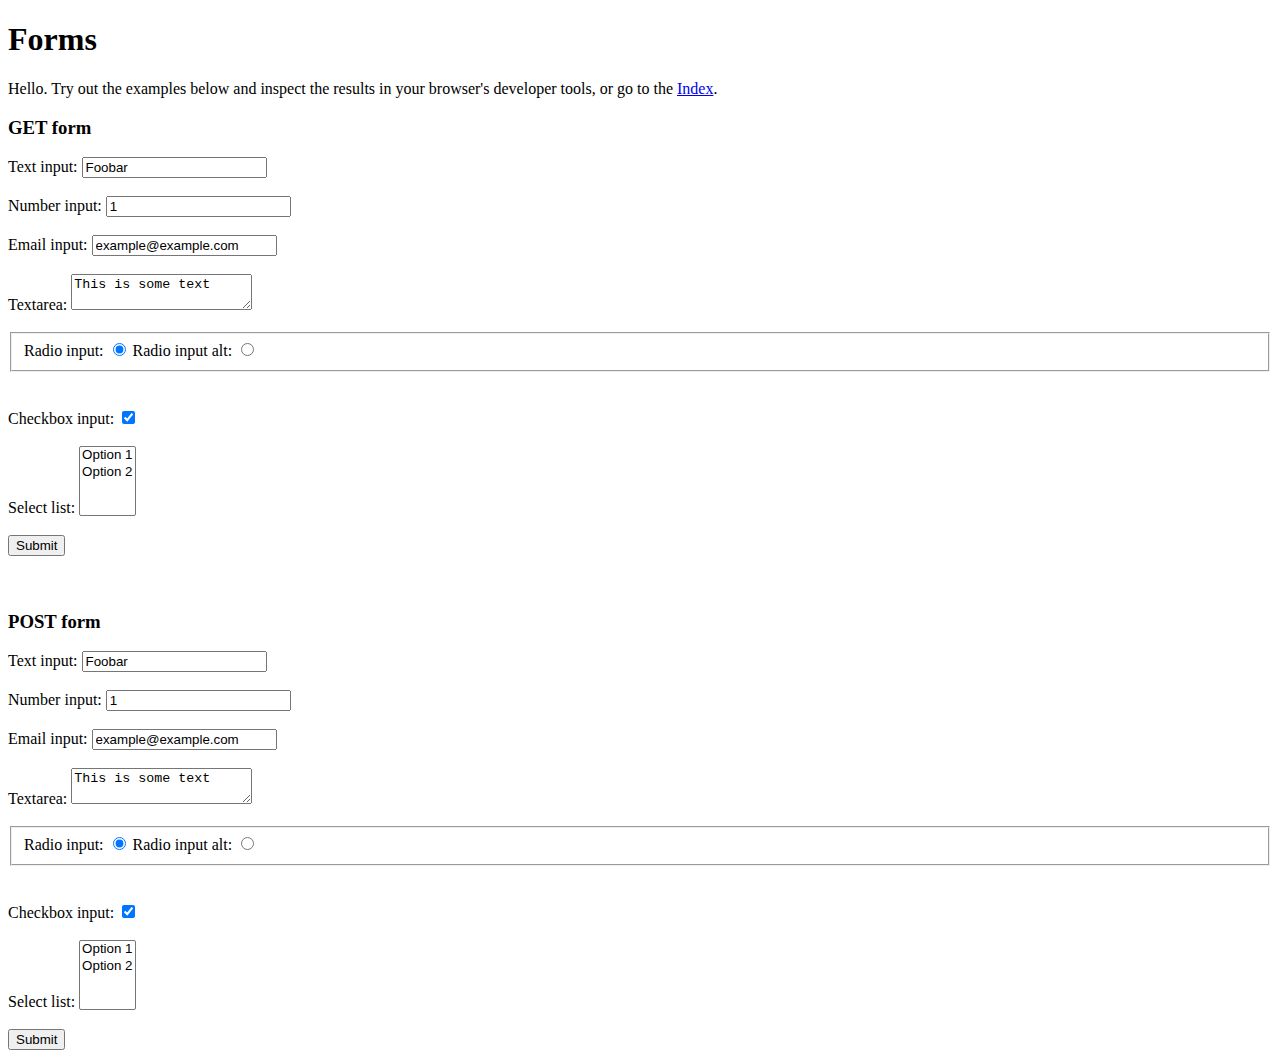
<file: lib/pjax/example/forms.html>
<!doctype html>
<html>
  <head>
    <meta charset="utf-8">
    <title>Forms</title>
    <script src="../pjax.js"></script>
    <script src="example.js"></script>
  </head>
  <body>
    <div class="body">
      <h1>Forms</h1>
      Hello. Try out the examples below and inspect the results in your browser's developer tools, or go to the <a href="index.html" class="js-Pjax">Index</a>.

      <h3>GET form</h3>

      <form action="" method="get" class="js-Pjax" id="get-form">
        <label for="get-form-text">Text input:</label>
        <input type="text" name="textInput" id="get-form-text" value="Foobar" />

        <br />
        <br />

        <label for="get-form-number">Number input:</label>
        <input type="number" name="numberInput" id="get-form-number" value="1" />

        <br />
        <br />

        <label for="get-form-email">Email input:</label>
        <input type="email" name="emailInput" id="get-form-email" value="example@example.com" />

        <br />
        <br />

        <label for="get-form-textarea">Textarea:</label>
        <textarea name="textarea" id="get-form-textarea">This is some text</textarea>

        <br />
        <br />

        <fieldset>
          <label for="get-form-radio-1">Radio input:</label>
          <input type="radio" name="radioInput" value="radio-1" checked id="get-form-radio-1" />

          <label for="get-form-radio-2">Radio input alt:</label>
          <input type="radio" name="radioInput" value="radio-2" id="get-form-radio-2" />
        </fieldset>

        <br />
        <br />

        <label for="get-form-checkbox">Checkbox input:</label>
        <input type="checkbox" name="checkboxInput" checked id="get-form-checkbox" />

        <br />
        <br />

        <label for="get-form-select">Select list:</label>
        <select multiple name="select" id="get-form-select">
          <option>
            Option 1
          </option>
          <option>
            Option 2
          </option>
        </select>

        <br />
        <br />

        <input type="submit" value="Submit" />
      </form>

      <br />
      <br />

      <h3>POST form</h3>

      <form action="" method="post" class="js-Pjax" id="post-form">
        <label for="post-form-text">Text input:</label>
        <input type="text" name="textInput" id="post-form-text" value="Foobar" />

        <br />
        <br />

        <label for="post-form-number">Number input:</label>
        <input type="number" name="numberInput" id="post-form-number" value="1" />

        <br />
        <br />

        <label for="post-form-email">Email input:</label>
        <input type="email" name="emailInput" id="post-form-email" value="example@example.com" />

        <br />
        <br />

        <label for="post-form-textarea">Textarea:</label>
        <textarea name="textarea" id="post-form-textarea">This is some text</textarea>

        <br />
        <br />

        <fieldset>
          <label for="post-form-radio-1">Radio input:</label>
          <input type="radio" name="radioInput" value="radio-1" checked id="post-form-radio-1" />

          <label for="post-form-radio-2">Radio input alt:</label>
          <input type="radio" name="radioInput" value="radio-2" id="post-form-radio-2" />
        </fieldset>

        <br />
        <br />

        <label for="post-form-checkbox">Checkbox input:</label>
        <input type="checkbox" name="checkboxInput" checked id="post-form-checkbox" />

        <br />
        <br />

        <label for="post-form-select">Select list:</label>
        <select multiple name="select" id="post-form-select">
          <option>
            Option 1
          </option>
          <option>
            Option 2
          </option>
        </select>

        <br />
        <br />

        <input type="submit" value="Submit" />
      </form>
    </div>
  </body>
</html>
</file>
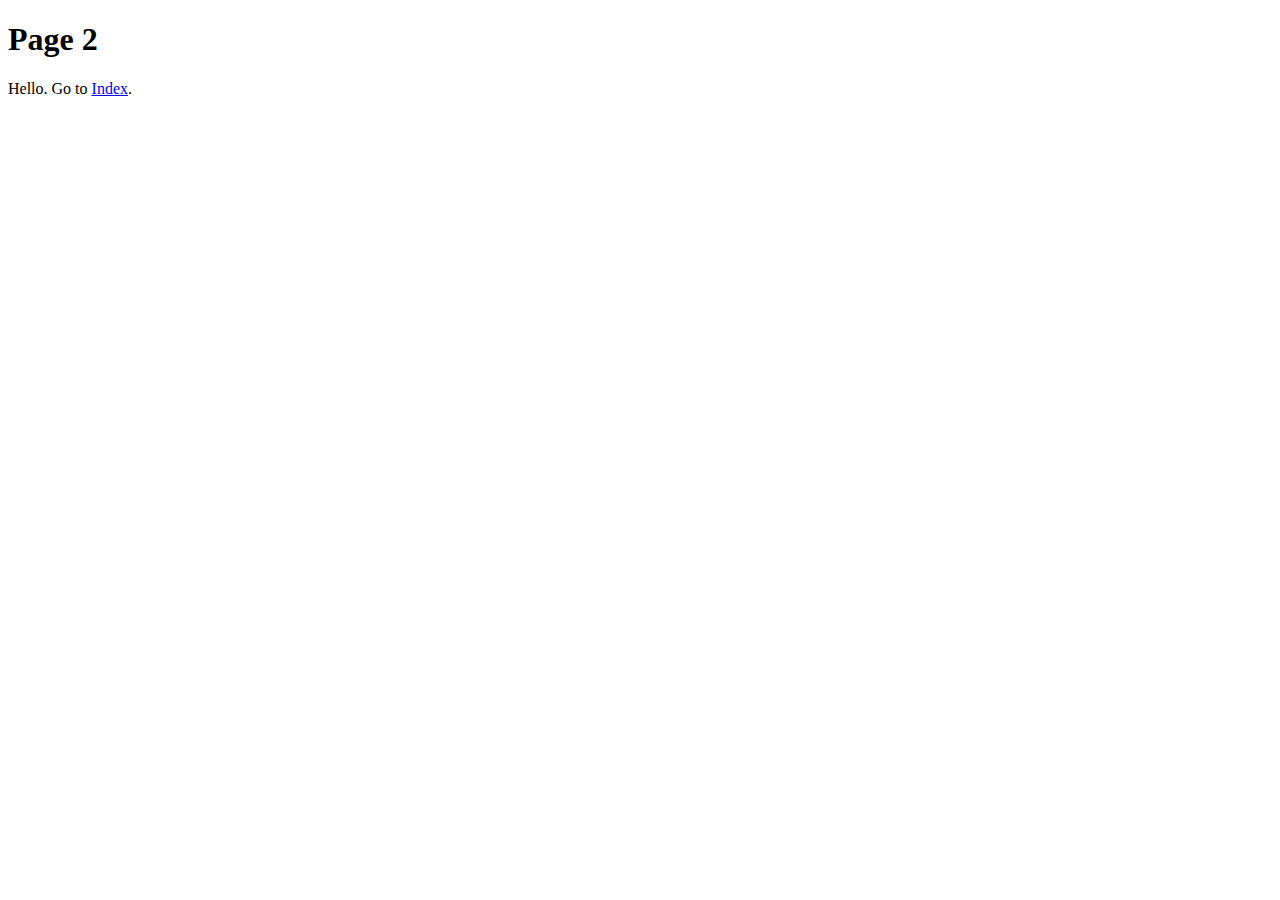
<file: lib/pjax/example/page2.html>
<!doctype html>
<html>
  <head>
    <meta charset="utf-8">
    <title>Page 2</title>
    <script src="../pjax.js"></script>
    <script src="example.js"></script>
  </head>
  <body>
    <div class="body">
      <h1>Page 2</h1>
      Hello. Go to <a href="index.html" class="js-Pjax">Index</a>.
    </div>
  </body>
</html>
</file>
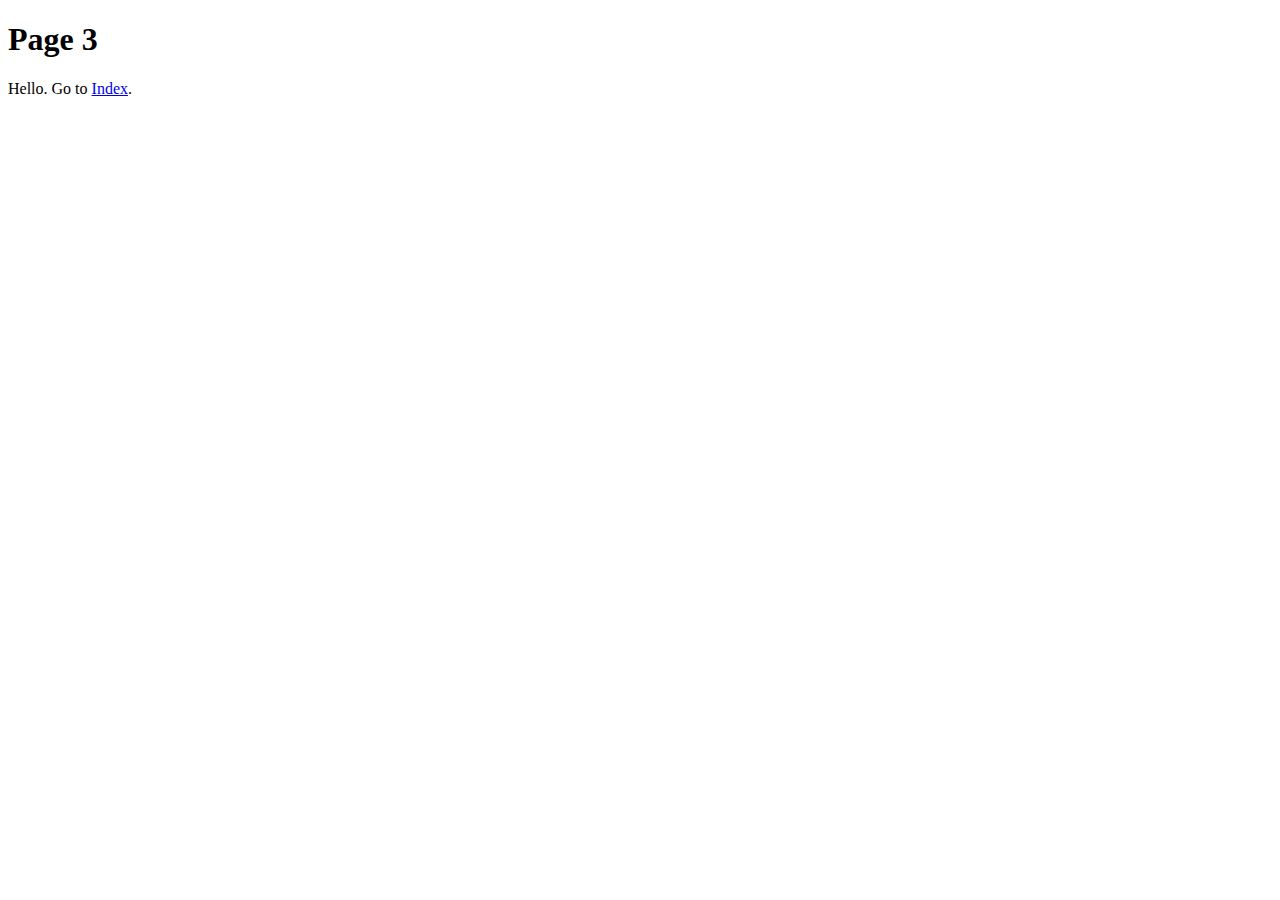
<file: lib/pjax/example/page3.html>
<!doctype html>
<html>
  <head>
    <meta charset="utf-8">
    <title>Page 3</title>
    <script src="../pjax.js"></script>
    <script src="example.js"></script>
  </head>
  <body>
    <div class="body">
      <h1>Page 3</h1>
      Hello. Go to <a href="index.html" class="js-Pjax">Index</a>.
    </div>
  </body>
</html>
</file>
<file: css/main.css>
:root {
  --body-bg-color: #f5f7f9;
  --content-bg-color: #fff;
  --card-bg-color: #f5f5f5;
  --text-color: #555;
  --blockquote-color: #666;
  --link-color: #555;
  --link-hover-color: #222;
  --brand-color: #fff;
  --brand-hover-color: #fff;
  --table-row-odd-bg-color: #f9f9f9;
  --table-row-hover-bg-color: #f5f5f5;
  --menu-item-bg-color: #f5f5f5;
  --btn-default-bg: #fff;
  --btn-default-color: #555;
  --btn-default-border-color: #555;
  --btn-default-hover-bg: #222;
  --btn-default-hover-color: #fff;
  --btn-default-hover-border-color: #222;
}
html {
  line-height: 1.15; /* 1 */
  -webkit-text-size-adjust: 100%; /* 2 */
}
body {
  margin: 0;
}
main {
  display: block;
}
h1 {
  font-size: 2em;
  margin: 0.67em 0;
}
hr {
  box-sizing: content-box; /* 1 */
  height: 0; /* 1 */
  overflow: visible; /* 2 */
}
pre {
  font-family: monospace, monospace; /* 1 */
  font-size: 1em; /* 2 */
}
a {
  background: transparent;
}
abbr[title] {
  border-bottom: none; /* 1 */
  text-decoration: underline; /* 2 */
  text-decoration: underline dotted; /* 2 */
}
b,
strong {
  font-weight: bolder;
}
code,
kbd,
samp {
  font-family: monospace, monospace; /* 1 */
  font-size: 1em; /* 2 */
}
small {
  font-size: 80%;
}
sub,
sup {
  font-size: 75%;
  line-height: 0;
  position: relative;
  vertical-align: baseline;
}
sub {
  bottom: -0.25em;
}
sup {
  top: -0.5em;
}
img {
  border-style: none;
}
button,
input,
optgroup,
select,
textarea {
  font-family: inherit; /* 1 */
  font-size: 100%; /* 1 */
  line-height: 1.15; /* 1 */
  margin: 0; /* 2 */
}
button,
input {
/* 1 */
  overflow: visible;
}
button,
select {
/* 1 */
  text-transform: none;
}
button,
[type='button'],
[type='reset'],
[type='submit'] {
  -webkit-appearance: button;
}
button::-moz-focus-inner,
[type='button']::-moz-focus-inner,
[type='reset']::-moz-focus-inner,
[type='submit']::-moz-focus-inner {
  border-style: none;
  padding: 0;
}
button:-moz-focusring,
[type='button']:-moz-focusring,
[type='reset']:-moz-focusring,
[type='submit']:-moz-focusring {
  outline: 1px dotted ButtonText;
}
fieldset {
  padding: 0.35em 0.75em 0.625em;
}
legend {
  box-sizing: border-box; /* 1 */
  color: inherit; /* 2 */
  display: table; /* 1 */
  max-width: 100%; /* 1 */
  padding: 0; /* 3 */
  white-space: normal; /* 1 */
}
progress {
  vertical-align: baseline;
}
textarea {
  overflow: auto;
}
[type='checkbox'],
[type='radio'] {
  box-sizing: border-box; /* 1 */
  padding: 0; /* 2 */
}
[type='number']::-webkit-inner-spin-button,
[type='number']::-webkit-outer-spin-button {
  height: auto;
}
[type='search'] {
  outline-offset: -2px; /* 2 */
  -webkit-appearance: textfield; /* 1 */
}
[type='search']::-webkit-search-decoration {
  -webkit-appearance: none;
}
::-webkit-file-upload-button {
  font: inherit; /* 2 */
  -webkit-appearance: button; /* 1 */
}
details {
  display: block;
}
summary {
  display: list-item;
}
template {
  display: none;
}
[hidden] {
  display: none;
}
::selection {
  background: #262a30;
  color: #eee;
}
html,
body {
  height: 100%;
}
body {
  background: var(--body-bg-color);
  color: var(--text-color);
  font-family: 'Lato', "PingFang SC", "Microsoft YaHei", sans-serif;
  font-size: 1em;
  line-height: 2;
}
@media (max-width: 991px) {
  body {
    padding-left: 0 !important;
    padding-right: 0 !important;
  }
}
h1,
h2,
h3,
h4,
h5,
h6 {
  font-family: 'Lato', "PingFang SC", "Microsoft YaHei", sans-serif;
  font-weight: bold;
  line-height: 1.5;
  margin: 20px 0 15px;
}
h1 {
  font-size: 1.5em;
}
h2 {
  font-size: 1.375em;
}
h3 {
  font-size: 1.25em;
}
h4 {
  font-size: 1.125em;
}
h5 {
  font-size: 1em;
}
h6 {
  font-size: 0.875em;
}
p {
  margin: 0 0 20px 0;
}
a,
span.exturl {
  border-bottom: 1px solid #999;
  color: var(--link-color);
  outline: 0;
  text-decoration: none;
  overflow-wrap: break-word;
  word-wrap: break-word;
  cursor: pointer;
}
a:hover,
span.exturl:hover {
  border-bottom-color: var(--link-hover-color);
  color: var(--link-hover-color);
}
iframe,
img,
video {
  display: block;
  margin-left: auto;
  margin-right: auto;
  max-width: 100%;
}
hr {
  background-image: repeating-linear-gradient(-45deg, #ddd, #ddd 4px, transparent 4px, transparent 8px);
  border: 0;
  height: 3px;
  margin: 40px 0;
}
blockquote {
  border-left: 4px solid #ddd;
  color: var(--blockquote-color);
  margin: 0;
  padding: 0 15px;
}
blockquote cite::before {
  content: '-';
  padding: 0 5px;
}
dt {
  font-weight: bold;
}
dd {
  margin: 0;
  padding: 0;
}
kbd {
  background-color: #f5f5f5;
  background-image: linear-gradient(#eee, #fff, #eee);
  border: 1px solid #ccc;
  border-radius: 0.2em;
  box-shadow: 0.1em 0.1em 0.2em rgba(0,0,0,0.1);
  color: #555;
  font-family: inherit;
  padding: 0.1em 0.3em;
  white-space: nowrap;
}
.table-container {
  overflow: auto;
}
table {
  border-collapse: collapse;
  border-spacing: 0;
  font-size: 0.875em;
  margin: 0 0 20px 0;
  width: 100%;
}
tbody tr:nth-of-type(odd) {
  background: var(--table-row-odd-bg-color);
}
tbody tr:hover {
  background: var(--table-row-hover-bg-color);
}
caption,
th,
td {
  font-weight: normal;
  padding: 8px;
  vertical-align: middle;
}
th,
td {
  border: 1px solid #ddd;
  border-bottom: 3px solid #ddd;
}
th {
  font-weight: 700;
  padding-bottom: 10px;
}
td {
  border-bottom-width: 1px;
}
.btn {
  background: var(--btn-default-bg);
  border: 2px solid var(--btn-default-border-color);
  border-radius: 2px;
  color: var(--btn-default-color);
  display: inline-block;
  font-size: 0.875em;
  line-height: 2;
  padding: 0 20px;
  text-decoration: none;
  transition-property: background-color;
  transition-delay: 0s;
  transition-duration: 0.2s;
  transition-timing-function: ease-in-out;
}
.btn:hover {
  background: var(--btn-default-hover-bg);
  border-color: var(--btn-default-hover-border-color);
  color: var(--btn-default-hover-color);
}
.btn + .btn {
  margin: 0 0 8px 8px;
}
.btn .fa-fw {
  text-align: left;
  width: 1.285714285714286em;
}
.toggle {
  line-height: 0;
}
.toggle .toggle-line {
  background: #fff;
  display: inline-block;
  height: 2px;
  left: 0;
  position: relative;
  top: 0;
  transition: all 0.4s;
  vertical-align: top;
  width: 100%;
}
.toggle .toggle-line:not(:first-child) {
  margin-top: 3px;
}
.toggle.toggle-arrow .toggle-line-first {
  left: 50%;
  top: 2px;
  transform: rotate(45deg);
  width: 50%;
}
.toggle.toggle-arrow .toggle-line-middle {
  left: 2px;
  width: 90%;
}
.toggle.toggle-arrow .toggle-line-last {
  left: 50%;
  top: -2px;
  transform: rotate(-45deg);
  width: 50%;
}
.toggle.toggle-close .toggle-line-first {
  transform: rotate(-45deg);
  top: 5px;
}
.toggle.toggle-close .toggle-line-middle {
  opacity: 0;
}
.toggle.toggle-close .toggle-line-last {
  transform: rotate(45deg);
  top: -5px;
}
.highlight-container {
  position: relative;
}
.highlight-container:hover .copy-btn,
.highlight-container .copy-btn:focus {
  opacity: 1;
}
.copy-btn {
  color: #333;
  cursor: pointer;
  line-height: 1.6;
  opacity: 0;
  padding: 2px 6px;
  position: absolute;
  transition-delay: 0s;
  transition-duration: 0.2s;
  transition-timing-function: ease-in-out;
  background-color: #eee;
  background-image: linear-gradient(#fcfcfc, #eee);
  border: 1px solid #d5d5d5;
  border-radius: 3px;
  font-size: 0.8125em;
  right: 4px;
  top: 8px;
}
.highlight,
pre {
  background: #f7f7f7;
  color: #4d4d4c;
  line-height: 1.6;
  margin: 0 auto 20px;
}
pre,
code {
  font-family: consolas, Menlo, monospace, "PingFang SC", "Microsoft YaHei";
}
code {
  background: #eee;
  border-radius: 3px;
  color: #555;
  padding: 2px 4px;
  overflow-wrap: break-word;
  word-wrap: break-word;
}
.highlight *::selection {
  background: #d6d6d6;
}
.highlight pre {
  border: 0;
  margin: 0;
  padding: 10px 0;
}
.highlight table {
  border: 0;
  margin: 0;
  width: auto;
}
.highlight td {
  border: 0;
  padding: 0;
}
.highlight figcaption {
  background: #eff2f3;
  color: #4d4d4c;
  display: flex;
  font-size: 0.875em;
  justify-content: space-between;
  line-height: 1.2;
  padding: 0.5em;
}
.highlight figcaption a {
  color: #4d4d4c;
}
.highlight figcaption a:hover {
  border-bottom-color: #4d4d4c;
}
.highlight .gutter {
  -moz-user-select: none;
  -ms-user-select: none;
  -webkit-user-select: none;
  user-select: none;
}
.highlight .gutter pre {
  background: #eff2f3;
  color: #869194;
  padding-left: 10px;
  padding-right: 10px;
  text-align: right;
}
.highlight .code pre {
  background: #f7f7f7;
  padding-left: 10px;
  width: 100%;
}
.gist table {
  width: auto;
}
.gist table td {
  border: 0;
}
pre {
  overflow: auto;
  padding: 10px;
}
pre code {
  background: none;
  color: #4d4d4c;
  font-size: 0.875em;
  padding: 0;
  text-shadow: none;
}
pre .deletion {
  background: #fdd;
}
pre .addition {
  background: #dfd;
}
pre .meta {
  color: #eab700;
  -moz-user-select: none;
  -ms-user-select: none;
  -webkit-user-select: none;
  user-select: none;
}
pre .comment {
  color: #8e908c;
}
pre .variable,
pre .attribute,
pre .tag,
pre .name,
pre .regexp,
pre .ruby .constant,
pre .xml .tag .title,
pre .xml .pi,
pre .xml .doctype,
pre .html .doctype,
pre .css .id,
pre .css .class,
pre .css .pseudo {
  color: #c82829;
}
pre .number,
pre .preprocessor,
pre .built_in,
pre .builtin-name,
pre .literal,
pre .params,
pre .constant,
pre .command {
  color: #f5871f;
}
pre .ruby .class .title,
pre .css .rules .attribute,
pre .string,
pre .symbol,
pre .value,
pre .inheritance,
pre .header,
pre .ruby .symbol,
pre .xml .cdata,
pre .special,
pre .formula {
  color: #718c00;
}
pre .title,
pre .css .hexcolor {
  color: #3e999f;
}
pre .function,
pre .python .decorator,
pre .python .title,
pre .ruby .function .title,
pre .ruby .title .keyword,
pre .perl .sub,
pre .javascript .title,
pre .coffeescript .title {
  color: #4271ae;
}
pre .keyword,
pre .javascript .function {
  color: #8959a8;
}
.blockquote-center {
  border-left: none;
  margin: 40px 0;
  padding: 0;
  position: relative;
  text-align: center;
}
.blockquote-center .fa {
  display: block;
  opacity: 0.6;
  position: absolute;
  width: 100%;
}
.blockquote-center .fa-quote-left {
  border-top: 1px solid #ccc;
  text-align: left;
  top: -20px;
}
.blockquote-center .fa-quote-right {
  border-bottom: 1px solid #ccc;
  text-align: right;
  bottom: -20px;
}
.blockquote-center p,
.blockquote-center div {
  text-align: center;
}
.post-body .group-picture img {
  margin: 0 auto;
  padding: 0 3px;
}
.group-picture-row {
  margin-bottom: 6px;
  overflow: hidden;
}
.group-picture-column {
  float: left;
  margin-bottom: 10px;
}
.post-body .label {
  color: #555;
  display: inline;
  padding: 0 2px;
}
.post-body .label.default {
  background: #f0f0f0;
}
.post-body .label.primary {
  background: #efe6f7;
}
.post-body .label.info {
  background: #e5f2f8;
}
.post-body .label.success {
  background: #e7f4e9;
}
.post-body .label.warning {
  background: #fcf6e1;
}
.post-body .label.danger {
  background: #fae8eb;
}
.post-body .tabs {
  margin-bottom: 20px;
}
.post-body .tabs,
.tabs-comment {
  display: block;
  padding-top: 10px;
  position: relative;
}
.post-body .tabs ul.nav-tabs,
.tabs-comment ul.nav-tabs {
  display: flex;
  flex-wrap: wrap;
  margin: 0;
  margin-bottom: -1px;
  padding: 0;
}
@media (max-width: 413px) {
  .post-body .tabs ul.nav-tabs,
  .tabs-comment ul.nav-tabs {
    display: block;
    margin-bottom: 5px;
  }
}
.post-body .tabs ul.nav-tabs li.tab,
.tabs-comment ul.nav-tabs li.tab {
  border-bottom: 1px solid #ddd;
  border-left: 1px solid transparent;
  border-right: 1px solid transparent;
  border-top: 3px solid transparent;
  flex-grow: 1;
  list-style-type: none;
  border-radius: 0 0 0 0;
}
@media (max-width: 413px) {
  .post-body .tabs ul.nav-tabs li.tab,
  .tabs-comment ul.nav-tabs li.tab {
    border-bottom: 1px solid transparent;
    border-left: 3px solid transparent;
    border-right: 1px solid transparent;
    border-top: 1px solid transparent;
  }
}
@media (max-width: 413px) {
  .post-body .tabs ul.nav-tabs li.tab,
  .tabs-comment ul.nav-tabs li.tab {
    border-radius: 0;
  }
}
.post-body .tabs ul.nav-tabs li.tab a,
.tabs-comment ul.nav-tabs li.tab a {
  border-bottom: initial;
  display: block;
  line-height: 1.8;
  outline: 0;
  padding: 0.25em 0.75em;
  text-align: center;
  transition-delay: 0s;
  transition-duration: 0.2s;
  transition-timing-function: ease-out;
}
.post-body .tabs ul.nav-tabs li.tab a i,
.tabs-comment ul.nav-tabs li.tab a i {
  width: 1.285714285714286em;
}
.post-body .tabs ul.nav-tabs li.tab.active,
.tabs-comment ul.nav-tabs li.tab.active {
  border-bottom: 1px solid transparent;
  border-left: 1px solid #ddd;
  border-right: 1px solid #ddd;
  border-top: 3px solid #fc6423;
}
@media (max-width: 413px) {
  .post-body .tabs ul.nav-tabs li.tab.active,
  .tabs-comment ul.nav-tabs li.tab.active {
    border-bottom: 1px solid #ddd;
    border-left: 3px solid #fc6423;
    border-right: 1px solid #ddd;
    border-top: 1px solid #ddd;
  }
}
.post-body .tabs ul.nav-tabs li.tab.active a,
.tabs-comment ul.nav-tabs li.tab.active a {
  color: var(--link-color);
  cursor: default;
}
.post-body .tabs .tab-content .tab-pane,
.tabs-comment .tab-content .tab-pane {
  border: 1px solid #ddd;
  border-top: 0;
  padding: 20px 20px 0 20px;
  border-radius: 0;
}
.post-body .tabs .tab-content .tab-pane:not(.active),
.tabs-comment .tab-content .tab-pane:not(.active) {
  display: none;
}
.post-body .tabs .tab-content .tab-pane.active,
.tabs-comment .tab-content .tab-pane.active {
  display: block;
}
.post-body .tabs .tab-content .tab-pane.active:nth-of-type(1),
.tabs-comment .tab-content .tab-pane.active:nth-of-type(1) {
  border-radius: 0 0 0 0;
}
@media (max-width: 413px) {
  .post-body .tabs .tab-content .tab-pane.active:nth-of-type(1),
  .tabs-comment .tab-content .tab-pane.active:nth-of-type(1) {
    border-radius: 0;
  }
}
.post-body .note {
  border-radius: 3px;
  margin-bottom: 20px;
  padding: 1em;
  position: relative;
  border: 1px solid #eee;
  border-left-width: 5px;
}
.post-body .note h2,
.post-body .note h3,
.post-body .note h4,
.post-body .note h5,
.post-body .note h6 {
  margin-top: 0;
  border-bottom: initial;
  margin-bottom: 0;
  padding-top: 0;
}
.post-body .note p:first-child,
.post-body .note ul:first-child,
.post-body .note ol:first-child,
.post-body .note table:first-child,
.post-body .note pre:first-child,
.post-body .note blockquote:first-child,
.post-body .note img:first-child {
  margin-top: 0;
}
.post-body .note p:last-child,
.post-body .note ul:last-child,
.post-body .note ol:last-child,
.post-body .note table:last-child,
.post-body .note pre:last-child,
.post-body .note blockquote:last-child,
.post-body .note img:last-child {
  margin-bottom: 0;
}
.post-body .note.default {
  border-left-color: #777;
}
.post-body .note.default h2,
.post-body .note.default h3,
.post-body .note.default h4,
.post-body .note.default h5,
.post-body .note.default h6 {
  color: #777;
}
.post-body .note.primary {
  border-left-color: #6f42c1;
}
.post-body .note.primary h2,
.post-body .note.primary h3,
.post-body .note.primary h4,
.post-body .note.primary h5,
.post-body .note.primary h6 {
  color: #6f42c1;
}
.post-body .note.info {
  border-left-color: #428bca;
}
.post-body .note.info h2,
.post-body .note.info h3,
.post-body .note.info h4,
.post-body .note.info h5,
.post-body .note.info h6 {
  color: #428bca;
}
.post-body .note.success {
  border-left-color: #5cb85c;
}
.post-body .note.success h2,
.post-body .note.success h3,
.post-body .note.success h4,
.post-body .note.success h5,
.post-body .note.success h6 {
  color: #5cb85c;
}
.post-body .note.warning {
  border-left-color: #f0ad4e;
}
.post-body .note.warning h2,
.post-body .note.warning h3,
.post-body .note.warning h4,
.post-body .note.warning h5,
.post-body .note.warning h6 {
  color: #f0ad4e;
}
.post-body .note.danger {
  border-left-color: #d9534f;
}
.post-body .note.danger h2,
.post-body .note.danger h3,
.post-body .note.danger h4,
.post-body .note.danger h5,
.post-body .note.danger h6 {
  color: #d9534f;
}
.pagination .prev,
.pagination .next,
.pagination .page-number,
.pagination .space {
  display: inline-block;
  margin: 0 10px;
  padding: 0 11px;
  position: relative;
  top: -1px;
}
@media (max-width: 767px) {
  .pagination .prev,
  .pagination .next,
  .pagination .page-number,
  .pagination .space {
    margin: 0 5px;
  }
}
.pagination {
  border-top: 1px solid #eee;
  margin: 120px 0 0;
  text-align: center;
}
.pagination .prev,
.pagination .next,
.pagination .page-number {
  border-bottom: 0;
  border-top: 1px solid #eee;
  transition-property: border-color;
  transition-delay: 0s;
  transition-duration: 0.2s;
  transition-timing-function: ease-in-out;
}
.pagination .prev:hover,
.pagination .next:hover,
.pagination .page-number:hover {
  border-top-color: #222;
}
.pagination .space {
  margin: 0;
  padding: 0;
}
.pagination .prev {
  margin-left: 0;
}
.pagination .next {
  margin-right: 0;
}
.pagination .page-number.current {
  background: #ccc;
  border-top-color: #ccc;
  color: #fff;
}
@media (max-width: 767px) {
  .pagination {
    border-top: none;
  }
  .pagination .prev,
  .pagination .next,
  .pagination .page-number {
    border-bottom: 1px solid #eee;
    border-top: 0;
    margin-bottom: 10px;
    padding: 0 10px;
  }
  .pagination .prev:hover,
  .pagination .next:hover,
  .pagination .page-number:hover {
    border-bottom-color: #222;
  }
}
.comments {
  margin-top: 60px;
  overflow: hidden;
}
.comment-button-group {
  display: flex;
  flex-wrap: wrap-reverse;
  justify-content: center;
  margin: 1em 0;
}
.comment-button-group .comment-button {
  margin: 0.1em 0.2em;
}
.comment-button-group .comment-button.active {
  background: var(--btn-default-hover-bg);
  border-color: var(--btn-default-hover-border-color);
  color: var(--btn-default-hover-color);
}
.comment-position {
  display: none;
}
.comment-position.active {
  display: block;
}
.tabs-comment {
  background: var(--content-bg-color);
  margin-top: 4em;
  padding-top: 0;
}
.tabs-comment .comments {
  border: 0;
  box-shadow: none;
  margin-top: 0;
  padding-top: 0;
}
.container {
  min-height: 100%;
  position: relative;
}
.main-inner {
  margin: 0 auto;
  width: calc(100% - 20px);
}
@media (min-width: 1200px) {
  .main-inner {
    width: 1160px;
  }
}
@media (min-width: 1600px) {
  .main-inner {
    width: 73%;
  }
}
@media (max-width: 767px) {
  .content-wrap {
    padding: 0 20px;
  }
}
.header {
  background: transparent;
}
.header-inner {
  margin: 0 auto;
  width: calc(100% - 20px);
}
@media (min-width: 1200px) {
  .header-inner {
    width: 1160px;
  }
}
@media (min-width: 1600px) {
  .header-inner {
    width: 73%;
  }
}
.site-brand-container {
  display: flex;
  flex-shrink: 0;
  padding: 0 10px;
}
.headband {
  background: #222;
  height: 3px;
}
.site-meta {
  flex-grow: 1;
  text-align: center;
}
@media (max-width: 767px) {
  .site-meta {
    text-align: center;
  }
}
.brand {
  border-bottom: none;
  color: var(--brand-color);
  display: inline-block;
  line-height: 1.375em;
  padding: 0 40px;
  position: relative;
}
.brand:hover {
  color: var(--brand-hover-color);
}
.site-title {
  font-family: 'Lato', "PingFang SC", "Microsoft YaHei", sans-serif;
  font-size: 1.375em;
  font-weight: normal;
  margin: 0;
}
.site-subtitle {
  color: #ddd;
  font-size: 0.8125em;
  margin: 10px 0;
}
.use-motion .brand {
  opacity: 0;
}
.use-motion .site-title,
.use-motion .site-subtitle,
.use-motion .custom-logo-image {
  opacity: 0;
  position: relative;
  top: -10px;
}
.site-nav-toggle,
.site-nav-right {
  display: none;
}
@media (max-width: 767px) {
  .site-nav-toggle,
  .site-nav-right {
    display: flex;
    flex-direction: column;
    justify-content: center;
  }
}
.site-nav-toggle .toggle,
.site-nav-right .toggle {
  color: var(--text-color);
  padding: 10px;
  width: 22px;
}
.site-nav-toggle .toggle .toggle-line,
.site-nav-right .toggle .toggle-line {
  background: var(--text-color);
  border-radius: 1px;
}
.site-nav {
  display: block;
}
@media (max-width: 767px) {
  .site-nav {
    clear: both;
    display: none;
  }
}
.site-nav.site-nav-on {
  display: block;
}
.menu {
  margin-top: 20px;
  padding-left: 0;
  text-align: center;
}
.menu-item {
  display: inline-block;
  list-style: none;
  margin: 0 10px;
}
@media (max-width: 767px) {
  .menu-item {
    display: block;
    margin-top: 10px;
  }
  .menu-item.menu-item-search {
    display: none;
  }
}
.menu-item a,
.menu-item span.exturl {
  border-bottom: 0;
  display: block;
  font-size: 0.8125em;
  transition-property: border-color;
  transition-delay: 0s;
  transition-duration: 0.2s;
  transition-timing-function: ease-in-out;
}
@media (hover: none) {
  .menu-item a:hover,
  .menu-item span.exturl:hover {
    border-bottom-color: transparent !important;
  }
}
.menu-item .fa,
.menu-item .fab,
.menu-item .far,
.menu-item .fas {
  margin-right: 8px;
}
.menu-item .badge {
  display: inline-block;
  font-weight: bold;
  line-height: 1;
  margin-left: 0.35em;
  margin-top: 0.35em;
  text-align: center;
  white-space: nowrap;
}
@media (max-width: 767px) {
  .menu-item .badge {
    float: right;
    margin-left: 0;
  }
}
.menu-item-active a,
.menu .menu-item a:hover,
.menu .menu-item span.exturl:hover {
  background: var(--menu-item-bg-color);
}
.use-motion .menu-item {
  opacity: 0;
}
.sidebar {
  background: #222;
  bottom: 0;
  box-shadow: inset 0 2px 6px #000;
  position: fixed;
  top: 0;
}
@media (max-width: 991px) {
  .sidebar {
    display: none;
  }
}
.sidebar-inner {
  color: #999;
  padding: 18px 10px;
  text-align: center;
}
.cc-license {
  margin-top: 10px;
  text-align: center;
}
.cc-license .cc-opacity {
  border-bottom: none;
  opacity: 0.7;
}
.cc-license .cc-opacity:hover {
  opacity: 0.9;
}
.cc-license img {
  display: inline-block;
}
.site-author-image {
  border: 1px solid #eee;
  display: block;
  margin: 0 auto;
  max-width: 120px;
  padding: 2px;
}
.site-author-name {
  color: var(--text-color);
  font-weight: 600;
  margin: 0;
  text-align: center;
}
.site-description {
  color: #999;
  font-size: 0.8125em;
  margin-top: 0;
  text-align: center;
}
.links-of-author {
  margin-top: 15px;
}
.links-of-author a,
.links-of-author span.exturl {
  border-bottom-color: #555;
  display: inline-block;
  font-size: 0.8125em;
  margin-bottom: 10px;
  margin-right: 10px;
  vertical-align: middle;
}
.links-of-author a::before,
.links-of-author span.exturl::before {
  background: #deff09;
  border-radius: 50%;
  content: ' ';
  display: inline-block;
  height: 4px;
  margin-right: 3px;
  vertical-align: middle;
  width: 4px;
}
.sidebar-button {
  margin-top: 15px;
}
.sidebar-button a {
  border: 1px solid #fc6423;
  border-radius: 4px;
  color: #fc6423;
  display: inline-block;
  padding: 0 15px;
}
.sidebar-button a .fa,
.sidebar-button a .fab,
.sidebar-button a .far,
.sidebar-button a .fas {
  margin-right: 5px;
}
.sidebar-button a:hover {
  background: #fc6423;
  border: 1px solid #fc6423;
  color: #fff;
}
.sidebar-button a:hover .fa,
.sidebar-button a:hover .fab,
.sidebar-button a:hover .far,
.sidebar-button a:hover .fas {
  color: #fff;
}
.links-of-blogroll {
  font-size: 0.8125em;
  margin-top: 10px;
}
.links-of-blogroll-title {
  font-size: 0.875em;
  font-weight: 600;
  margin-top: 0;
}
.links-of-blogroll-list {
  list-style: none;
  margin: 0;
  padding: 0;
}
#sidebar-dimmer {
  display: none;
}
@media (max-width: 767px) {
  #sidebar-dimmer {
    background: #000;
    display: block;
    height: 100%;
    left: 100%;
    opacity: 0;
    position: fixed;
    top: 0;
    width: 100%;
    z-index: 1100;
  }
  .sidebar-active + #sidebar-dimmer {
    opacity: 0.7;
    transform: translateX(-100%);
    transition: opacity 0.5s;
  }
}
.sidebar-nav {
  margin: 0;
  padding-bottom: 20px;
  padding-left: 0;
}
.sidebar-nav li {
  border-bottom: 1px solid transparent;
  color: var(--text-color);
  cursor: pointer;
  display: inline-block;
  font-size: 0.875em;
}
.sidebar-nav li.sidebar-nav-overview {
  margin-left: 10px;
}
.sidebar-nav li:hover {
  color: #fc6423;
}
.sidebar-nav .sidebar-nav-active {
  border-bottom-color: #fc6423;
  color: #fc6423;
}
.sidebar-nav .sidebar-nav-active:hover {
  color: #fc6423;
}
.sidebar-panel {
  display: none;
  overflow-x: hidden;
  overflow-y: auto;
}
.sidebar-panel-active {
  display: block;
}
.sidebar-toggle {
  background: #222;
  bottom: 45px;
  cursor: pointer;
  height: 14px;
  left: 30px;
  padding: 5px;
  position: fixed;
  width: 14px;
  z-index: 1300;
}
@media (max-width: 991px) {
  .sidebar-toggle {
    left: 20px;
    opacity: 0.8;
    display: none;
  }
}
.sidebar-toggle:hover .toggle-line {
  background: #fc6423;
}
.post-toc {
  font-size: 0.875em;
}
.post-toc ol {
  list-style: none;
  margin: 0;
  padding: 0 2px 5px 10px;
  text-align: left;
}
.post-toc ol > ol {
  padding-left: 0;
}
.post-toc ol a {
  transition-property: all;
  transition-delay: 0s;
  transition-duration: 0.2s;
  transition-timing-function: ease-in-out;
}
.post-toc .nav-item {
  line-height: 1.8;
  overflow: hidden;
  text-overflow: ellipsis;
  white-space: nowrap;
}
.post-toc .nav .nav-child {
  display: none;
}
.post-toc .nav .active > .nav-child {
  display: block;
}
.post-toc .nav .active-current > .nav-child {
  display: block;
}
.post-toc .nav .active-current > .nav-child > .nav-item {
  display: block;
}
.post-toc .nav .active > a {
  border-bottom-color: #fc6423;
  color: #fc6423;
}
.post-toc .nav .active-current > a {
  color: #fc6423;
}
.post-toc .nav .active-current > a:hover {
  color: #fc6423;
}
.site-state {
  display: flex;
  justify-content: center;
  line-height: 1.4;
  margin-top: 10px;
  overflow: hidden;
  text-align: center;
  white-space: nowrap;
}
.site-state-item {
  padding: 0 15px;
}
.site-state-item:not(:first-child) {
  border-left: 1px solid #eee;
}
.site-state-item a {
  border-bottom: none;
}
.site-state-item-count {
  display: block;
  font-size: 1em;
  font-weight: 600;
  text-align: center;
}
.site-state-item-name {
  color: #999;
  font-size: 0.8125em;
}
.footer {
  color: #999;
  font-size: 0.875em;
  padding: 20px 0;
}
.footer.footer-fixed {
  bottom: 0;
  left: 0;
  position: absolute;
  right: 0;
}
.footer-inner {
  box-sizing: border-box;
  margin: 0 auto;
  text-align: center;
  width: calc(100% - 20px);
}
@media (min-width: 1200px) {
  .footer-inner {
    width: 1160px;
  }
}
@media (min-width: 1600px) {
  .footer-inner {
    width: 73%;
  }
}
.languages {
  display: inline-block;
  font-size: 1.125em;
  position: relative;
}
.languages .lang-select-label span {
  margin: 0 0.5em;
}
.languages .lang-select {
  height: 100%;
  left: 0;
  opacity: 0;
  position: absolute;
  top: 0;
  width: 100%;
}
.with-love {
  color: #ff0000;
  display: inline-block;
  margin: 0 5px;
}
.powered-by,
.theme-info {
  display: inline-block;
}
@-moz-keyframes iconAnimate {
  0%, 100% {
    transform: scale(1);
  }
  10%, 30% {
    transform: scale(0.9);
  }
  20%, 40%, 60%, 80% {
    transform: scale(1.1);
  }
  50%, 70% {
    transform: scale(1.1);
  }
}
@-webkit-keyframes iconAnimate {
  0%, 100% {
    transform: scale(1);
  }
  10%, 30% {
    transform: scale(0.9);
  }
  20%, 40%, 60%, 80% {
    transform: scale(1.1);
  }
  50%, 70% {
    transform: scale(1.1);
  }
}
@-o-keyframes iconAnimate {
  0%, 100% {
    transform: scale(1);
  }
  10%, 30% {
    transform: scale(0.9);
  }
  20%, 40%, 60%, 80% {
    transform: scale(1.1);
  }
  50%, 70% {
    transform: scale(1.1);
  }
}
@keyframes iconAnimate {
  0%, 100% {
    transform: scale(1);
  }
  10%, 30% {
    transform: scale(0.9);
  }
  20%, 40%, 60%, 80% {
    transform: scale(1.1);
  }
  50%, 70% {
    transform: scale(1.1);
  }
}
.back-to-top {
  font-size: 12px;
  text-align: center;
  transition-delay: 0s;
  transition-duration: 0.2s;
  transition-timing-function: ease-in-out;
}
.back-to-top {
  background: #222;
  bottom: -100px;
  box-sizing: border-box;
  color: #fff;
  cursor: pointer;
  left: 30px;
  opacity: 0.6;
  padding: 0 6px;
  position: fixed;
  transition-property: bottom;
  z-index: 1300;
  width: 24px;
}
.back-to-top span {
  display: none;
}
.back-to-top:hover {
  color: #fc6423;
}
.back-to-top.back-to-top-on {
  bottom: 30px;
}
@media (max-width: 991px) {
  .back-to-top {
    left: 20px;
    opacity: 0.8;
  }
}
.reading-progress-bar {
  background: #37c6c0;
  display: block;
  height: 3px;
  left: 0;
  position: fixed;
  width: 0;
  z-index: 1500;
  top: 0;
}
.post-body {
  font-family: 'Lato', "PingFang SC", "Microsoft YaHei", sans-serif;
  overflow-wrap: break-word;
  word-wrap: break-word;
}
@media (min-width: 1200px) {
  .post-body {
    font-size: 1.125em;
  }
}
.post-body .exturl .fa {
  font-size: 0.875em;
  margin-left: 4px;
}
.post-body .image-caption,
.post-body .figure .caption {
  color: #999;
  font-size: 0.875em;
  font-weight: bold;
  line-height: 1;
  margin: -20px auto 15px;
  text-align: center;
}
.post-sticky-flag {
  display: inline-block;
  transform: rotate(30deg);
}
.post-button {
  margin-top: 40px;
  text-align: center;
}
.use-motion .post-block,
.use-motion .pagination,
.use-motion .comments {
  opacity: 0;
}
.use-motion .post-header {
  opacity: 0;
}
.use-motion .post-body {
  opacity: 0;
}
.use-motion .collection-header {
  opacity: 0;
}
.posts-collapse {
  margin-left: 35px;
  position: relative;
}
@media (max-width: 767px) {
  .posts-collapse {
    margin-left: 0px;
    margin-right: 0px;
  }
}
.posts-collapse .collection-title {
  font-size: 1.125em;
  position: relative;
}
.posts-collapse .collection-title::before {
  background: #999;
  border: 1px solid #fff;
  border-radius: 50%;
  content: ' ';
  height: 10px;
  left: 0;
  margin-left: -6px;
  margin-top: -4px;
  position: absolute;
  top: 50%;
  width: 10px;
}
.posts-collapse .collection-year {
  font-size: 1.5em;
  font-weight: bold;
  margin: 60px 0;
  position: relative;
}
.posts-collapse .collection-year::before {
  background: #bbb;
  border-radius: 50%;
  content: ' ';
  height: 8px;
  left: 0;
  margin-left: -4px;
  margin-top: -4px;
  position: absolute;
  top: 50%;
  width: 8px;
}
.posts-collapse .collection-header {
  display: block;
  margin: 0 0 0 20px;
}
.posts-collapse .collection-header small {
  color: #bbb;
  margin-left: 5px;
}
.posts-collapse .post-header {
  border-bottom: 1px dashed #ccc;
  margin: 30px 0;
  padding-left: 15px;
  position: relative;
  transition-property: border;
  transition-delay: 0s;
  transition-duration: 0.2s;
  transition-timing-function: ease-in-out;
}
.posts-collapse .post-header::before {
  background: #bbb;
  border: 1px solid #fff;
  border-radius: 50%;
  content: ' ';
  height: 6px;
  left: 0;
  margin-left: -4px;
  position: absolute;
  top: 0.75em;
  transition-property: background;
  width: 6px;
  transition-delay: 0s;
  transition-duration: 0.2s;
  transition-timing-function: ease-in-out;
}
.posts-collapse .post-header:hover {
  border-bottom-color: #666;
}
.posts-collapse .post-header:hover::before {
  background: #222;
}
.posts-collapse .post-meta {
  display: inline;
  font-size: 0.75em;
  margin-right: 10px;
}
.posts-collapse .post-title {
  display: inline;
}
.posts-collapse .post-title a,
.posts-collapse .post-title span.exturl {
  border-bottom: none;
  color: var(--link-color);
}
.posts-collapse .post-title .fa-external-link-alt {
  font-size: 0.875em;
  margin-left: 5px;
}
.posts-collapse::before {
  background: #f5f5f5;
  content: ' ';
  height: 100%;
  left: 0;
  margin-left: -2px;
  position: absolute;
  top: 1.25em;
  width: 4px;
}
.post-eof {
  background: #ccc;
  height: 1px;
  margin: 80px auto 60px;
  text-align: center;
  width: 8%;
}
.post-block:last-of-type .post-eof {
  display: none;
}
.content {
  padding-top: 40px;
}
@media (min-width: 992px) {
  .post-body {
    text-align: justify;
  }
}
@media (max-width: 991px) {
  .post-body {
    text-align: justify;
  }
}
.post-body h1,
.post-body h2,
.post-body h3,
.post-body h4,
.post-body h5,
.post-body h6 {
  padding-top: 10px;
}
.post-body h1 .header-anchor,
.post-body h2 .header-anchor,
.post-body h3 .header-anchor,
.post-body h4 .header-anchor,
.post-body h5 .header-anchor,
.post-body h6 .header-anchor {
  border-bottom-style: none;
  color: #ccc;
  float: right;
  margin-left: 10px;
  visibility: hidden;
}
.post-body h1 .header-anchor:hover,
.post-body h2 .header-anchor:hover,
.post-body h3 .header-anchor:hover,
.post-body h4 .header-anchor:hover,
.post-body h5 .header-anchor:hover,
.post-body h6 .header-anchor:hover {
  color: inherit;
}
.post-body h1:hover .header-anchor,
.post-body h2:hover .header-anchor,
.post-body h3:hover .header-anchor,
.post-body h4:hover .header-anchor,
.post-body h5:hover .header-anchor,
.post-body h6:hover .header-anchor {
  visibility: visible;
}
.post-body iframe,
.post-body img,
.post-body video {
  margin-bottom: 20px;
}
.post-body .video-container {
  height: 0;
  margin-bottom: 20px;
  overflow: hidden;
  padding-top: 75%;
  position: relative;
  width: 100%;
}
.post-body .video-container iframe,
.post-body .video-container object,
.post-body .video-container embed {
  height: 100%;
  left: 0;
  margin: 0;
  position: absolute;
  top: 0;
  width: 100%;
}
.post-gallery {
  align-items: center;
  display: grid;
  grid-gap: 10px;
  grid-template-columns: 1fr 1fr 1fr;
  margin-bottom: 20px;
}
@media (max-width: 767px) {
  .post-gallery {
    grid-template-columns: 1fr 1fr;
  }
}
.post-gallery a {
  border: 0;
}
.post-gallery img {
  margin: 0;
}
.posts-expand .post-header {
  font-size: 1.125em;
}
.posts-expand .post-title {
  font-size: 1.5em;
  font-weight: normal;
  margin: initial;
  text-align: center;
  overflow-wrap: break-word;
  word-wrap: break-word;
}
.posts-expand .post-title-link {
  border-bottom: none;
  color: var(--link-color);
  display: inline-block;
  position: relative;
  vertical-align: top;
}
.posts-expand .post-title-link::before {
  background: var(--link-color);
  bottom: 0;
  content: '';
  height: 2px;
  left: 0;
  position: absolute;
  transform: scaleX(0);
  visibility: hidden;
  width: 100%;
  transition-delay: 0s;
  transition-duration: 0.2s;
  transition-timing-function: ease-in-out;
}
.posts-expand .post-title-link:hover::before {
  transform: scaleX(1);
  visibility: visible;
}
.posts-expand .post-title-link .fa-external-link-alt {
  font-size: 0.875em;
  margin-left: 5px;
}
.posts-expand .post-meta {
  color: #999;
  font-family: 'Lato', "PingFang SC", "Microsoft YaHei", sans-serif;
  font-size: 0.75em;
  margin: 3px 0 60px 0;
  text-align: center;
}
.posts-expand .post-meta .post-description {
  font-size: 0.875em;
  margin-top: 2px;
}
.posts-expand .post-meta time {
  border-bottom: 1px dashed #999;
  cursor: pointer;
}
.post-meta .post-meta-item + .post-meta-item::before {
  content: '|';
  margin: 0 0.5em;
}
.post-meta-divider {
  margin: 0 0.5em;
}
.post-meta-item-icon {
  margin-right: 3px;
}
@media (max-width: 991px) {
  .post-meta-item-icon {
    display: inline-block;
  }
}
@media (max-width: 991px) {
  .post-meta-item-text {
    display: none;
  }
}
.post-nav {
  border-top: 1px solid #eee;
  display: flex;
  justify-content: space-between;
  margin-top: 15px;
  padding: 10px 5px 0;
}
.post-nav-item {
  flex: 1;
}
.post-nav-item a {
  border-bottom: none;
  display: block;
  font-size: 0.875em;
  line-height: 1.6;
  position: relative;
}
.post-nav-item a:active {
  top: 2px;
}
.post-nav-item .fa {
  font-size: 0.75em;
}
.post-nav-item:first-child {
  margin-right: 15px;
}
.post-nav-item:first-child .fa {
  margin-right: 5px;
}
.post-nav-item:last-child {
  margin-left: 15px;
  text-align: right;
}
.post-nav-item:last-child .fa {
  margin-left: 5px;
}
.rtl.post-body p,
.rtl.post-body a,
.rtl.post-body h1,
.rtl.post-body h2,
.rtl.post-body h3,
.rtl.post-body h4,
.rtl.post-body h5,
.rtl.post-body h6,
.rtl.post-body li,
.rtl.post-body ul,
.rtl.post-body ol {
  direction: rtl;
  font-family: UKIJ Ekran;
}
.rtl.post-title {
  font-family: UKIJ Ekran;
}
.post-tags {
  margin-top: 40px;
  text-align: center;
}
.post-tags a {
  display: inline-block;
  font-size: 0.8125em;
}
.post-tags a:not(:last-child) {
  margin-right: 10px;
}
.post-widgets {
  border-top: 1px solid #eee;
  margin-top: 15px;
  text-align: center;
}
.wp_rating {
  height: 20px;
  line-height: 20px;
  margin-top: 10px;
  padding-top: 6px;
  text-align: center;
}
.social-like {
  display: flex;
  font-size: 0.875em;
  justify-content: center;
  text-align: center;
}
.reward-container {
  margin: 20px auto;
  padding: 10px 0;
  text-align: center;
  width: 90%;
}
.reward-container button {
  background: transparent;
  border: 1px solid #fc6423;
  border-radius: 0;
  color: #fc6423;
  cursor: pointer;
  line-height: 2;
  outline: 0;
  padding: 0 15px;
  vertical-align: text-top;
}
.reward-container button:hover {
  background: #fc6423;
  border: 1px solid transparent;
  color: #fa9366;
}
#qr {
  padding-top: 20px;
}
#qr a {
  border: 0;
}
#qr img {
  display: inline-block;
  margin: 0.8em 2em 0 2em;
  max-width: 100%;
  width: 180px;
}
#qr p {
  text-align: center;
}
.category-all-page .category-all-title {
  text-align: center;
}
.category-all-page .category-all {
  margin-top: 20px;
}
.category-all-page .category-list {
  list-style: none;
  margin: 0;
  padding: 0;
}
.category-all-page .category-list-item {
  margin: 5px 10px;
}
.category-all-page .category-list-count {
  color: #bbb;
}
.category-all-page .category-list-count::before {
  content: ' (';
  display: inline;
}
.category-all-page .category-list-count::after {
  content: ') ';
  display: inline;
}
.category-all-page .category-list-child {
  padding-left: 10px;
}
.event-list {
  padding: 0;
}
.event-list hr {
  background: #222;
  margin: 20px 0 45px 0;
}
.event-list hr::after {
  background: #222;
  color: #fff;
  content: 'NOW';
  display: inline-block;
  font-weight: bold;
  padding: 0 5px;
  text-align: right;
}
.event-list .event {
  background: #222;
  margin: 20px 0;
  min-height: 40px;
  padding: 15px 0 15px 10px;
}
.event-list .event .event-summary {
  color: #fff;
  margin: 0;
  padding-bottom: 3px;
}
.event-list .event .event-summary::before {
  animation: dot-flash 1s alternate infinite ease-in-out;
  color: #fff;
  content: '\f111';
  display: inline-block;
  font-size: 10px;
  margin-right: 25px;
  vertical-align: middle;
  font-family: 'Font Awesome 5 Free';
  font-weight: 900;
}
.event-list .event .event-relative-time {
  color: #bbb;
  display: inline-block;
  font-size: 12px;
  font-weight: normal;
  padding-left: 12px;
}
.event-list .event .event-details {
  color: #fff;
  display: block;
  line-height: 18px;
  margin-left: 56px;
  padding-bottom: 6px;
  padding-top: 3px;
  text-indent: -24px;
}
.event-list .event .event-details::before {
  color: #fff;
  display: inline-block;
  margin-right: 9px;
  text-align: center;
  text-indent: 0;
  width: 14px;
  font-family: 'Font Awesome 5 Free';
  font-weight: 900;
}
.event-list .event .event-details.event-location::before {
  content: '\f041';
}
.event-list .event .event-details.event-duration::before {
  content: '\f017';
}
.event-list .event-past {
  background: #f5f5f5;
}
.event-list .event-past .event-summary,
.event-list .event-past .event-details {
  color: #bbb;
  opacity: 0.9;
}
.event-list .event-past .event-summary::before,
.event-list .event-past .event-details::before {
  animation: none;
  color: #bbb;
}
@-moz-keyframes dot-flash {
  from {
    opacity: 1;
    transform: scale(1);
  }
  to {
    opacity: 0;
    transform: scale(0.8);
  }
}
@-webkit-keyframes dot-flash {
  from {
    opacity: 1;
    transform: scale(1);
  }
  to {
    opacity: 0;
    transform: scale(0.8);
  }
}
@-o-keyframes dot-flash {
  from {
    opacity: 1;
    transform: scale(1);
  }
  to {
    opacity: 0;
    transform: scale(0.8);
  }
}
@keyframes dot-flash {
  from {
    opacity: 1;
    transform: scale(1);
  }
  to {
    opacity: 0;
    transform: scale(0.8);
  }
}
ul.breadcrumb {
  font-size: 0.75em;
  list-style: none;
  margin: 1em 0;
  padding: 0 2em;
  text-align: center;
}
ul.breadcrumb li {
  display: inline;
}
ul.breadcrumb li + li::before {
  content: '/\00a0';
  font-weight: normal;
  padding: 0.5em;
}
ul.breadcrumb li + li:last-child {
  font-weight: bold;
}
.tag-cloud {
  text-align: center;
}
.tag-cloud a {
  display: inline-block;
  margin: 10px;
}
.tag-cloud a:hover {
  color: var(--link-hover-color) !important;
}
.header {
  margin: 0 auto;
  position: relative;
  width: calc(100% - 20px);
}
@media (min-width: 1200px) {
  .header {
    width: 1160px;
  }
}
@media (min-width: 1600px) {
  .header {
    width: 73%;
  }
}
@media (max-width: 991px) {
  .header {
    width: auto;
  }
}
.header-inner {
  background: var(--content-bg-color);
  border-radius: initial;
  box-shadow: initial;
  overflow: hidden;
  padding: 0;
  position: absolute;
  top: 0;
  width: 240px;
}
@media (min-width: 1200px) {
  .header-inner {
    width: 240px;
  }
}
@media (max-width: 991px) {
  .header-inner {
    border-radius: initial;
    position: relative;
    width: auto;
  }
}
.main-inner {
  align-items: flex-start;
  display: flex;
  justify-content: space-between;
  flex-direction: row-reverse;
}
@media (max-width: 991px) {
  .main-inner {
    width: auto;
  }
}
.content-wrap {
  background: var(--content-bg-color);
  border-radius: initial;
  box-shadow: initial;
  box-sizing: border-box;
  padding: 40px;
  width: calc(100% - 252px);
}
@media (max-width: 991px) {
  .content-wrap {
    border-radius: initial;
    padding: 20px;
    width: 100%;
  }
}
.footer-inner {
  padding-left: 260px;
}
.back-to-top {
  left: auto;
  right: 30px;
}
@media (max-width: 991px) {
  .back-to-top {
    right: 20px;
  }
}
@media (max-width: 991px) {
  .footer-inner {
    padding-left: 0;
    padding-right: 0;
    width: auto;
  }
}
.site-brand-container {
  background: #222;
}
@media (max-width: 991px) {
  .site-brand-container {
    box-shadow: 0 0 16px rgba(0,0,0,0.5);
  }
}
.site-meta {
  padding: 20px 0;
}
.brand {
  padding: 0;
}
.site-subtitle {
  margin: 10px 10px 0;
}
.custom-logo-image {
  margin-top: 20px;
}
@media (max-width: 991px) {
  .custom-logo-image {
    display: none;
  }
}
@media (min-width: 768px) and (max-width: 991px) {
  .site-nav-toggle,
  .site-nav-right {
    display: flex;
    flex-direction: column;
    justify-content: center;
  }
}
.site-nav-toggle .toggle,
.site-nav-right .toggle {
  color: #fff;
}
.site-nav-toggle .toggle .toggle-line,
.site-nav-right .toggle .toggle-line {
  background: #fff;
}
@media (min-width: 768px) and (max-width: 991px) {
  .site-nav {
    display: none;
  }
}
.menu .menu-item {
  display: block;
  margin: 0;
}
.menu .menu-item a,
.menu .menu-item span.exturl {
  padding: 5px 20px;
  position: relative;
  text-align: left;
  transition-property: background-color;
}
@media (max-width: 991px) {
  .menu .menu-item.menu-item-search {
    display: none;
  }
}
.menu .menu-item .badge {
  background: #ccc;
  border-radius: 10px;
  color: #fff;
  float: right;
  padding: 2px 5px;
  text-shadow: 1px 1px 0 rgba(0,0,0,0.1);
  vertical-align: middle;
}
.main-menu .menu-item-active a::after {
  background: #bbb;
  border-radius: 50%;
  content: ' ';
  height: 6px;
  margin-top: -3px;
  position: absolute;
  right: 15px;
  top: 50%;
  width: 6px;
}
.sub-menu {
  background: var(--content-bg-color);
  border-bottom: 1px solid #ddd;
  margin: 0;
  padding: 6px 0;
}
.sub-menu .menu-item {
  display: inline-block;
}
.sub-menu .menu-item a,
.sub-menu .menu-item span.exturl {
  background: transparent;
  margin: 5px 10px;
  padding: initial;
}
.sub-menu .menu-item a:hover,
.sub-menu .menu-item span.exturl:hover {
  background: transparent;
  color: #fc6423;
}
.sub-menu .menu-item-active a {
  border-bottom-color: #fc6423;
  color: #fc6423;
}
.sub-menu .menu-item-active a:hover {
  border-bottom-color: #fc6423;
}
.sidebar {
  background: var(--body-bg-color);
  box-shadow: none;
  margin-top: 100%;
  position: static;
  width: 240px;
}
@media (max-width: 991px) {
  .sidebar {
    display: none;
  }
}
.sidebar-toggle {
  display: none;
}
.sidebar-inner {
  background: var(--content-bg-color);
  border-radius: initial;
  box-shadow: initial;
  box-sizing: border-box;
  color: var(--text-color);
  width: 240px;
  opacity: 0;
}
.sidebar-inner.affix {
  position: fixed;
  top: 12px;
}
.sidebar-inner.affix-bottom {
  position: absolute;
}
.site-state-item {
  padding: 0 10px;
}
.sidebar-button {
  border-bottom: 1px dotted #ccc;
  border-top: 1px dotted #ccc;
  margin-top: 10px;
  text-align: center;
}
.sidebar-button a {
  border: 0;
  color: #fc6423;
  display: block;
}
.sidebar-button a:hover {
  background: none;
  border: 0;
  color: #e34603;
}
.sidebar-button a:hover .fa,
.sidebar-button a:hover .fab,
.sidebar-button a:hover .far,
.sidebar-button a:hover .fas {
  color: #e34603;
}
.links-of-author {
  display: flex;
  flex-wrap: wrap;
  margin-top: 10px;
  justify-content: center;
}
.links-of-author-item {
  margin: 5px 0 0;
  width: 50%;
}
.links-of-author-item a,
.links-of-author-item span.exturl {
  box-sizing: border-box;
  display: inline-block;
  margin-bottom: 0;
  margin-right: 0;
  max-width: 216px;
  overflow: hidden;
  padding: 0 5px;
  text-overflow: ellipsis;
  white-space: nowrap;
}
.links-of-author-item a,
.links-of-author-item span.exturl {
  border-bottom: none;
  display: block;
  text-decoration: none;
}
.links-of-author-item a::before,
.links-of-author-item span.exturl::before {
  display: none;
}
.links-of-author-item a:hover,
.links-of-author-item span.exturl:hover {
  background: var(--body-bg-color);
  border-radius: 4px;
}
.links-of-author-item .fa,
.links-of-author-item .fab,
.links-of-author-item .far,
.links-of-author-item .fas {
  margin-right: 2px;
}
.links-of-blogroll-item {
  padding: 0;
}
</file>
